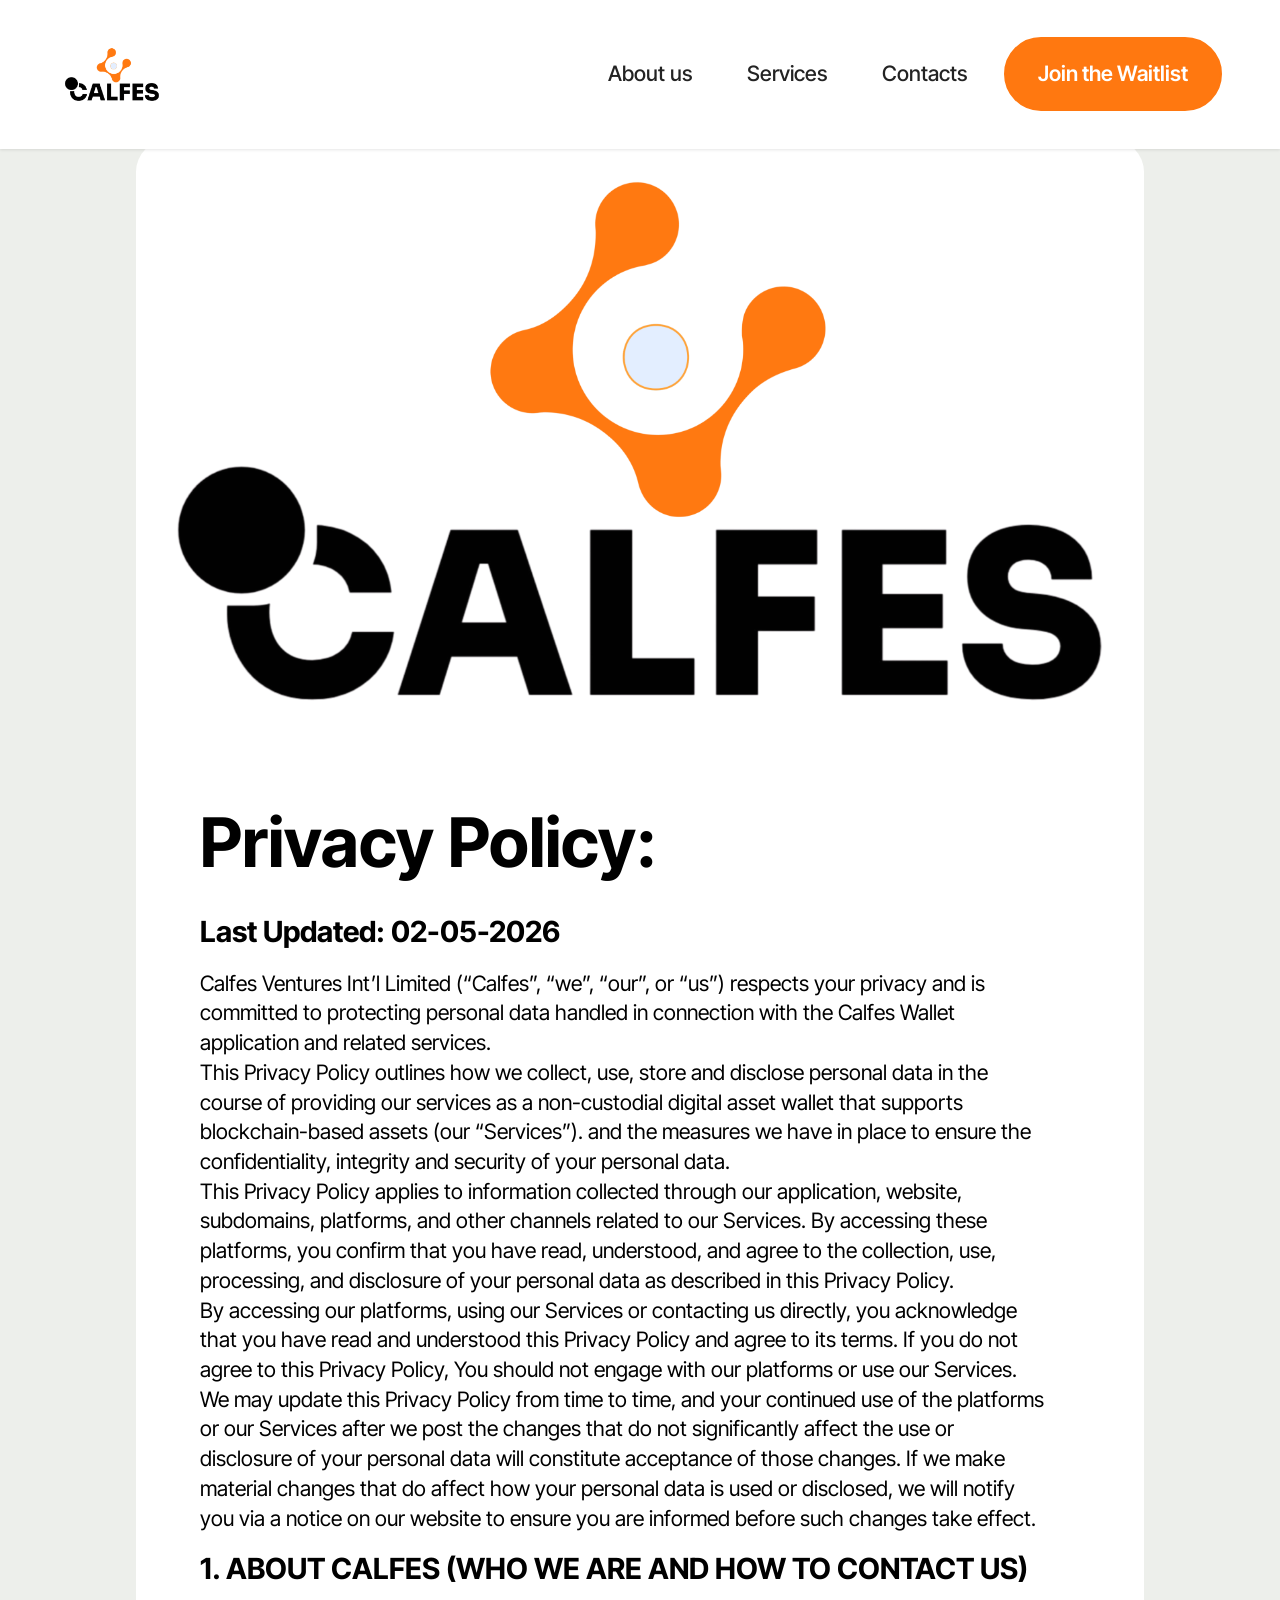
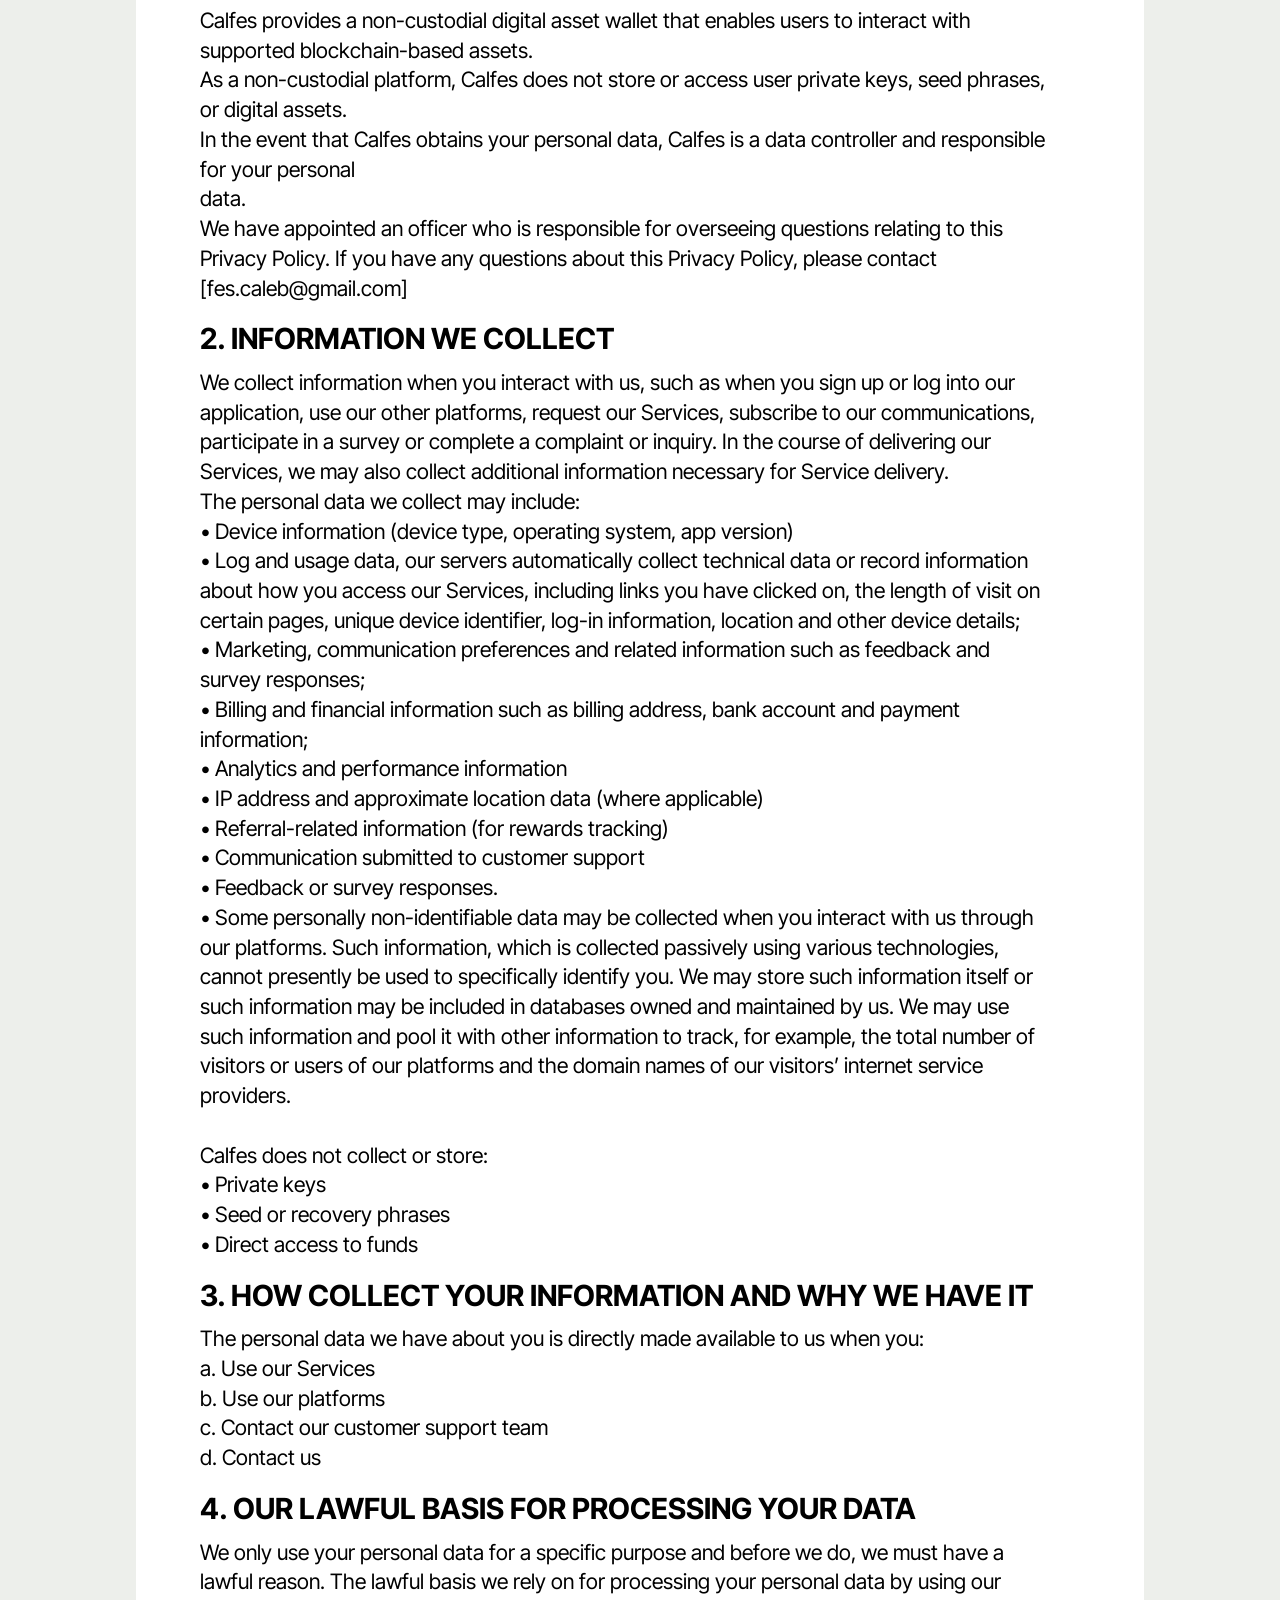
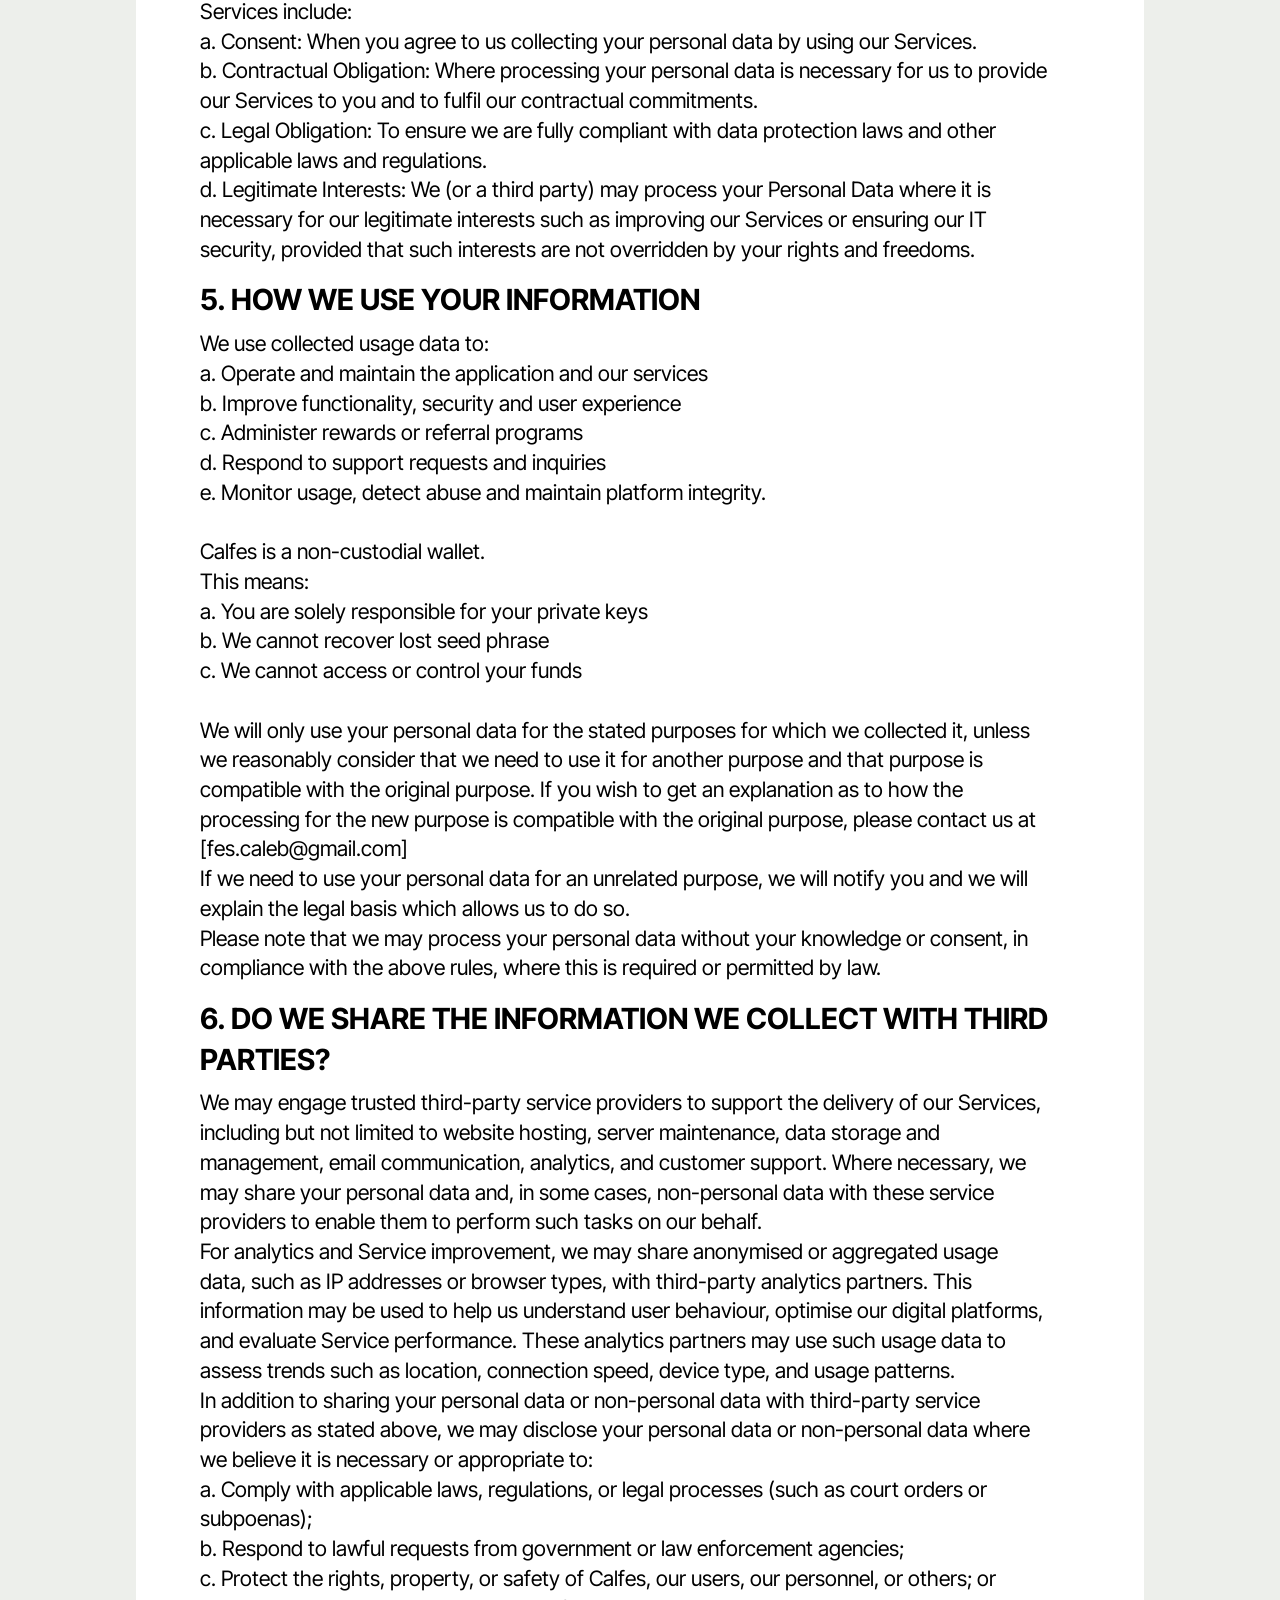
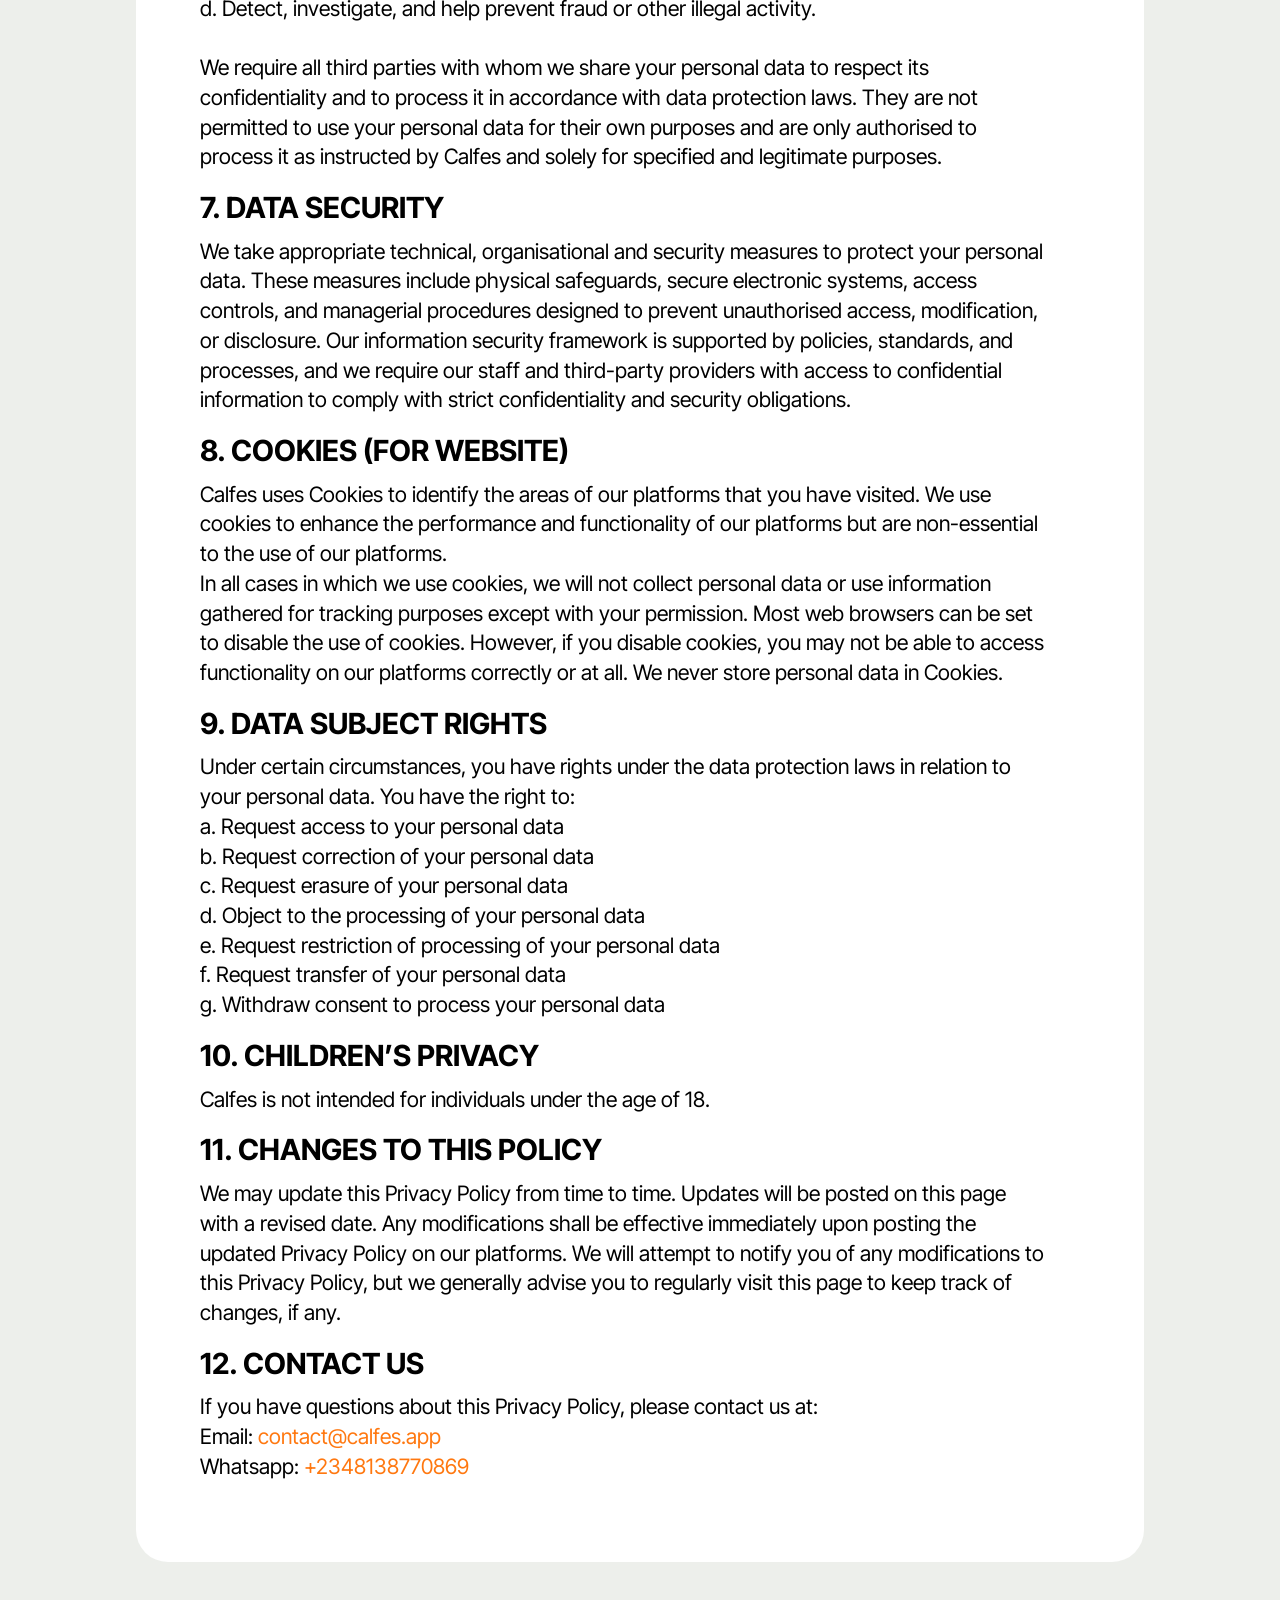
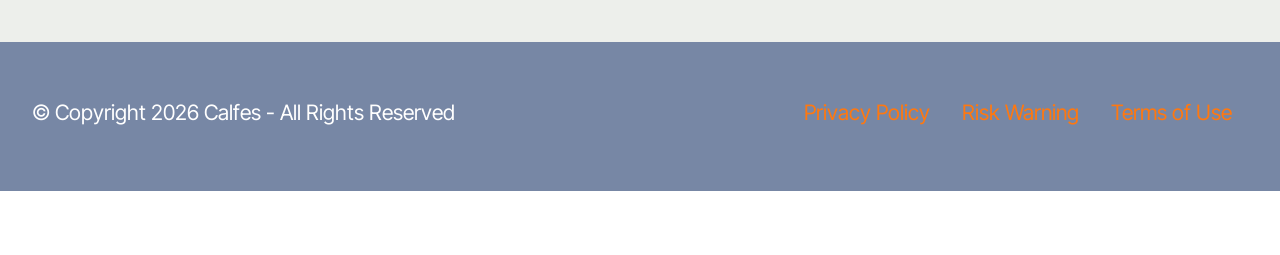
<file: privacypolicy.html>
<!DOCTYPE html>
<html  >
<head>
  <!-- Site made by IDCL Africa -->
  <meta charset="UTF-8">
  <meta http-equiv="X-UA-Compatible" content="IE=edge">
  <meta name="generator" content="Mobirise v6.1.12, mobirise.com">
  <meta name="viewport" content="width=device-width, initial-scale=1, minimum-scale=1">
  <link rel="shortcut icon" href="assets/images/calfes-blk.png" type="image/x-icon">
  <meta name="description" content="">
  
  
  <title>Privacy Policy</title>
  <link rel="stylesheet" href="assets/bootstrap/css/bootstrap.min.css">
  <link rel="stylesheet" href="assets/dropdown/css/style.css">
  <link rel="stylesheet" href="assets/socicon/css/styles.css">
  <link rel="stylesheet" href="assets/theme/css/style.css">
  <link rel="preload" href="https://fonts.googleapis.com/css?family=Inter+Tight:100,200,300,400,500,600,700,800,900,100i,200i,300i,400i,500i,600i,700i,800i,900i&display=swap" as="style" onload="this.onload=null;this.rel='stylesheet'">
  <noscript><link rel="stylesheet" href="https://fonts.googleapis.com/css?family=Inter+Tight:100,200,300,400,500,600,700,800,900,100i,200i,300i,400i,500i,600i,700i,800i,900i&display=swap"></noscript>
  <link rel="preload" as="style" href="assets/mobirise/css/mbr-additional.css?v=o91eUd"><link rel="stylesheet" href="assets/mobirise/css/mbr-additional.css?v=o91eUd" type="text/css">

  
  
  
</head>
<body>
  
  <section data-bs-version="5.1" class="menu menu1 cid-vhpEsGPoHD" once="menu" id="menu1-11">
    

    <nav class="navbar navbar-dropdown navbar-fixed-top navbar-expand-lg">
        <div class="container-fluid">
            <div class="navbar-brand">
                <span class="navbar-logo">
                    
                        <img src="assets/images/calfes-blk.png" alt="" style="height: 8rem;">
                    
                </span>
                
            </div>
            <button class="navbar-toggler" type="button" data-toggle="collapse" data-bs-toggle="collapse" data-target="#navbarSupportedContent" data-bs-target="#navbarSupportedContent" aria-controls="navbarNavAltMarkup" aria-expanded="false" aria-label="Toggle navigation">
                <div class="hamburger">
                    <span></span>
                    <span></span>
                    <span></span>
                    <span></span>
                </div>
            </button>
            <div class="collapse navbar-collapse" id="navbarSupportedContent">
                <ul class="navbar-nav nav-dropdown" data-app-modern-menu="true"><li class="nav-item"><a class="nav-link link text-black text-primary display-4" href="index.html#header1-i">
                            About us</a></li>
                    <li class="nav-item"><a class="nav-link link text-black text-primary display-4" href="index.html#features027-j">
                            Services</a></li>
                    <li class="nav-item"><a class="nav-link link text-black text-primary display-4" href="index.html#social02-w">Contacts</a>
                    </li></ul>
                
                <div class="navbar-buttons mbr-section-btn"><a class="btn btn-primary display-4" href="index.html#form01-1c" target="_blank">Join the Waitlist</a></div>
            </div>
        </div>
    </nav>
</section>

<section data-bs-version="5.1" class="article8 cid-vkkGrIxMSo" id="article08-19">
  

  
  
  <div class="container">
    <div class="row justify-content-center">
      <div class="card col-md-12 col-lg-10">
        <div class="card-wrapper">
          <div class="image-wrapper d-flex justify-content-center mb-4">
            <img src="assets/images/calfes-blk-1.png" alt="">
          </div>
          <div class="card-content-text">
            <h3 class="card-title mbr-fonts-style mbr-white mt-3 mb-4 display-1"><strong>Privacy Policy:</strong><strong><br></strong>
          </h3>
          <div class="row card-box align-left">
            <div class="item features-without-image col-12">
              <div class="item-wrapper">
                <h4 class="mbr-section-subtitle mbr-fonts-style mb-3 display-5"><strong>Last Updated: 02-05-2026</strong></h4>
                <p class="mbr-text mbr-fonts-style display-7">Calfes Ventures Int’l Limited (“Calfes”, “we”, “our”, or “us”) respects your privacy and is committed to protecting personal data handled in connection with the Calfes Wallet application and related services.
<br>This Privacy Policy outlines how we collect, use, store and disclose personal data in the course of providing our services as a non-custodial digital asset wallet that supports blockchain-based assets (our “Services”). and the measures we have in place to ensure the confidentiality, integrity and security of your personal data.
<br>This Privacy Policy applies to information collected through our application, website, subdomains, platforms, and other channels related to our Services. By accessing these platforms, you confirm that you have read, understood, and agree to the collection, use, processing, and disclosure of your personal data as described in this Privacy Policy.
<br>By accessing our platforms, using our Services or contacting us directly, you acknowledge that you have read and understood this Privacy Policy and agree to its terms. If you do not agree to this Privacy Policy, You should not engage with our platforms or use our Services. We may update this Privacy Policy from time to time, and your continued use of the platforms or our Services after we post the changes that do not significantly affect the use or disclosure of your personal data will constitute acceptance of those changes. If we make material changes that do affect how your personal data is used or disclosed, we will notify you via a notice on our website to ensure you are informed before such changes take effect.</p>
              </div>
            </div><div class="item features-without-image col-12">
              <div class="item-wrapper">
                <h4 class="mbr-section-subtitle mbr-fonts-style mb-3 display-5"><strong>1. ABOUT CALFES (WHO WE ARE AND HOW TO CONTACT US)</strong></h4>
                <p class="mbr-text mbr-fonts-style display-7">Calfes provides a non-custodial digital asset wallet that enables users to interact with supported blockchain-based assets.
<br>As a non-custodial platform, Calfes does not store or access user private keys, seed phrases, or digital assets.
<br>In the event that Calfes obtains your personal data, Calfes is a data controller and responsible for your personal
<br>data.
<br>We have appointed an officer who is responsible for overseeing questions relating to this Privacy Policy. If you have any questions about this Privacy Policy, please contact [fes.caleb@gmail.com]</p>
              </div>
            </div>
            <div class="item features-without-image col-12">
              <div class="item-wrapper">
                <h4 class="mbr-section-subtitle mbr-fonts-style display-5">
                  <strong>2. INFORMATION WE COLLECT</strong></h4>
                <p class="mbr-text mbr-fonts-style display-7">We collect information when you interact with us, such as when you sign up or log into our application, use our other platforms, request our Services, subscribe to our communications, participate in a survey or complete a complaint or inquiry. In the course of delivering our Services, we may also collect additional information necessary for Service delivery.
<br>The personal data we collect may include:<br>• Device information (device type, operating system, app version)
<br>• Log and usage data, our servers automatically collect technical data or record information about how you access our Services, including links you have clicked on, the length of visit on certain pages, unique device identifier, log-in information, location and other device details;
<br>• Marketing, communication preferences and related information such as feedback and survey responses;
<br>• Billing and financial information such as billing address, bank account and payment information;
<br>• Analytics and performance information
<br>• IP address and approximate location data (where applicable)
<br>• Referral-related information (for rewards tracking)
<br>• Communication submitted to customer support
<br>• Feedback or survey responses.
<br>• Some personally non-identifiable data may be collected when you interact with us through our platforms. Such information, which is collected passively using various technologies, cannot presently be used to specifically identify you. We may store such information itself or such information may be included in databases owned and maintained by us. We may use such information and pool it with other information to track, for example, the total number of visitors or users of our platforms and the domain names of our visitors’ internet service providers.
<br><br>Calfes does not collect or store:
<br>• Private keys
<br>• Seed or recovery phrases
<br>• Direct access to funds<br></p>
              </div>
            </div>
            <div class="item features-without-image col-12">
              <div class="item-wrapper">
                <h4 class="mbr-section-subtitle mbr-fonts-style display-5"><strong>3. HOW COLLECT YOUR INFORMATION AND WHY WE HAVE IT</strong></h4>
                <p class="mbr-text mbr-fonts-style display-7">The personal data we have about you is directly made available to us when you:
<br>a. Use our Services
<br>b. Use our platforms
<br>c. Contact our customer support team
<br>d. Contact us</p>
              </div>
            </div><div class="item features-without-image col-12">
              <div class="item-wrapper">
                <h4 class="mbr-section-subtitle mbr-fonts-style display-5"><strong>4. OUR LAWFUL BASIS FOR PROCESSING YOUR DATA</strong></h4>
                <p class="mbr-text mbr-fonts-style display-7">We only use your personal data for a specific purpose and before we do, we must have a lawful reason. The lawful basis we rely on for processing your personal data by using our Services include:
<br>a. Consent: When you agree to us collecting your personal data by using our Services.
<br>b. Contractual Obligation: Where processing your personal data is necessary for us to provide our Services to you and to fulfil our contractual commitments.
<br>c. Legal Obligation: To ensure we are fully compliant with data protection laws and other applicable laws and regulations.
<br>d. Legitimate Interests: We (or a third party) may process your Personal Data where it is necessary for our legitimate interests such as improving our Services or ensuring our IT security, provided that such interests are not overridden by your rights and freedoms.</p>
              </div>
            </div><div class="item features-without-image col-12">
              <div class="item-wrapper">
                <h4 class="mbr-section-subtitle mbr-fonts-style display-5"><strong>5. HOW WE USE YOUR INFORMATION</strong></h4>
                <p class="mbr-text mbr-fonts-style display-7">We use collected usage data to:
<br>a. Operate and maintain the application and our services
<br>b. Improve functionality, security and user experience
<br>c. Administer rewards or referral programs
<br>d. Respond to support requests and inquiries
<br>e. Monitor usage, detect abuse and maintain platform integrity.
<br><br>Calfes is a non-custodial wallet.
<br>This means:
<br>a. You are solely responsible for your private keys
<br>b. We cannot recover lost seed phrase
<br>c. We cannot access or control your funds<br>
<br>We will only use your personal data for the stated purposes for which we collected it, unless we reasonably consider that we need to use it for another purpose and that purpose is compatible with the original purpose. If you wish to get an explanation as to how the processing for the new purpose is compatible with the original purpose, please contact us at [fes.caleb@gmail.com]
<br>If we need to use your personal data for an unrelated purpose, we will notify you and we will explain the legal basis which allows us to do so.
<br>Please note that we may process your personal data without your knowledge or consent, in compliance with the above rules, where this is required or permitted by law.<br></p>
              </div>
            </div><div class="item features-without-image col-12">
              <div class="item-wrapper">
                <h4 class="mbr-section-subtitle mbr-fonts-style display-5"><strong>6. DO WE SHARE THE INFORMATION WE COLLECT WITH THIRD PARTIES?</strong></h4>
                <p class="mbr-text mbr-fonts-style display-7">We may engage trusted third-party service providers to support the delivery of our Services, including but not limited to website hosting, server maintenance, data storage and management, email communication, analytics, and customer support. Where necessary, we may share your personal data and, in some cases, non-personal data with these service providers to enable them to perform such tasks on our behalf.
<br>For analytics and Service improvement, we may share anonymised or aggregated usage data, such as IP addresses or browser types, with third-party analytics partners. This information may be used to help us understand user behaviour, optimise our digital platforms, and evaluate Service performance. These analytics partners may use such usage data to assess trends such as location, connection speed, device type, and usage patterns.
<br>In addition to sharing your personal data or non-personal data with third-party service providers as stated above, we may disclose your personal data or non-personal data where we believe it is necessary or appropriate to:
<br>a. Comply with applicable laws, regulations, or legal processes (such as court orders or subpoenas);
<br>b. Respond to lawful requests from government or law enforcement agencies;
<br>c. Protect the rights, property, or safety of Calfes, our users, our personnel, or others; or
<br>d. Detect, investigate, and help prevent fraud or other illegal activity.
<br><br>We require all third parties with whom we share your personal data to respect its confidentiality and to process it in accordance with data protection laws. They are not permitted to use your personal data for their own purposes and are only authorised to process it as instructed by Calfes and solely for specified and legitimate purposes.<br></p>
              </div>
            </div><div class="item features-without-image col-12">
              <div class="item-wrapper">
                <h4 class="mbr-section-subtitle mbr-fonts-style display-5"><strong>7. DATA SECURITY</strong></h4>
                <p class="mbr-text mbr-fonts-style display-7">We take appropriate technical, organisational and security measures to protect your personal data. These measures include physical safeguards, secure electronic systems, access controls, and managerial procedures designed to prevent unauthorised access, modification, or disclosure. Our information security framework is supported by policies, standards, and processes, and we require our staff and third-party providers with access to confidential information to comply with strict confidentiality and security obligations.<br></p>
              </div>
            </div><div class="item features-without-image col-12">
              <div class="item-wrapper">
                <h4 class="mbr-section-subtitle mbr-fonts-style display-5"><strong>8. COOKIES (FOR WEBSITE)</strong></h4>
                <p class="mbr-text mbr-fonts-style display-7">Calfes uses Cookies to identify the areas of our platforms that you have visited. We use cookies to enhance the performance and functionality of our platforms but are non-essential to the use of our platforms.
<br>In all cases in which we use cookies, we will not collect personal data or use information gathered for tracking purposes except with your permission. Most web browsers can be set to disable the use of cookies. However, if you disable cookies, you may not be able to access functionality on our platforms correctly or at all. We never store personal data in Cookies.<br></p>
              </div>
            </div><div class="item features-without-image col-12">
              <div class="item-wrapper">
                <h4 class="mbr-section-subtitle mbr-fonts-style display-5"><strong>9. DATA SUBJECT RIGHTS</strong></h4>
                <p class="mbr-text mbr-fonts-style display-7">Under certain circumstances, you have rights under the data protection laws in relation to your personal data. You have the right to:
<br>a. Request access to your personal data
<br>b. Request correction of your personal data
<br>c. Request erasure of your personal data
<br>d. Object to the processing of your personal data
<br>e. Request restriction of processing of your personal data
<br>f. Request transfer of your personal data
<br>g. Withdraw consent to process your personal data<br></p>
              </div>
            </div><div class="item features-without-image col-12">
              <div class="item-wrapper">
                <h4 class="mbr-section-subtitle mbr-fonts-style display-5"><strong>10. CHILDREN’S PRIVACY</strong></h4>
                <p class="mbr-text mbr-fonts-style display-7">Calfes is not intended for individuals under the age of 18.<br></p>
              </div>
            </div><div class="item features-without-image col-12">
              <div class="item-wrapper">
                <h4 class="mbr-section-subtitle mbr-fonts-style display-5"><strong>11. CHANGES TO THIS POLICY</strong></h4>
                <p class="mbr-text mbr-fonts-style display-7">We may update this Privacy Policy from time to time. Updates will be posted on this page with a revised date. Any modifications shall be effective immediately upon posting the updated Privacy Policy on our platforms. We will attempt to notify you of any modifications to this Privacy Policy, but we generally advise you to regularly visit this page to keep track of changes, if any.<br></p>
              </div>
            </div><div class="item features-without-image col-12">
              <div class="item-wrapper">
                <h4 class="mbr-section-subtitle mbr-fonts-style display-5"><strong>12. CONTACT US</strong></h4>
                <p class="mbr-text mbr-fonts-style display-7">If you have questions about this Privacy Policy, please contact us at:
<br>Email: <a href="mailto:contact@calfes.app" class="text-primary">contact@calfes.app</a>
<br>Whatsapp: <a href="https://wa.me/2348138770869" class="text-primary">+2348138770869</a><br></p>
              </div>
            </div>

            
          </div>
          </div>
        </div>
      </div>
    </div>
  </div>
</section>

<section data-bs-version="5.1" class="footer2 cid-vjSi1VwbHP" once="footers" id="footer02-12">
    

    
    

    <div class="container">
        <div class="row">
            <div class="col-12 col-lg-6 center mt-2 mb-3">
                <p class="mbr-fonts-style copyright mb-0 display-7">
                    © Copyright 2026 Calfes - All Rights Reserved
                </p>
            </div>
            <div class="col-12 col-lg-6 center">
                <div class="row-links mt-2 mb-3">
                    <ul class="row-links-soc">
                        
                        
                        
                        
                    <li class="row-links-soc-item mbr-fonts-style display-7"><a href="privacypolicy.html#article08-19" class="text-primary" target="_blank">Privacy Policy</a></li><li class="row-links-soc-item mbr-fonts-style display-7"><a href="riskwarning.html#article08-1a" class="text-primary" target="_blank">Risk Warning</a></li><li class="row-links-soc-item mbr-fonts-style display-7"><a href="termsofuse.html#article08-1b" class="text-primary" target="_blank">Terms of Use</a></li></ul>
                </div>
            </div>
        </div>
    </div>
</section><section class="display-7" style="padding: 0;align-items: center;justify-content: center;flex-wrap: wrap;    align-content: center;display: flex;position: relative;height: 4rem;"><a href="" style="flex: 1 1;height: 4rem;position: absolute;width: 100%;z-index: 1;"><img alt="" style="height: 4rem;" src="[data-uri]"></a><p style="margin: 0;text-align: center;" class="display-7">&#8204;</p><a style="z-index:1" href=""></a></section><script src="assets/bootstrap/js/bootstrap.bundle.min.js"></script>  <script src="assets/smoothscroll/smooth-scroll.js"></script>  <script src="assets/ytplayer/index.js"></script>  <script src="assets/dropdown/js/navbar-dropdown.js"></script>  <script src="assets/theme/js/script.js"></script>  
  
  
</body>
</html>
</file>
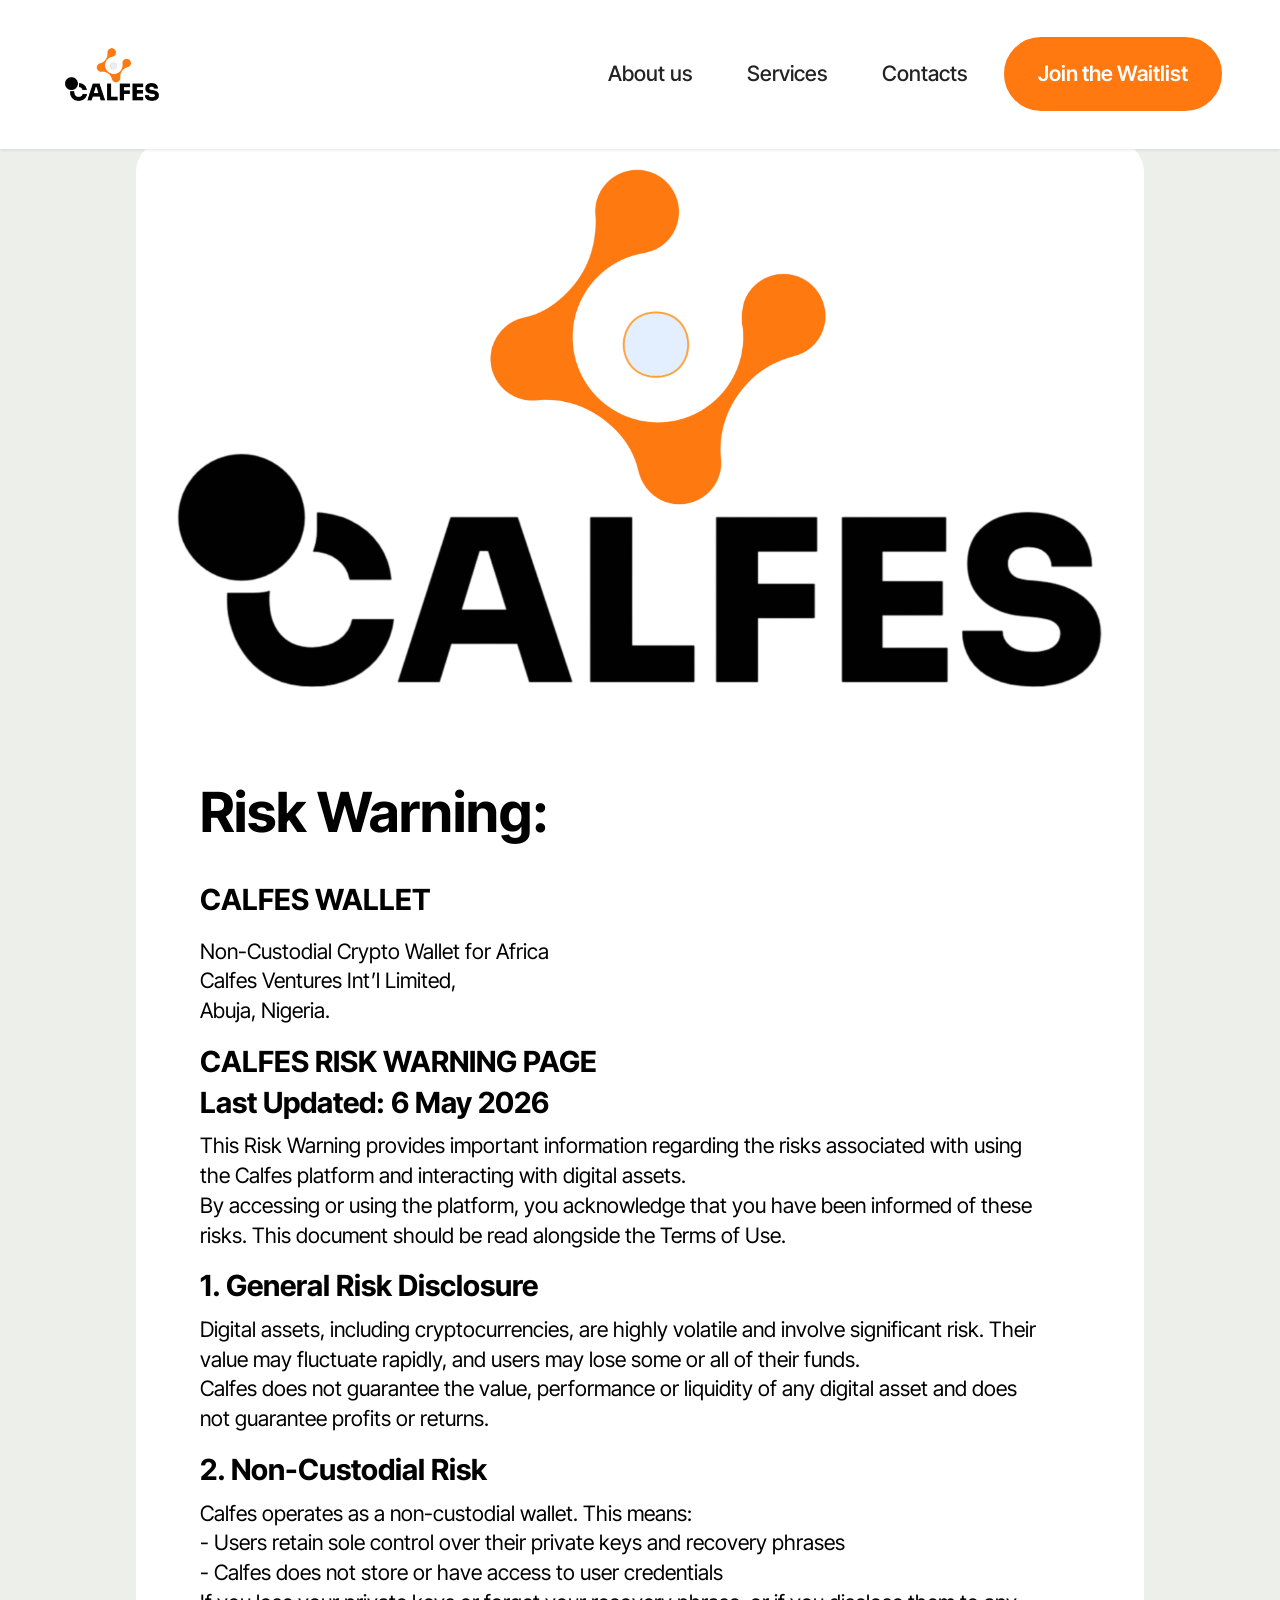
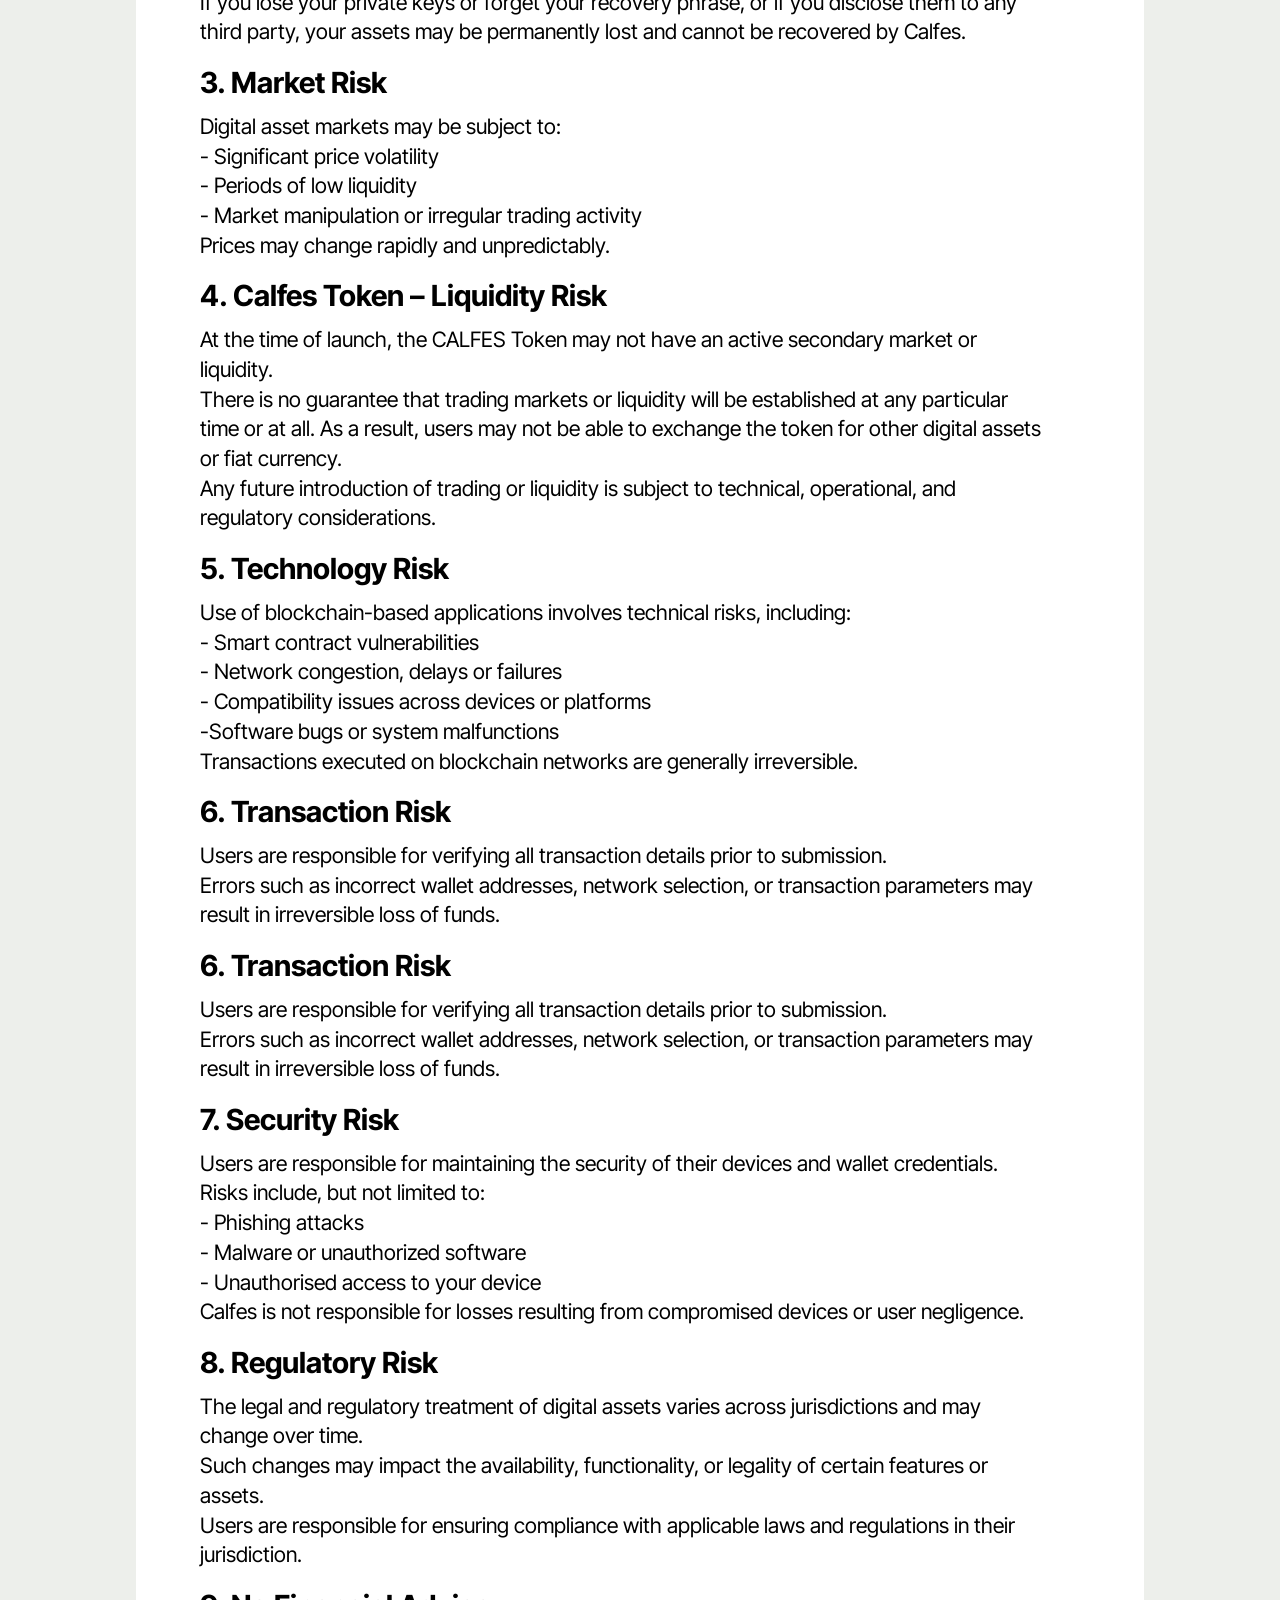
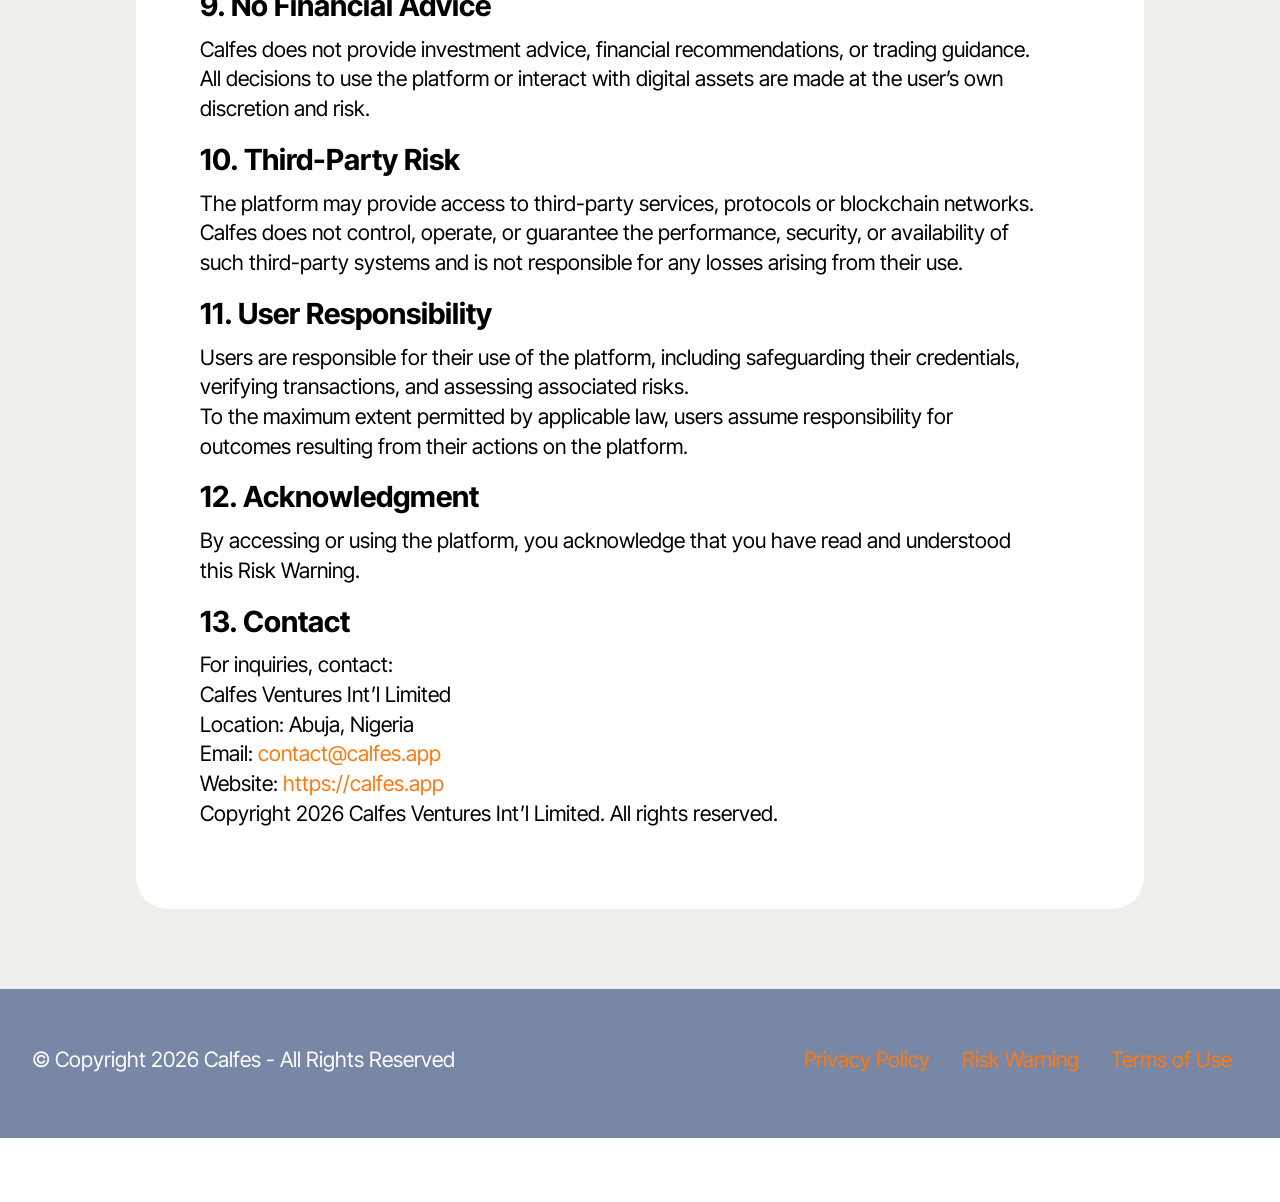
<file: riskwarning.html>
<!DOCTYPE html>
<html  >
<head>
  <!-- Site made By IDCL Africa-->
  <meta charset="UTF-8">
  <meta http-equiv="X-UA-Compatible" content="IE=edge">
  <meta name="generator" content="Mobirise v6.1.12, mobirise.com">
  <meta name="viewport" content="width=device-width, initial-scale=1, minimum-scale=1">
  <link rel="shortcut icon" href="assets/images/calfes-blk.png" type="image/x-icon">
  <meta name="description" content="">
  
  
  <title>Risk Warning</title>
  <link rel="stylesheet" href="assets/bootstrap/css/bootstrap.min.css">
  <link rel="stylesheet" href="assets/dropdown/css/style.css">
  <link rel="stylesheet" href="assets/socicon/css/styles.css">
  <link rel="stylesheet" href="assets/theme/css/style.css">
  <link rel="preload" href="https://fonts.googleapis.com/css?family=Inter+Tight:100,200,300,400,500,600,700,800,900,100i,200i,300i,400i,500i,600i,700i,800i,900i&display=swap" as="style" onload="this.onload=null;this.rel='stylesheet'">
  <noscript><link rel="stylesheet" href="https://fonts.googleapis.com/css?family=Inter+Tight:100,200,300,400,500,600,700,800,900,100i,200i,300i,400i,500i,600i,700i,800i,900i&display=swap"></noscript>
  <link rel="preload" as="style" href="assets/mobirise/css/mbr-additional.css?v=uzLFTq"><link rel="stylesheet" href="assets/mobirise/css/mbr-additional.css?v=uzLFTq" type="text/css">

  
  
  
</head>
<body>
  
  <section data-bs-version="5.1" class="menu menu1 cid-vhpEsGPoHD" once="menu" id="menu1-13">
    

    <nav class="navbar navbar-dropdown navbar-fixed-top navbar-expand-lg">
        <div class="container-fluid">
            <div class="navbar-brand">
                <span class="navbar-logo">
                    
                        <img src="assets/images/calfes-blk.png" alt="" style="height: 8rem;">
                    
                </span>
                
            </div>
            <button class="navbar-toggler" type="button" data-toggle="collapse" data-bs-toggle="collapse" data-target="#navbarSupportedContent" data-bs-target="#navbarSupportedContent" aria-controls="navbarNavAltMarkup" aria-expanded="false" aria-label="Toggle navigation">
                <div class="hamburger">
                    <span></span>
                    <span></span>
                    <span></span>
                    <span></span>
                </div>
            </button>
            <div class="collapse navbar-collapse" id="navbarSupportedContent">
                <ul class="navbar-nav nav-dropdown" data-app-modern-menu="true"><li class="nav-item"><a class="nav-link link text-black text-primary display-4" href="index.html#header1-i">
                            About us</a></li>
                    <li class="nav-item"><a class="nav-link link text-black text-primary display-4" href="index.html#features027-j">
                            Services</a></li>
                    <li class="nav-item"><a class="nav-link link text-black text-primary display-4" href="index.html#social02-w">Contacts</a>
                    </li></ul>
                
                <div class="navbar-buttons mbr-section-btn"><a class="btn btn-primary display-4" href="index.html#form01-1c" target="_blank">Join the Waitlist</a></div>
            </div>
        </div>
    </nav>
</section>

<section data-bs-version="5.1" class="article8 cid-vkkWZer3Rw" id="article08-1a">
  

  
  
  <div class="container">
    <div class="row justify-content-center">
      <div class="card col-md-12 col-lg-10">
        <div class="card-wrapper">
          <div class="image-wrapper d-flex justify-content-center mb-4">
            <img src="assets/images/calfes-blk-2.png" alt="">
          </div>
          <div class="card-content-text">
            <h3 class="card-title mbr-fonts-style mbr-white mt-3 mb-4 display-2">
            <strong>Risk Warning:</strong>
          </h3>
          <div class="row card-box align-left">
            <div class="item features-without-image col-12">
              <div class="item-wrapper">
                <h4 class="mbr-section-subtitle mbr-fonts-style mb-3 display-5"><strong>CALFES WALLET</strong></h4>
                <p class="mbr-text mbr-fonts-style display-7">Non-Custodial Crypto Wallet for Africa
<br>Calfes Ventures Int’l Limited,
<br>Abuja, Nigeria.<br></p>
              </div>
            </div>
            <div class="item features-without-image col-12">
              <div class="item-wrapper">
                <h4 class="mbr-section-subtitle mbr-fonts-style display-5"><strong>CALFES RISK WARNING PAGE
</strong><div><strong>Last Updated: 6 May 2026</strong></div></h4>
                <p class="mbr-text mbr-fonts-style display-7">This Risk Warning provides important information regarding the risks associated with using the Calfes platform and interacting with digital assets.
<br>By accessing or using the platform, you acknowledge that you have been informed of these risks. This document should be read alongside the Terms of Use.</p>
              </div>
            </div>
            <div class="item features-without-image col-12">
              <div class="item-wrapper">
                <h4 class="mbr-section-subtitle mbr-fonts-style display-5"><strong>1. General Risk Disclosure</strong></h4>
                <p class="mbr-text mbr-fonts-style display-7">Digital assets, including cryptocurrencies, are highly volatile and involve significant risk. Their value may fluctuate rapidly, and users may lose some or all of their funds.
<br>Calfes does not guarantee the value, performance or liquidity of any digital asset and does not guarantee profits or returns.</p>
              </div>
            </div><div class="item features-without-image col-12">
              <div class="item-wrapper">
                <h4 class="mbr-section-subtitle mbr-fonts-style display-5"><strong>2. Non-Custodial Risk</strong></h4>
                <p class="mbr-text mbr-fonts-style display-7">Calfes operates as a non-custodial wallet. This means:
<br>- Users retain sole control over their private keys and recovery phrases
<br>- Calfes does not store or have access to user credentials
<br>If you lose your private keys or forget your recovery phrase, or if you disclose them to any third party, your assets may be permanently lost and cannot be recovered by Calfes.</p>
              </div>
            </div><div class="item features-without-image col-12">
              <div class="item-wrapper">
                <h4 class="mbr-section-subtitle mbr-fonts-style display-5"><strong>3. Market Risk</strong></h4>
                <p class="mbr-text mbr-fonts-style display-7">Digital asset markets may be subject to:
<br>- Significant price volatility
<br>- Periods of low liquidity
<br>- Market manipulation or irregular trading activity
<br>Prices may change rapidly and unpredictably.</p>
              </div>
            </div><div class="item features-without-image col-12">
              <div class="item-wrapper">
                <h4 class="mbr-section-subtitle mbr-fonts-style display-5"><strong>4. Calfes Token – Liquidity Risk</strong></h4>
                <p class="mbr-text mbr-fonts-style display-7">At the time of launch, the CALFES Token may not have an active secondary market or liquidity.
<br>There is no guarantee that trading markets or liquidity will be established at any particular time or at all. As a result, users may not be able to exchange the token for other digital assets or fiat currency.
<br>Any future introduction of trading or liquidity is subject to technical, operational, and regulatory considerations.</p>
              </div>
            </div><div class="item features-without-image col-12">
              <div class="item-wrapper">
                <h4 class="mbr-section-subtitle mbr-fonts-style display-5"><strong>5. Technology Risk</strong></h4>
                <p class="mbr-text mbr-fonts-style display-7">Use of blockchain-based applications involves technical risks, including:
<br>- Smart contract vulnerabilities
<br>- Network congestion, delays or failures
<br>- Compatibility issues across devices or platforms
<br>-Software bugs or system malfunctions
<br>Transactions executed on blockchain networks are generally irreversible.</p>
              </div>
            </div><div class="item features-without-image col-12">
              <div class="item-wrapper">
                <h4 class="mbr-section-subtitle mbr-fonts-style display-5"><strong>6. Transaction Risk</strong></h4>
                <p class="mbr-text mbr-fonts-style display-7">Users are responsible for verifying all transaction details prior to submission.
<br>Errors such as incorrect wallet addresses, network selection, or transaction parameters may result in irreversible loss of funds.</p>
              </div>
            </div><div class="item features-without-image col-12">
              <div class="item-wrapper">
                <h4 class="mbr-section-subtitle mbr-fonts-style display-5"><strong>6. Transaction Risk</strong></h4>
                <p class="mbr-text mbr-fonts-style display-7">Users are responsible for verifying all transaction details prior to submission.
<br>Errors such as incorrect wallet addresses, network selection, or transaction parameters may result in irreversible loss of funds.</p>
              </div>
            </div><div class="item features-without-image col-12">
              <div class="item-wrapper">
                <h4 class="mbr-section-subtitle mbr-fonts-style display-5"><strong>7. Security Risk</strong></h4>
                <p class="mbr-text mbr-fonts-style display-7">Users are responsible for maintaining the security of their devices and wallet credentials.
<br>Risks include, but not limited to:<br>- Phishing attacks
<br>- Malware or unauthorized software
<br>- Unauthorised access to your device
<br>Calfes is not responsible for losses resulting from compromised devices or user negligence.</p>
              </div>
            </div><div class="item features-without-image col-12">
              <div class="item-wrapper">
                <h4 class="mbr-section-subtitle mbr-fonts-style display-5"><strong>8. Regulatory Risk</strong></h4>
                <p class="mbr-text mbr-fonts-style display-7">The legal and regulatory treatment of digital assets varies across jurisdictions and may change over time.
<br>Such changes may impact the availability, functionality, or legality of certain features or assets.
<br>Users are responsible for ensuring compliance with applicable laws and regulations in their jurisdiction.</p>
              </div>
            </div><div class="item features-without-image col-12">
              <div class="item-wrapper">
                <h4 class="mbr-section-subtitle mbr-fonts-style display-5"><strong>9. No Financial Advice</strong></h4>
                <p class="mbr-text mbr-fonts-style display-7">Calfes does not provide investment advice, financial recommendations, or trading guidance.
<br>All decisions to use the platform or interact with digital assets are made at the user’s own discretion and risk.</p>
              </div>
            </div><div class="item features-without-image col-12">
              <div class="item-wrapper">
                <h4 class="mbr-section-subtitle mbr-fonts-style display-5"><strong>10. Third-Party Risk</strong></h4>
                <p class="mbr-text mbr-fonts-style display-7">The platform may provide access to third-party services, protocols or blockchain networks.
<br>Calfes does not control, operate, or guarantee the performance, security, or availability of such third-party systems and is not responsible for any losses arising from their use.</p>
              </div>
            </div><div class="item features-without-image col-12">
              <div class="item-wrapper">
                <h4 class="mbr-section-subtitle mbr-fonts-style display-5"><strong>11. User Responsibility</strong></h4>
                <p class="mbr-text mbr-fonts-style display-7">Users are responsible for their use of the platform, including safeguarding their credentials, verifying transactions, and assessing associated risks.
<br>To the maximum extent permitted by applicable law, users assume responsibility for outcomes resulting from their actions on the platform.&nbsp;<br></p>
              </div>
            </div><div class="item features-without-image col-12">
              <div class="item-wrapper">
                <h4 class="mbr-section-subtitle mbr-fonts-style display-5"><strong>12. Acknowledgment</strong></h4>
                <p class="mbr-text mbr-fonts-style display-7">By accessing or using the platform, you acknowledge that you have read and understood this Risk Warning.&nbsp;<br></p>
              </div>
            </div><div class="item features-without-image col-12">
              <div class="item-wrapper">
                <h4 class="mbr-section-subtitle mbr-fonts-style display-5"><div><strong>13. Contact</strong></div></h4>
                <p class="mbr-text mbr-fonts-style display-7">For inquiries, contact:
<br>Calfes Ventures Int’l Limited
<br>Location: Abuja, Nigeria
<br>Email: <a href="mailto:contact@calfes.app" class="text-primary">contact@calfes.app</a>
<br>Website: <a href="https://calfes.app" class="text-primary" target="_blank">https://calfes.app</a>
<br>Copyright 2026 Calfes Ventures Int’l Limited. All rights reserved.<br></p>
              </div>
            </div>

            
          </div>
          </div>
        </div>
      </div>
    </div>
  </div>
</section>

<section data-bs-version="5.1" class="footer2 cid-vjSi1VwbHP" once="footers" id="footer02-14">
    

    
    

    <div class="container">
        <div class="row">
            <div class="col-12 col-lg-6 center mt-2 mb-3">
                <p class="mbr-fonts-style copyright mb-0 display-7">
                    © Copyright 2026 Calfes - All Rights Reserved
                </p>
            </div>
            <div class="col-12 col-lg-6 center">
                <div class="row-links mt-2 mb-3">
                    <ul class="row-links-soc">
                        
                        
                        
                        
                    <li class="row-links-soc-item mbr-fonts-style display-7"><a href="privacypolicy.html#article08-19" class="text-primary" target="_blank">Privacy Policy</a></li><li class="row-links-soc-item mbr-fonts-style display-7"><a href="riskwarning.html#article08-1a" class="text-primary" target="_blank">Risk Warning</a></li><li class="row-links-soc-item mbr-fonts-style display-7"><a href="termsofuse.html#article08-1b" class="text-primary" target="_blank">Terms of Use</a></li></ul>
                </div>
            </div>
        </div>
    </div>
</section><section class="display-7" style="padding: 0;align-items: center;justify-content: center;flex-wrap: wrap;    align-content: center;display: flex;position: relative;height: 4rem;"><a href="" style="flex: 1 1;height: 4rem;position: absolute;width: 100%;z-index: 1;"><img alt="" style="height: 4rem;" src="[data-uri]"></a><p style="margin: 0;text-align: center;" class="display-7">&#8204;</p><a style="z-index:1" href=""></a></section><script src="assets/bootstrap/js/bootstrap.bundle.min.js"></script>  <script src="assets/smoothscroll/smooth-scroll.js"></script>  <script src="assets/ytplayer/index.js"></script>  <script src="assets/dropdown/js/navbar-dropdown.js"></script>  <script src="assets/theme/js/script.js"></script>  
  
  
</body>
</html>
</file>
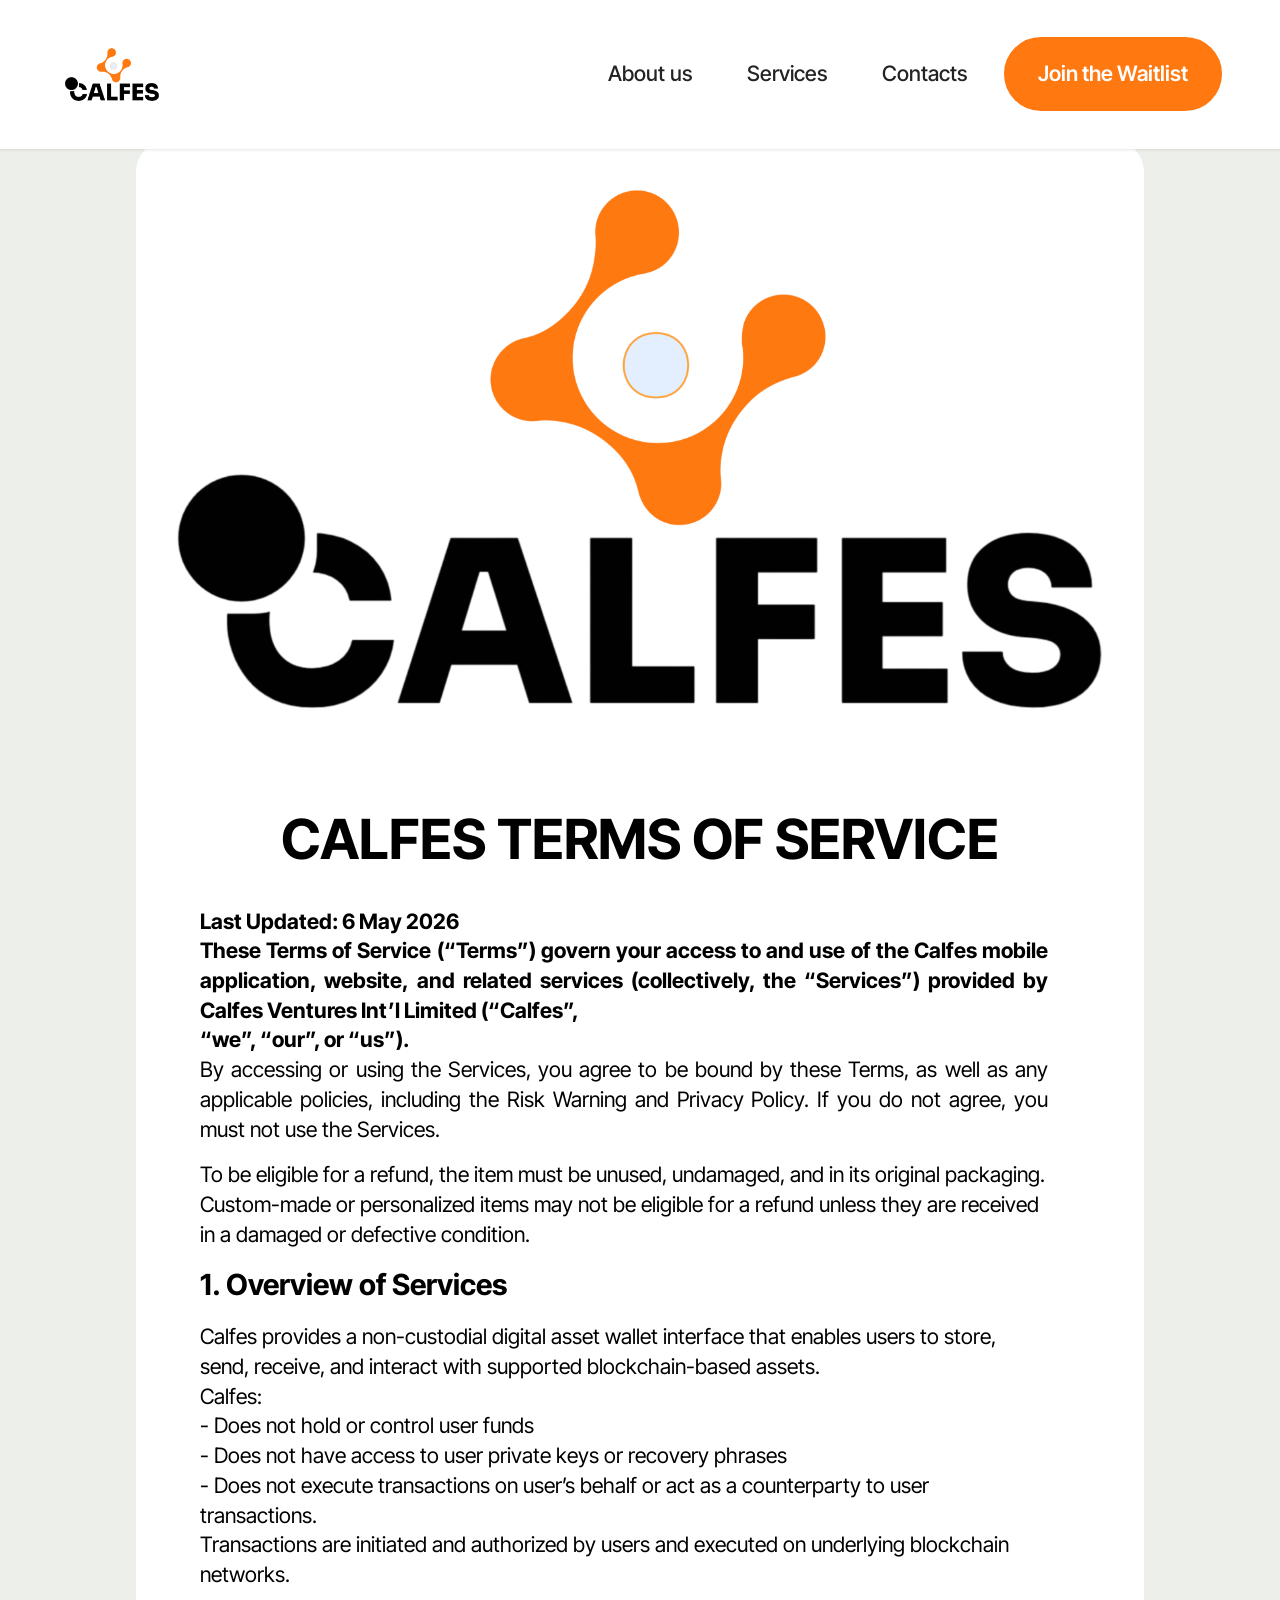
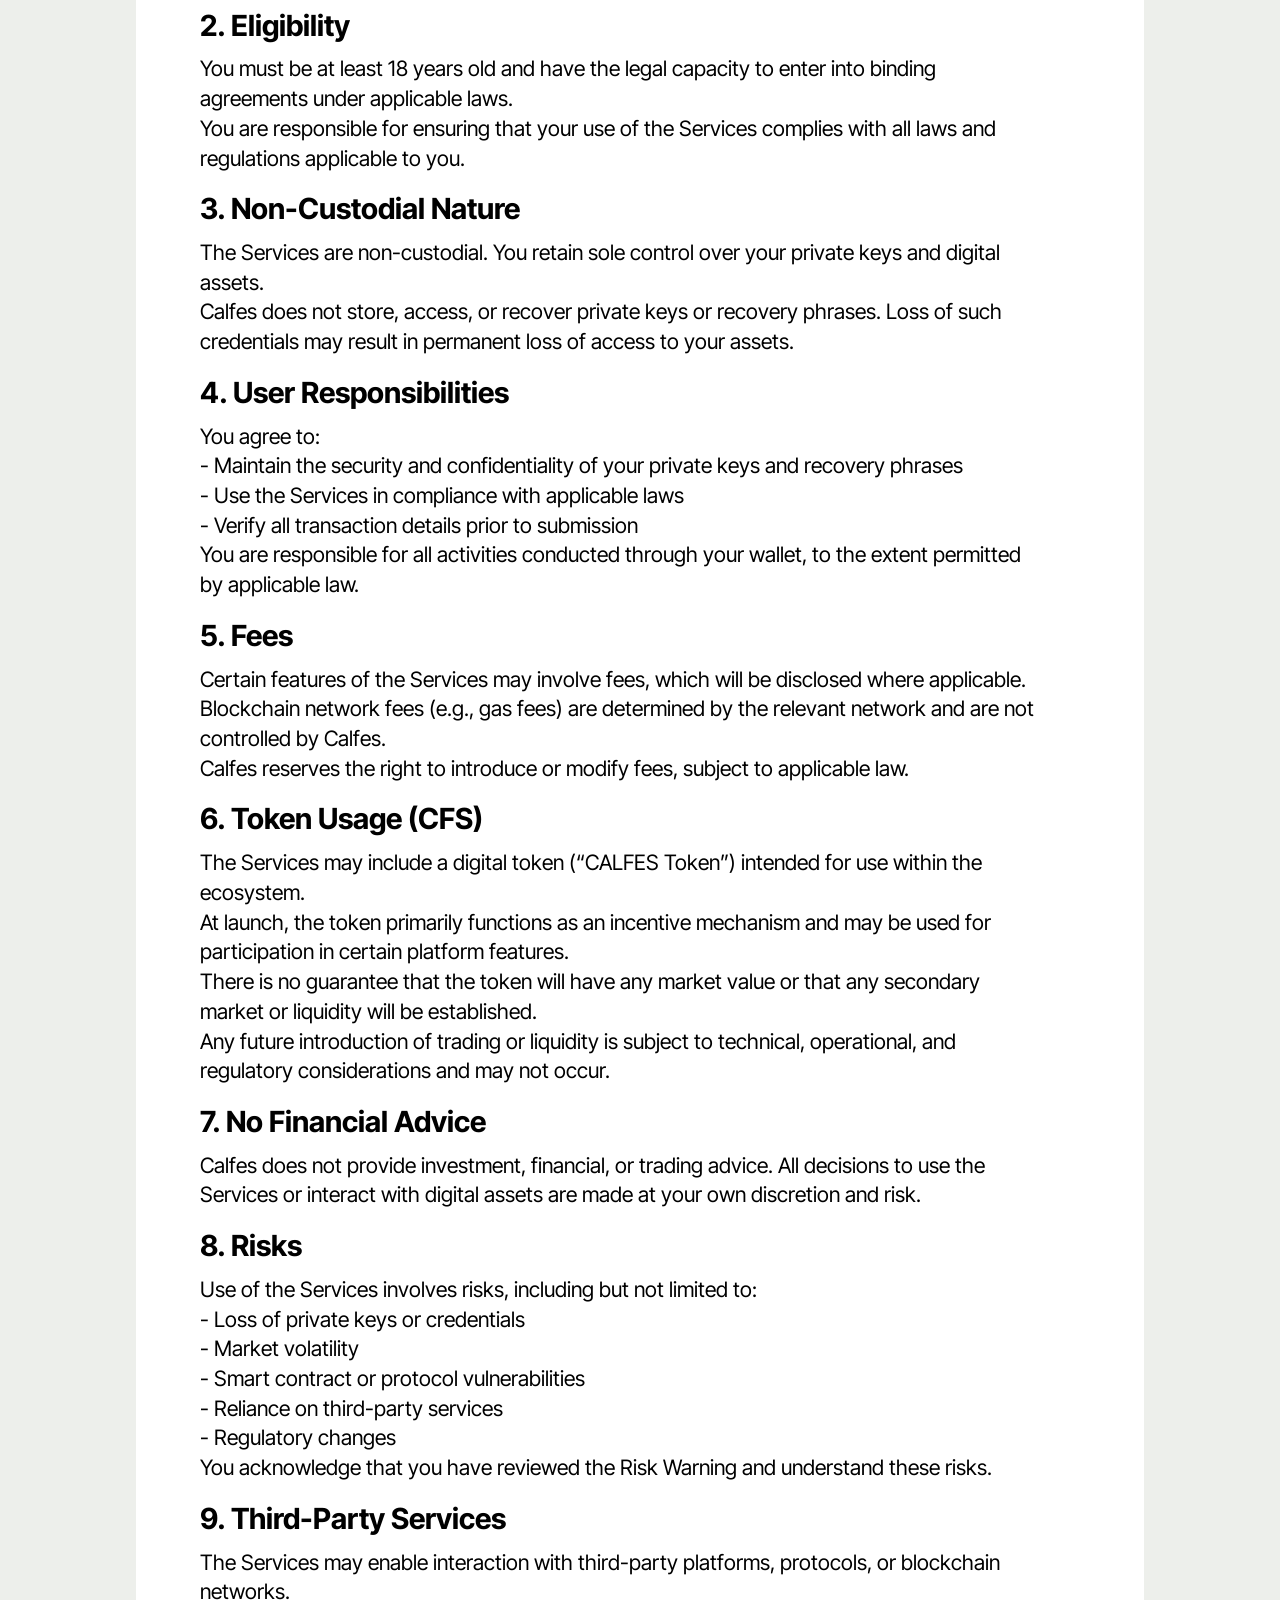
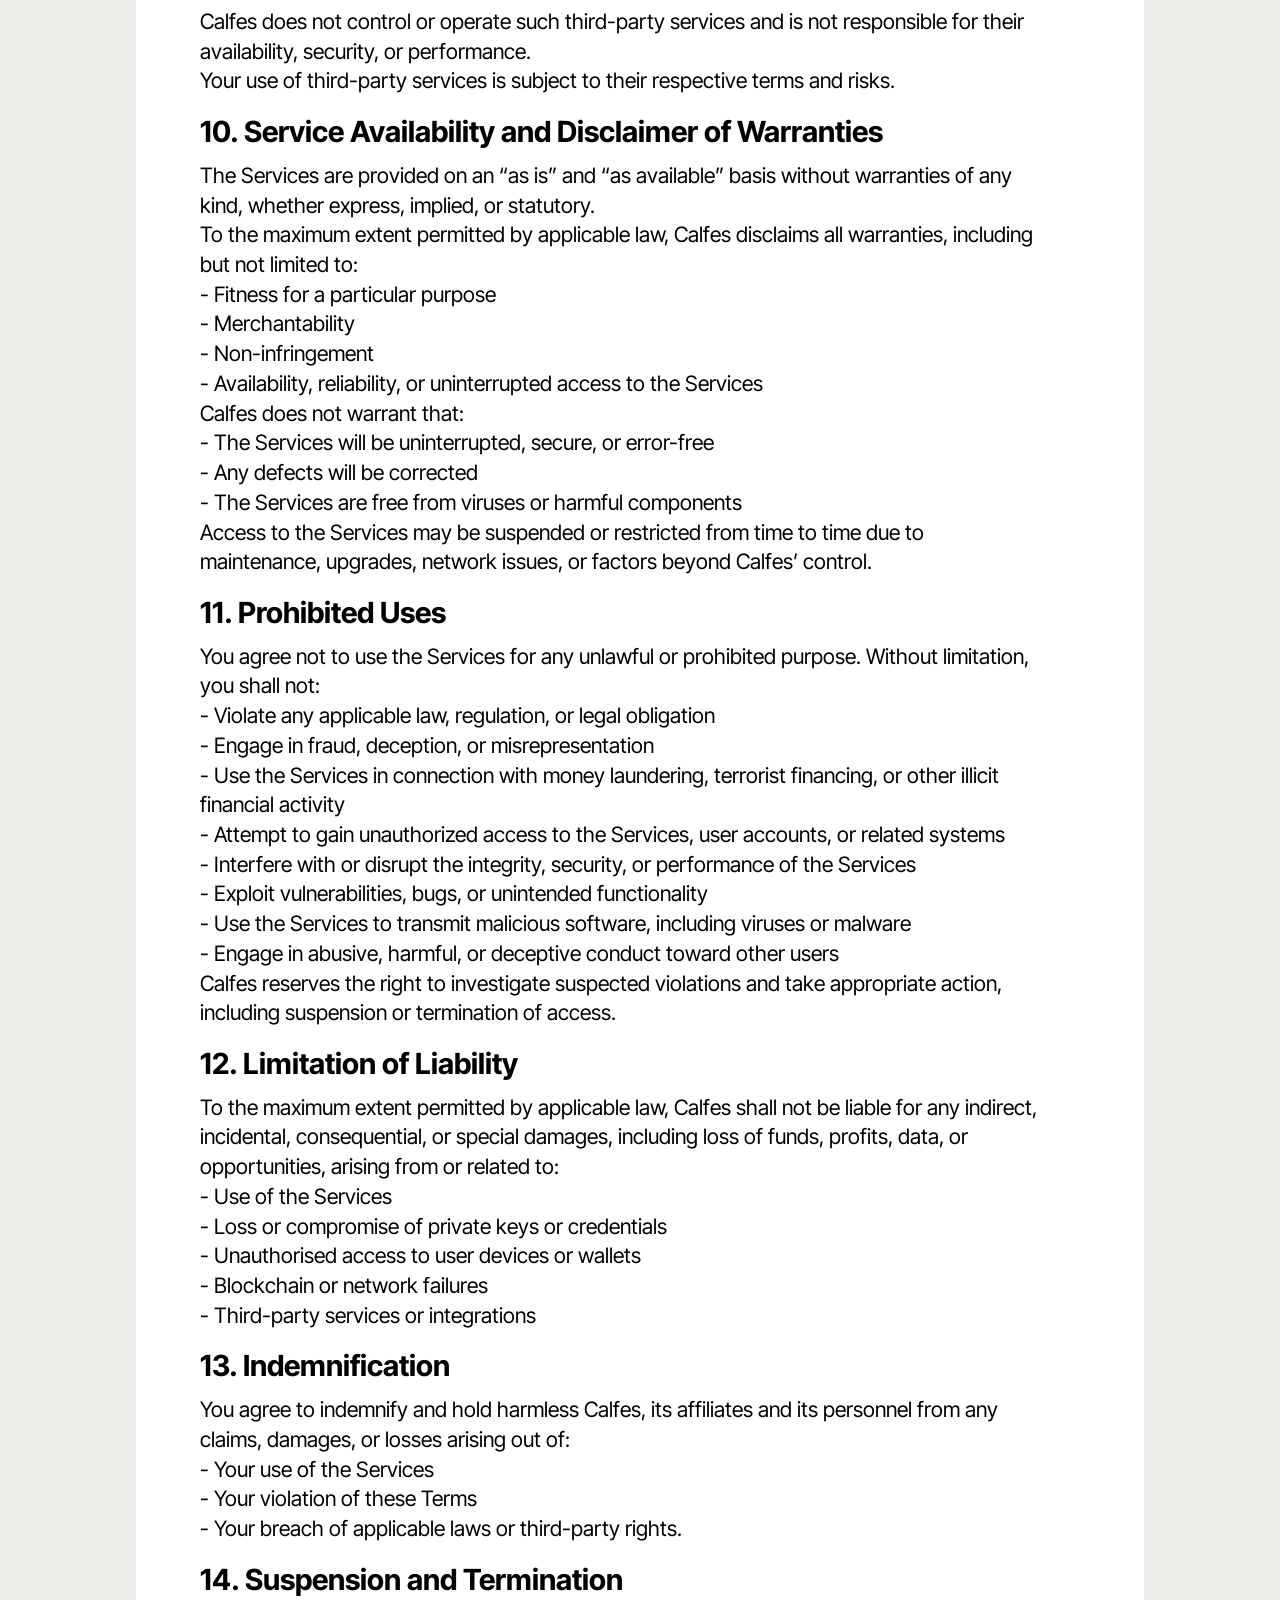
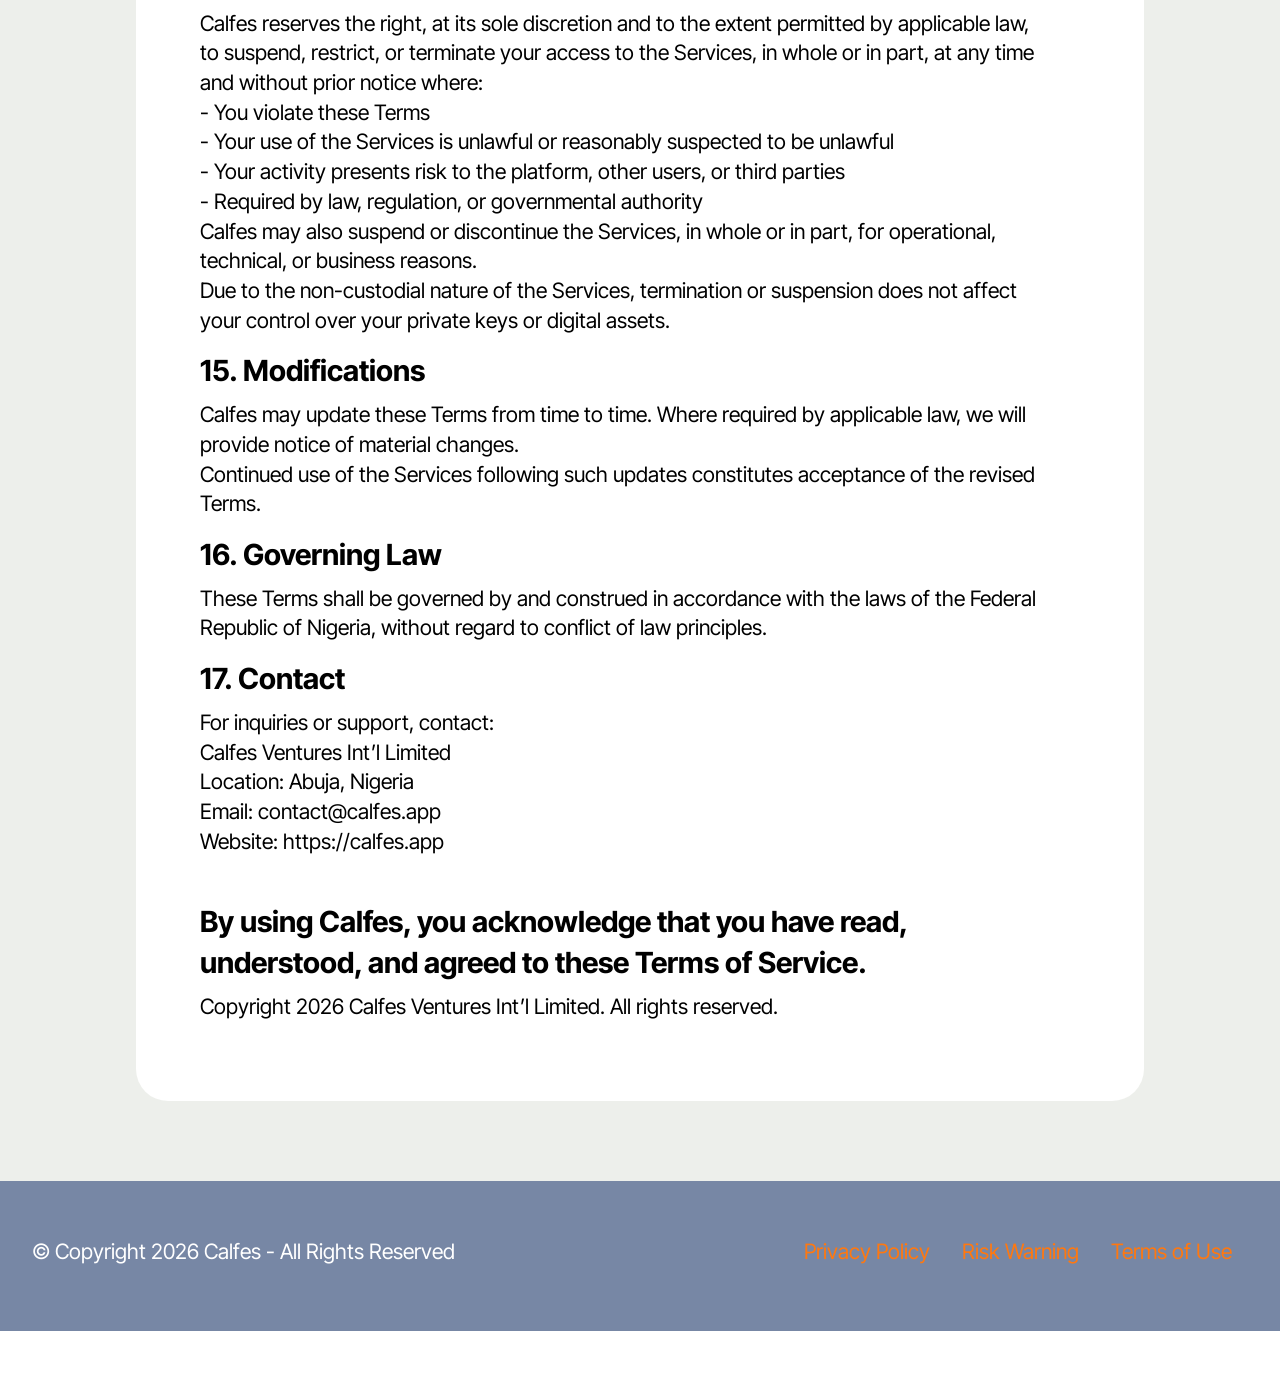
<file: termsofuse.html>
<!DOCTYPE html>
<html  >
<head>
  <!-- Site made By IDCL Africa-->
  <meta charset="UTF-8">
  <meta http-equiv="X-UA-Compatible" content="IE=edge">
  <meta name="generator" content="Mobirise v6.1.12, mobirise.com">
  <meta name="viewport" content="width=device-width, initial-scale=1, minimum-scale=1">
  <link rel="shortcut icon" href="assets/images/calfes-blk.png" type="image/x-icon">
  <meta name="description" content="">
  
  
  <title>Terms of Use</title>
  <link rel="stylesheet" href="assets/bootstrap/css/bootstrap.min.css">
  <link rel="stylesheet" href="assets/dropdown/css/style.css">
  <link rel="stylesheet" href="assets/socicon/css/styles.css">
  <link rel="stylesheet" href="assets/theme/css/style.css">
  <link rel="preload" href="https://fonts.googleapis.com/css?family=Inter+Tight:100,200,300,400,500,600,700,800,900,100i,200i,300i,400i,500i,600i,700i,800i,900i&display=swap" as="style" onload="this.onload=null;this.rel='stylesheet'">
  <noscript><link rel="stylesheet" href="https://fonts.googleapis.com/css?family=Inter+Tight:100,200,300,400,500,600,700,800,900,100i,200i,300i,400i,500i,600i,700i,800i,900i&display=swap"></noscript>
  <link rel="preload" as="style" href="assets/mobirise/css/mbr-additional.css?v=SeBFEI"><link rel="stylesheet" href="assets/mobirise/css/mbr-additional.css?v=SeBFEI" type="text/css">

  
  
  
</head>
<body>
  
  <section data-bs-version="5.1" class="menu menu1 cid-vhpEsGPoHD" once="menu" id="menu1-15">
    

    <nav class="navbar navbar-dropdown navbar-fixed-top navbar-expand-lg">
        <div class="container-fluid">
            <div class="navbar-brand">
                <span class="navbar-logo">
                    
                        <img src="assets/images/calfes-blk.png" alt="" style="height: 8rem;">
                    
                </span>
                
            </div>
            <button class="navbar-toggler" type="button" data-toggle="collapse" data-bs-toggle="collapse" data-target="#navbarSupportedContent" data-bs-target="#navbarSupportedContent" aria-controls="navbarNavAltMarkup" aria-expanded="false" aria-label="Toggle navigation">
                <div class="hamburger">
                    <span></span>
                    <span></span>
                    <span></span>
                    <span></span>
                </div>
            </button>
            <div class="collapse navbar-collapse" id="navbarSupportedContent">
                <ul class="navbar-nav nav-dropdown" data-app-modern-menu="true"><li class="nav-item"><a class="nav-link link text-black text-primary display-4" href="index.html#header1-i">
                            About us</a></li>
                    <li class="nav-item"><a class="nav-link link text-black text-primary display-4" href="index.html#features027-j">
                            Services</a></li>
                    <li class="nav-item"><a class="nav-link link text-black text-primary display-4" href="index.html#social02-w">Contacts</a>
                    </li></ul>
                
                <div class="navbar-buttons mbr-section-btn"><a class="btn btn-primary display-4" href="index.html#form01-1c" target="_blank">Join the Waitlist</a></div>
            </div>
        </div>
    </nav>
</section>

<section data-bs-version="5.1" class="article8 cid-vkl3qhcdKV" id="article08-1b">
  

  
  
  <div class="container">
    <div class="row justify-content-center">
      <div class="card col-md-12 col-lg-10">
        <div class="card-wrapper">
          <div class="image-wrapper d-flex justify-content-center mb-4">
            <img src="assets/images/calfes-blk-3.png" alt="">
          </div>
          <div class="card-content-text">
            <h3 class="card-title mbr-fonts-style mbr-white mt-3 mb-4 display-2"><strong>CALFES TERMS OF SERVICE</strong></h3>
          <div class="row card-box align-left">
            <div class="item features-without-image col-12">
              <div class="item-wrapper">
                <h4 class="mbr-section-subtitle mbr-fonts-style mb-3 display-7"><strong>Last Updated: 6 May 2026
</strong><div><strong>These Terms of Service (“Terms”) govern your access to and use of the Calfes mobile application, website,&nbsp;</strong><strong style="font-size: calc(1.14rem + 0.26 * ((100vw - 62rem) / 25));">and related services (collectively, the “Services”) provided by Calfes Ventures Int’l Limited (“Calfes”,</strong></div><div><strong>“we”, “our”, or “us”).
</strong></div><div>By accessing or using the Services, you agree to be bound by these Terms, as well as any applicable&nbsp;<span style="font-size: calc(1.14rem + 0.26 * ((100vw - 62rem) / 25));">policies, including the Risk Warning and Privacy Policy. If you do not agree, you must not use the Services.</span></div></h4>
                <p class="mbr-text mbr-fonts-style display-7">
                  To be eligible for a refund, the item must be unused,
                  undamaged, and in its original packaging. Custom-made or
                  personalized items may not be eligible for a refund unless
                  they are received in a damaged or defective condition.
                </p>
              </div>
            </div><div class="item features-without-image col-12">
              <div class="item-wrapper">
                <h4 class="mbr-section-subtitle mbr-fonts-style mb-3 display-5"><strong>1. Overview of Services</strong></h4>
                <p class="mbr-text mbr-fonts-style display-7">Calfes provides a non-custodial digital asset wallet interface that enables users to store, send, receive, and interact with supported blockchain-based assets.
<br>Calfes:
<br>- Does not hold or control user funds
<br>- Does not have access to user private keys or recovery phrases
<br>- Does not execute transactions on user’s behalf or act as a counterparty to user transactions.
<br>Transactions are initiated and authorized by users and executed on underlying blockchain networks.</p>
              </div>
            </div>
            <div class="item features-without-image col-12">
              <div class="item-wrapper">
                <h4 class="mbr-section-subtitle mbr-fonts-style display-5"><strong>2. Eligibility</strong></h4>
                <p class="mbr-text mbr-fonts-style display-7">You must be at least 18 years old and have the legal capacity to enter into binding agreements under applicable laws.
<br>You are responsible for ensuring that your use of the Services complies with all laws and regulations applicable to you.</p>
              </div>
            </div>
            <div class="item features-without-image col-12">
              <div class="item-wrapper">
                <h4 class="mbr-section-subtitle mbr-fonts-style display-5">
                  <strong>3. Non-Custodial Nature</strong></h4>
                <p class="mbr-text mbr-fonts-style display-7">The Services are non-custodial. You retain sole control over your private keys and digital assets.
<br>Calfes does not store, access, or recover private keys or recovery phrases. Loss of such credentials may result in permanent loss of access to your assets.</p>
              </div>
            </div><div class="item features-without-image col-12">
              <div class="item-wrapper">
                <h4 class="mbr-section-subtitle mbr-fonts-style display-5"><strong>4. User Responsibilities</strong></h4>
                <p class="mbr-text mbr-fonts-style display-7">You agree to:
<br>- Maintain the security and confidentiality of your private keys and recovery phrases
<br>- Use the Services in compliance with applicable laws
<br>- Verify all transaction details prior to submission
<br>You are responsible for all activities conducted through your wallet, to the extent permitted by applicable law.</p>
              </div>
            </div><div class="item features-without-image col-12">
              <div class="item-wrapper">
                <h4 class="mbr-section-subtitle mbr-fonts-style display-5"><strong>5. Fees</strong></h4>
                <p class="mbr-text mbr-fonts-style display-7">Certain features of the Services may involve fees, which will be disclosed where applicable.
<br>Blockchain network fees (e.g., gas fees) are determined by the relevant network and are not controlled by Calfes.
<br>Calfes reserves the right to introduce or modify fees, subject to applicable law.</p>
              </div>
            </div><div class="item features-without-image col-12">
              <div class="item-wrapper">
                <h4 class="mbr-section-subtitle mbr-fonts-style display-5"><strong>6. Token Usage (CFS)</strong></h4>
                <p class="mbr-text mbr-fonts-style display-7">The Services may include a digital token (“CALFES Token”) intended for use within the ecosystem.
<br>At launch, the token primarily functions as an incentive mechanism and may be used for participation in certain platform features.
<br>There is no guarantee that the token will have any market value or that any secondary market or liquidity will be established.
<br>Any future introduction of trading or liquidity is subject to technical, operational, and regulatory considerations and may not occur.</p>
              </div>
            </div><div class="item features-without-image col-12">
              <div class="item-wrapper">
                <h4 class="mbr-section-subtitle mbr-fonts-style display-5"><strong>7. No Financial Advice</strong></h4>
                <p class="mbr-text mbr-fonts-style display-7">Calfes does not provide investment, financial, or trading advice. All decisions to use the Services or interact with digital assets are made at your own discretion and risk.</p>
              </div>
            </div><div class="item features-without-image col-12">
              <div class="item-wrapper">
                <h4 class="mbr-section-subtitle mbr-fonts-style display-5"><strong>8. Risks</strong></h4>
                <p class="mbr-text mbr-fonts-style display-7">Use of the Services involves risks, including but not limited to:
<br>- Loss of private keys or credentials
<br>- Market volatility
<br>- Smart contract or protocol vulnerabilities
<br>- Reliance on third-party services
<br>- Regulatory changes
<br>You acknowledge that you have reviewed the Risk Warning and understand these risks.</p>
              </div>
            </div><div class="item features-without-image col-12">
              <div class="item-wrapper">
                <h4 class="mbr-section-subtitle mbr-fonts-style display-5"><strong>9. Third-Party Services</strong></h4>
                <p class="mbr-text mbr-fonts-style display-7">The Services may enable interaction with third-party platforms, protocols, or blockchain networks.
<br>Calfes does not control or operate such third-party services and is not responsible for their availability, security, or performance.
<br>Your use of third-party services is subject to their respective terms and risks.</p>
              </div>
            </div><div class="item features-without-image col-12">
              <div class="item-wrapper">
                <h4 class="mbr-section-subtitle mbr-fonts-style display-5"><strong>10. Service Availability and Disclaimer of Warranties</strong></h4>
                <p class="mbr-text mbr-fonts-style display-7">The Services are provided on an “as is” and “as available” basis without warranties of any kind, whether express, implied, or statutory.
<br>To the maximum extent permitted by applicable law, Calfes disclaims all warranties, including but not limited to:
<br>- Fitness for a particular purpose
<br>- Merchantability
<br>- Non-infringement
<br>- Availability, reliability, or uninterrupted access to the Services
<br>Calfes does not warrant that:
<br>- The Services will be uninterrupted, secure, or error-free
<br>- Any defects will be corrected
<br>- The Services are free from viruses or harmful components
<br>Access to the Services may be suspended or restricted from time to time due to maintenance, upgrades, network issues, or factors beyond Calfes’ control.</p>
              </div>
            </div><div class="item features-without-image col-12">
              <div class="item-wrapper">
                <h4 class="mbr-section-subtitle mbr-fonts-style display-5"><strong>11. Prohibited Uses</strong></h4>
                <p class="mbr-text mbr-fonts-style display-7">You agree not to use the Services for any unlawful or prohibited purpose. Without limitation, you shall not:
<br>- Violate any applicable law, regulation, or legal obligation
<br>- Engage in fraud, deception, or misrepresentation
<br>- Use the Services in connection with money laundering, terrorist financing, or other illicit financial activity
<br>- Attempt to gain unauthorized access to the Services, user accounts, or related systems
<br>- Interfere with or disrupt the integrity, security, or performance of the Services
<br>- Exploit vulnerabilities, bugs, or unintended functionality
<br>- Use the Services to transmit malicious software, including viruses or malware
<br>- Engage in abusive, harmful, or deceptive conduct toward other users
<br>Calfes reserves the right to investigate suspected violations and take appropriate action, including suspension or termination of access.</p>
              </div>
            </div><div class="item features-without-image col-12">
              <div class="item-wrapper">
                <h4 class="mbr-section-subtitle mbr-fonts-style display-5"><strong>12. Limitation of Liability</strong></h4>
                <p class="mbr-text mbr-fonts-style display-7">To the maximum extent permitted by applicable law, Calfes shall not be liable for any indirect, incidental, consequential, or special damages, including loss of funds, profits, data, or opportunities, arising from or related to:
<br>- Use of the Services
<br>- Loss or compromise of private keys or credentials
<br>- Unauthorised access to user devices or wallets
<br>- Blockchain or network failures
<br>- Third-party services or integrations</p>
              </div>
            </div><div class="item features-without-image col-12">
              <div class="item-wrapper">
                <h4 class="mbr-section-subtitle mbr-fonts-style display-5"><strong>13. Indemnification</strong></h4>
                <p class="mbr-text mbr-fonts-style display-7">You agree to indemnify and hold harmless Calfes, its affiliates and its personnel from any claims, damages, or losses arising out of:
<br>- Your use of the Services
<br>- Your violation of these Terms
<br>- Your breach of applicable laws or third-party rights.</p>
              </div>
            </div><div class="item features-without-image col-12">
              <div class="item-wrapper">
                <h4 class="mbr-section-subtitle mbr-fonts-style display-5"><strong>14. Suspension and Termination</strong></h4>
                <p class="mbr-text mbr-fonts-style display-7">Calfes reserves the right, at its sole discretion and to the extent permitted by applicable law, to suspend, restrict, or terminate your access to the Services, in whole or in part, at any time and without prior notice where:
<br>- You violate these Terms<br>- Your use of the Services is unlawful or reasonably suspected to be unlawful
<br>- Your activity presents risk to the platform, other users, or third parties
<br>- Required by law, regulation, or governmental authority
<br>Calfes may also suspend or discontinue the Services, in whole or in part, for operational, technical, or business reasons.
<br>Due to the non-custodial nature of the Services, termination or suspension does not affect your control over your private keys or digital assets.</p>
              </div>
            </div><div class="item features-without-image col-12">
              <div class="item-wrapper">
                <h4 class="mbr-section-subtitle mbr-fonts-style display-5"><strong>15. Modifications</strong></h4>
                <p class="mbr-text mbr-fonts-style display-7">Calfes may update these Terms from time to time. Where required by applicable law, we will provide notice of material changes.
<br>Continued use of the Services following such updates constitutes acceptance of the revised Terms.</p>
              </div>
            </div><div class="item features-without-image col-12">
              <div class="item-wrapper">
                <h4 class="mbr-section-subtitle mbr-fonts-style display-5"><strong>16. Governing Law</strong></h4>
                <p class="mbr-text mbr-fonts-style display-7">These Terms shall be governed by and construed in accordance with the laws of the Federal Republic of Nigeria, without regard to conflict of law principles.</p>
              </div>
            </div><div class="item features-without-image col-12">
              <div class="item-wrapper">
                <h4 class="mbr-section-subtitle mbr-fonts-style display-5"><strong>17. Contact</strong></h4>
                <p class="mbr-text mbr-fonts-style display-7">For inquiries or support, contact:
<br>Calfes Ventures Int’l Limited
<br>Location: Abuja, Nigeria
<br>Email: contact@calfes.app
<br>Website: https://calfes.app
<br><br></p>
              </div>
            </div><div class="item features-without-image col-12">
              <div class="item-wrapper">
                <h4 class="mbr-section-subtitle mbr-fonts-style display-5"><strong>By using Calfes, you acknowledge that you have read, understood, and agreed to these Terms of Service.</strong></h4>
                <p class="mbr-text mbr-fonts-style display-7">Copyright 2026 Calfes Ventures Int’l Limited. All rights reserved.</p>
              </div>
            </div>

            
          </div>
          </div>
        </div>
      </div>
    </div>
  </div>
</section>

<section data-bs-version="5.1" class="footer2 cid-vjSi1VwbHP" once="footers" id="footer02-16">
    

    
    

    <div class="container">
        <div class="row">
            <div class="col-12 col-lg-6 center mt-2 mb-3">
                <p class="mbr-fonts-style copyright mb-0 display-7">
                    © Copyright 2026 Calfes - All Rights Reserved
                </p>
            </div>
            <div class="col-12 col-lg-6 center">
                <div class="row-links mt-2 mb-3">
                    <ul class="row-links-soc">
                        
                        
                        
                        
                    <li class="row-links-soc-item mbr-fonts-style display-7"><a href="privacypolicy.html#article08-19" class="text-primary" target="_blank">Privacy Policy</a></li><li class="row-links-soc-item mbr-fonts-style display-7"><a href="riskwarning.html#article08-1a" class="text-primary" target="_blank">Risk Warning</a></li><li class="row-links-soc-item mbr-fonts-style display-7"><a href="termsofuse.html#article08-1b" class="text-primary" target="_blank">Terms of Use</a></li></ul>
                </div>
            </div>
        </div>
    </div>
</section><section class="display-7" style="padding: 0;align-items: center;justify-content: center;flex-wrap: wrap;    align-content: center;display: flex;position: relative;height: 4rem;"><a href="" style="flex: 1 1;height: 4rem;position: absolute;width: 100%;z-index: 1;"><img alt="" style="height: 4rem;" src="[data-uri]"></a><p style="margin: 0;text-align: center;" class="display-7">&#8204;</p><a style="z-index:1" href=""></a></section><script src="assets/bootstrap/js/bootstrap.bundle.min.js"></script>  <script src="assets/smoothscroll/smooth-scroll.js"></script>  <script src="assets/ytplayer/index.js"></script>  <script src="assets/dropdown/js/navbar-dropdown.js"></script>  <script src="assets/theme/js/script.js"></script>  
  
  
</body>
</html>
</file>
<file: assets/dropdown/css/style.css>
.navbar-dropdown {
  left: 0;
  padding: 0;
  position: absolute;
  right: 0;
  top: 0;
  transition: all 0.45s ease;
  z-index: 1030;
  background: #282828; }
  .navbar-dropdown .navbar-logo {
    margin-right: 0.8rem;
    transition: margin 0.3s ease-in-out;
    vertical-align: middle; }
    .navbar-dropdown .navbar-logo img {
      height: 3.125rem;
      transition: all 0.3s ease-in-out; }
    .navbar-dropdown .navbar-logo.mbr-iconfont {
      font-size: 3.125rem;
      line-height: 3.125rem; }
  .navbar-dropdown .navbar-caption {
    font-weight: 700;
    white-space: normal;
    vertical-align: -4px;
    line-height: 3.125rem !important; }
    .navbar-dropdown .navbar-caption, .navbar-dropdown .navbar-caption:hover {
      color: inherit;
      text-decoration: none; }
  .navbar-dropdown .mbr-iconfont + .navbar-caption {
    vertical-align: -1px; }
  .navbar-dropdown.navbar-fixed-top {
    position: fixed; }
  .navbar-dropdown .navbar-brand span {
    vertical-align: -4px; }
  .navbar-dropdown.bg-color.transparent {
    background: none; }
  .navbar-dropdown.navbar-short .navbar-brand {
    padding: 0.625rem 0; }
    .navbar-dropdown.navbar-short .navbar-brand span {
      vertical-align: -1px; }
  .navbar-dropdown.navbar-short .navbar-caption {
    line-height: 2.375rem !important;
    vertical-align: -2px; }
  .navbar-dropdown.navbar-short .navbar-logo {
    margin-right: 0.5rem; }
    .navbar-dropdown.navbar-short .navbar-logo img {
      height: 2.375rem; }
    .navbar-dropdown.navbar-short .navbar-logo.mbr-iconfont {
      font-size: 2.375rem;
      line-height: 2.375rem; }
  .navbar-dropdown.navbar-short .mbr-table-cell {
    height: 3.625rem; }
  .navbar-dropdown .navbar-close {
    left: 0.6875rem;
    position: fixed;
    top: 0.75rem;
    z-index: 1000; }
  .navbar-dropdown .hamburger-icon {
    content: "";
    display: inline-block;
    vertical-align: middle;
    width: 16px;
    -webkit-box-shadow: 0 -6px 0 1px #282828,0 0 0 1px #282828,0 6px 0 1px #282828;
    -moz-box-shadow: 0 -6px 0 1px #282828,0 0 0 1px #282828,0 6px 0 1px #282828;
    box-shadow: 0 -6px 0 1px #282828,0 0 0 1px #282828,0 6px 0 1px #282828; }

.dropdown-menu .dropdown-toggle[data-toggle="dropdown-submenu"]::after {
  border-bottom: 0.35em solid transparent;
  border-left: 0.35em solid;
  border-right: 0;
  border-top: 0.35em solid transparent;
  margin-left: 0.3rem; }

.dropdown-menu .dropdown-item:focus {
  outline: 0; }

.nav-dropdown {
  font-size: 0.75rem;
  font-weight: 500;
  height: auto !important; }
  .nav-dropdown .nav-btn {
    padding-left: 1rem; }
  .nav-dropdown .link {
    margin: .667em 1.667em;
    font-weight: 500;
    padding: 0;
    transition: color .2s ease-in-out; }
    .nav-dropdown .link.dropdown-toggle {
      margin-right: 2.583em; }
      .nav-dropdown .link.dropdown-toggle::after {
        margin-left: .25rem;
        border-top: 0.35em solid;
        border-right: 0.35em solid transparent;
        border-left: 0.35em solid transparent;
        border-bottom: 0; }
      .nav-dropdown .link.dropdown-toggle[aria-expanded="true"] {
        margin: 0;
        padding: 0.667em 3.263em  0.667em 1.667em; }
  .nav-dropdown .link::after,
  .nav-dropdown .dropdown-item::after {
    color: inherit; }
  .nav-dropdown .btn {
    font-size: 0.75rem;
    font-weight: 700;
    letter-spacing: 0;
    margin-bottom: 0;
    padding-left: 1.25rem;
    padding-right: 1.25rem; }
  .nav-dropdown .dropdown-menu {
    border-radius: 0;
    border: 0;
    left: 0;
    margin: 0;
    padding-bottom: 1.25rem;
    padding-top: 1.25rem;
    position: relative; }
  .nav-dropdown .dropdown-submenu {
    margin-left: 0.125rem;
    top: 0; }
  .nav-dropdown .dropdown-item {
    font-weight: 500;
    line-height: 2;
    padding: 0.3846em 4.615em 0.3846em 1.5385em;
    position: relative;
    transition: color .2s ease-in-out, background-color .2s ease-in-out; }
    .nav-dropdown .dropdown-item::after {
      margin-top: -0.3077em;
      position: absolute;
      right: 1.1538em;
      top: 50%; }
    .nav-dropdown .dropdown-item:focus, .nav-dropdown .dropdown-item:hover {
      background: none; }

@media (max-width: 767px) {
  .nav-dropdown.navbar-toggleable-sm {
    bottom: 0;
    display: none;
    left: 0;
    overflow-x: hidden;
    position: fixed;
    top: 0;
    transform: translateX(-100%);
    -ms-transform: translateX(-100%);
    -webkit-transform: translateX(-100%);
    width: 18.75rem;
    z-index: 999; } }
.nav-dropdown.navbar-toggleable-xl {
  bottom: 0;
  display: none;
  left: 0;
  overflow-x: hidden;
  position: fixed;
  top: 0;
  transform: translateX(-100%);
  -ms-transform: translateX(-100%);
  -webkit-transform: translateX(-100%);
  width: 18.75rem;
  z-index: 999; }

.nav-dropdown-sm {
  display: block !important;
  overflow-x: hidden;
  overflow: auto;
  padding-top: 3.875rem; }
  .nav-dropdown-sm::after {
    content: "";
    display: block;
    height: 3rem;
    width: 100%; }
  .nav-dropdown-sm.collapse.in ~ .navbar-close {
    display: block !important; }
  .nav-dropdown-sm.collapsing, .nav-dropdown-sm.collapse.in {
    transform: translateX(0);
    -ms-transform: translateX(0);
    -webkit-transform: translateX(0);
    transition: all 0.25s ease-out;
    -webkit-transition: all 0.25s ease-out;
    background: #282828; }
  .nav-dropdown-sm.collapsing[aria-expanded="false"] {
    transform: translateX(-100%);
    -ms-transform: translateX(-100%);
    -webkit-transform: translateX(-100%); }
  .nav-dropdown-sm .nav-item {
    display: block;
    margin-left: 0 !important;
    padding-left: 0; }
  .nav-dropdown-sm .link,
  .nav-dropdown-sm .dropdown-item {
    border-top: 1px dotted rgba(255, 255, 255, 0.1);
    font-size: 0.8125rem;
    line-height: 1.6;
    margin: 0 !important;
    padding: 0.875rem 2.4rem 0.875rem 1.5625rem !important;
    position: relative;
    white-space: normal; }
    .nav-dropdown-sm .link:focus, .nav-dropdown-sm .link:hover,
    .nav-dropdown-sm .dropdown-item:focus,
    .nav-dropdown-sm .dropdown-item:hover {
      background: rgba(0, 0, 0, 0.2) !important;
      color: #c0a375; }
  .nav-dropdown-sm .nav-btn {
    position: relative;
    padding: 1.5625rem 1.5625rem 0 1.5625rem; }
    .nav-dropdown-sm .nav-btn::before {
      border-top: 1px dotted rgba(255, 255, 255, 0.1);
      content: "";
      left: 0;
      position: absolute;
      top: 0;
      width: 100%; }
    .nav-dropdown-sm .nav-btn + .nav-btn {
      padding-top: 0.625rem; }
      .nav-dropdown-sm .nav-btn + .nav-btn::before {
        display: none; }
  .nav-dropdown-sm .btn {
    padding: 0.625rem 0; }
  .nav-dropdown-sm .dropdown-toggle[data-toggle="dropdown-submenu"]::after {
    margin-left: .25rem;
    border-top: 0.35em solid;
    border-right: 0.35em solid transparent;
    border-left: 0.35em solid transparent;
    border-bottom: 0; }
  .nav-dropdown-sm .dropdown-toggle[data-toggle="dropdown-submenu"][aria-expanded="true"]::after {
    border-top: 0;
    border-right: 0.35em solid transparent;
    border-left: 0.35em solid transparent;
    border-bottom: 0.35em solid; }
  .nav-dropdown-sm .dropdown-menu {
    margin: 0;
    padding: 0;
    position: relative;
    top: 0;
    left: 0;
    width: 100%;
    border: 0;
    float: none;
    border-radius: 0;
    background: none; }
  .nav-dropdown-sm .dropdown-submenu {
    left: 100%;
    margin-left: 0.125rem;
    margin-top: -1.25rem;
    top: 0; }

.navbar-toggleable-sm .nav-dropdown .dropdown-menu {
  position: absolute; }

.navbar-toggleable-sm .nav-dropdown .dropdown-submenu {
  left: 100%;
  margin-left: 0.125rem;
  margin-top: -1.25rem;
  top: 0; }

.navbar-toggleable-sm.opened .nav-dropdown .dropdown-menu {
  position: relative; }

.navbar-toggleable-sm.opened .nav-dropdown .dropdown-submenu {
  left: 0;
  margin-left: 00rem;
  margin-top: 0rem;
  top: 0; }

.is-builder .nav-dropdown.collapsing {
  transition: none !important; }
</file>
<file: assets/socicon/css/styles.css>
@charset "UTF-8";

@font-face {
  font-family: 'Socicon';
  src:  url('../fonts/socicon.eot');
  src:  url('../fonts/socicon.eot?#iefix') format('embedded-opentype'),
    url('../fonts/socicon.woff2') format('woff2'),
    url('../fonts/socicon.ttf') format('truetype'),
    url('../fonts/socicon.woff') format('woff'),
    url('../fonts/socicon.svg#socicon') format('svg');
  font-weight: normal;
  font-style: normal;
  font-display: swap;
}

[data-icon]:before {
  font-family: "socicon" !important;
  content: attr(data-icon);
  font-style: normal !important;
  font-weight: normal !important;
  font-variant: normal !important;
  text-transform: none !important;
  speak: none;
  line-height: 1;
  -webkit-font-smoothing: antialiased;
  -moz-osx-font-smoothing: grayscale;
}

[class^="socicon-"], [class*=" socicon-"] {
  /* use !important to prevent issues with browser extensions that change fonts */
  font-family: 'Socicon' !important;
  speak: none;
  font-style: normal;
  font-weight: normal;
  font-variant: normal;
  text-transform: none;
  line-height: 1;

  /* Better Font Rendering =========== */
  -webkit-font-smoothing: antialiased;
  -moz-osx-font-smoothing: grayscale;
}

.socicon-500px:before {
  content: "\e000";
}
.socicon-8tracks:before {
  content: "\e001";
}
.socicon-airbnb:before {
  content: "\e002";
}
.socicon-alliance:before {
  content: "\e003";
}
.socicon-amazon:before {
  content: "\e004";
}
.socicon-amplement:before {
  content: "\e005";
}
.socicon-android:before {
  content: "\e006";
}
.socicon-angellist:before {
  content: "\e007";
}
.socicon-apple:before {
  content: "\e008";
}
.socicon-appnet:before {
  content: "\e009";
}
.socicon-baidu:before {
  content: "\e00a";
}
.socicon-bandcamp:before {
  content: "\e00b";
}
.socicon-battlenet:before {
  content: "\e00c";
}
.socicon-mixer:before {
  content: "\e00d";
}
.socicon-bebee:before {
  content: "\e00e";
}
.socicon-bebo:before {
  content: "\e00f";
}
.socicon-behance:before {
  content: "\e010";
}
.socicon-blizzard:before {
  content: "\e011";
}
.socicon-blogger:before {
  content: "\e012";
}
.socicon-buffer:before {
  content: "\e013";
}
.socicon-chrome:before {
  content: "\e014";
}
.socicon-coderwall:before {
  content: "\e015";
}
.socicon-curse:before {
  content: "\e016";
}
.socicon-dailymotion:before {
  content: "\e017";
}
.socicon-deezer:before {
  content: "\e018";
}
.socicon-delicious:before {
  content: "\e019";
}
.socicon-deviantart:before {
  content: "\e01a";
}
.socicon-diablo:before {
  content: "\e01b";
}
.socicon-digg:before {
  content: "\e01c";
}
.socicon-discord:before {
  content: "\e01d";
}
.socicon-disqus:before {
  content: "\e01e";
}
.socicon-douban:before {
  content: "\e01f";
}
.socicon-draugiem:before {
  content: "\e020";
}
.socicon-dribbble:before {
  content: "\e021";
}
.socicon-drupal:before {
  content: "\e022";
}
.socicon-ebay:before {
  content: "\e023";
}
.socicon-ello:before {
  content: "\e024";
}
.socicon-endomodo:before {
  content: "\e025";
}
.socicon-envato:before {
  content: "\e026";
}
.socicon-etsy:before {
  content: "\e027";
}
.socicon-facebook:before {
  content: "\e028";
}
.socicon-feedburner:before {
  content: "\e029";
}
.socicon-filmweb:before {
  content: "\e02a";
}
.socicon-firefox:before {
  content: "\e02b";
}
.socicon-flattr:before {
  content: "\e02c";
}
.socicon-flickr:before {
  content: "\e02d";
}
.socicon-formulr:before {
  content: "\e02e";
}
.socicon-forrst:before {
  content: "\e02f";
}
.socicon-foursquare:before {
  content: "\e030";
}
.socicon-friendfeed:before {
  content: "\e031";
}
.socicon-github:before {
  content: "\e032";
}
.socicon-goodreads:before {
  content: "\e033";
}
.socicon-google:before {
  content: "\e034";
}
.socicon-googlescholar:before {
  content: "\e035";
}
.socicon-googlegroups:before {
  content: "\e036";
}
.socicon-googlephotos:before {
  content: "\e037";
}
.socicon-googleplus:before {
  content: "\e038";
}
.socicon-grooveshark:before {
  content: "\e039";
}
.socicon-hackerrank:before {
  content: "\e03a";
}
.socicon-hearthstone:before {
  content: "\e03b";
}
.socicon-hellocoton:before {
  content: "\e03c";
}
.socicon-heroes:before {
  content: "\e03d";
}
.socicon-smashcast:before {
  content: "\e03e";
}
.socicon-horde:before {
  content: "\e03f";
}
.socicon-houzz:before {
  content: "\e040";
}
.socicon-icq:before {
  content: "\e041";
}
.socicon-identica:before {
  content: "\e042";
}
.socicon-imdb:before {
  content: "\e043";
}
.socicon-instagram:before {
  content: "\e044";
}
.socicon-issuu:before {
  content: "\e045";
}
.socicon-istock:before {
  content: "\e046";
}
.socicon-itunes:before {
  content: "\e047";
}
.socicon-keybase:before {
  content: "\e048";
}
.socicon-lanyrd:before {
  content: "\e049";
}
.socicon-lastfm:before {
  content: "\e04a";
}
.socicon-line:before {
  content: "\e04b";
}
.socicon-linkedin:before {
  content: "\e04c";
}
.socicon-livejournal:before {
  content: "\e04d";
}
.socicon-lyft:before {
  content: "\e04e";
}
.socicon-macos:before {
  content: "\e04f";
}
.socicon-mail:before {
  content: "\e050";
}
.socicon-medium:before {
  content: "\e051";
}
.socicon-meetup:before {
  content: "\e052";
}
.socicon-mixcloud:before {
  content: "\e053";
}
.socicon-modelmayhem:before {
  content: "\e054";
}
.socicon-mumble:before {
  content: "\e055";
}
.socicon-myspace:before {
  content: "\e056";
}
.socicon-newsvine:before {
  content: "\e057";
}
.socicon-nintendo:before {
  content: "\e058";
}
.socicon-npm:before {
  content: "\e059";
}
.socicon-odnoklassniki:before {
  content: "\e05a";
}
.socicon-openid:before {
  content: "\e05b";
}
.socicon-opera:before {
  content: "\e05c";
}
.socicon-outlook:before {
  content: "\e05d";
}
.socicon-overwatch:before {
  content: "\e05e";
}
.socicon-patreon:before {
  content: "\e05f";
}
.socicon-paypal:before {
  content: "\e060";
}
.socicon-periscope:before {
  content: "\e061";
}
.socicon-persona:before {
  content: "\e062";
}
.socicon-pinterest:before {
  content: "\e063";
}
.socicon-play:before {
  content: "\e064";
}
.socicon-player:before {
  content: "\e065";
}
.socicon-playstation:before {
  content: "\e066";
}
.socicon-pocket:before {
  content: "\e067";
}
.socicon-qq:before {
  content: "\e068";
}
.socicon-quora:before {
  content: "\e069";
}
.socicon-raidcall:before {
  content: "\e06a";
}
.socicon-ravelry:before {
  content: "\e06b";
}
.socicon-reddit:before {
  content: "\e06c";
}
.socicon-renren:before {
  content: "\e06d";
}
.socicon-researchgate:before {
  content: "\e06e";
}
.socicon-residentadvisor:before {
  content: "\e06f";
}
.socicon-reverbnation:before {
  content: "\e070";
}
.socicon-rss:before {
  content: "\e071";
}
.socicon-sharethis:before {
  content: "\e072";
}
.socicon-skype:before {
  content: "\e073";
}
.socicon-slideshare:before {
  content: "\e074";
}
.socicon-smugmug:before {
  content: "\e075";
}
.socicon-snapchat:before {
  content: "\e076";
}
.socicon-songkick:before {
  content: "\e077";
}
.socicon-soundcloud:before {
  content: "\e078";
}
.socicon-spotify:before {
  content: "\e079";
}
.socicon-stackexchange:before {
  content: "\e07a";
}
.socicon-stackoverflow:before {
  content: "\e07b";
}
.socicon-starcraft:before {
  content: "\e07c";
}
.socicon-stayfriends:before {
  content: "\e07d";
}
.socicon-steam:before {
  content: "\e07e";
}
.socicon-storehouse:before {
  content: "\e07f";
}
.socicon-strava:before {
  content: "\e080";
}
.socicon-streamjar:before {
  content: "\e081";
}
.socicon-stumbleupon:before {
  content: "\e082";
}
.socicon-swarm:before {
  content: "\e083";
}
.socicon-teamspeak:before {
  content: "\e084";
}
.socicon-teamviewer:before {
  content: "\e085";
}
.socicon-technorati:before {
  content: "\e086";
}
.socicon-telegram:before {
  content: "\e087";
}
.socicon-tripadvisor:before {
  content: "\e088";
}
.socicon-tripit:before {
  content: "\e089";
}
.socicon-triplej:before {
  content: "\e08a";
}
.socicon-tumblr:before {
  content: "\e08b";
}
.socicon-twitch:before {
  content: "\e08c";
}
.socicon-twitter:before {
  content: "\e08d";
}
.socicon-uber:before {
  content: "\e08e";
}
.socicon-ventrilo:before {
  content: "\e08f";
}
.socicon-viadeo:before {
  content: "\e090";
}
.socicon-viber:before {
  content: "\e091";
}
.socicon-viewbug:before {
  content: "\e092";
}
.socicon-vimeo:before {
  content: "\e093";
}
.socicon-vine:before {
  content: "\e094";
}
.socicon-vkontakte:before {
  content: "\e095";
}
.socicon-warcraft:before {
  content: "\e096";
}
.socicon-wechat:before {
  content: "\e097";
}
.socicon-weibo:before {
  content: "\e098";
}
.socicon-whatsapp:before {
  content: "\e099";
}
.socicon-wikipedia:before {
  content: "\e09a";
}
.socicon-windows:before {
  content: "\e09b";
}
.socicon-wordpress:before {
  content: "\e09c";
}
.socicon-wykop:before {
  content: "\e09d";
}
.socicon-xbox:before {
  content: "\e09e";
}
.socicon-xing:before {
  content: "\e09f";
}
.socicon-yahoo:before {
  content: "\e0a0";
}
.socicon-yammer:before {
  content: "\e0a1";
}
.socicon-yandex:before {
  content: "\e0a2";
}
.socicon-yelp:before {
  content: "\e0a3";
}
.socicon-younow:before {
  content: "\e0a4";
}
.socicon-youtube:before {
  content: "\e0a5";
}
.socicon-zapier:before {
  content: "\e0a6";
}
.socicon-zerply:before {
  content: "\e0a7";
}
.socicon-zomato:before {
  content: "\e0a8";
}
.socicon-zynga:before {
  content: "\e0a9";
}
.socicon-bluesky:before {
  content: "\e0aa";
}
.socicon-threads:before {
  content: "\e0ab";
}
.socicon-spreadshirt:before {
  content: "\e901";
}
.socicon-gamejolt:before {
  content: "\e902";
}
.socicon-trello:before {
  content: "\e903";
}
.socicon-tunein:before {
  content: "\e904";
}
.socicon-bloglovin:before {
  content: "\e905";
}
.socicon-gamewisp:before {
  content: "\e906";
}
.socicon-messenger:before {
  content: "\e907";
}
.socicon-pandora:before {
  content: "\e908";
}
.socicon-augment:before {
  content: "\e909";
}
.socicon-bitbucket:before {
  content: "\e90a";
}
.socicon-fyuse:before {
  content: "\e90b";
}
.socicon-yt-gaming:before {
  content: "\e90c";
}
.socicon-sketchfab:before {
  content: "\e90d";
}
.socicon-mobcrush:before {
  content: "\e90e";
}
.socicon-microsoft:before {
  content: "\e90f";
}
.socicon-realtor:before {
  content: "\e910";
}
.socicon-tidal:before {
  content: "\e911";
}
.socicon-qobuz:before {
  content: "\e912";
}
.socicon-natgeo:before {
  content: "\e913";
}
.socicon-mastodon:before {
  content: "\e914";
}
.socicon-unsplash:before {
  content: "\e915";
}
.socicon-homeadvisor:before {
  content: "\e916";
}
.socicon-angieslist:before {
  content: "\e917";
}
.socicon-codepen:before {
  content: "\e918";
}
.socicon-slack:before {
  content: "\e919";
}
.socicon-openaigym:before {
  content: "\e91a";
}
.socicon-logmein:before {
  content: "\e91b";
}
.socicon-fiverr:before {
  content: "\e91c";
}
.socicon-gotomeeting:before {
  content: "\e91d";
}
.socicon-aliexpress:before {
  content: "\e91e";
}
.socicon-guru:before {
  content: "\e91f";
}
.socicon-appstore:before {
  content: "\e920";
}
.socicon-homes:before {
  content: "\e921";
}
.socicon-zoom:before {
  content: "\e922";
}
.socicon-alibaba:before {
  content: "\e923";
}
.socicon-craigslist:before {
  content: "\e924";
}
.socicon-wix:before {
  content: "\e925";
}
.socicon-redfin:before {
  content: "\e926";
}
.socicon-googlecalendar:before {
  content: "\e927";
}
.socicon-shopify:before {
  content: "\e928";
}
.socicon-freelancer:before {
  content: "\e929";
}
.socicon-seedrs:before {
  content: "\e92a";
}
.socicon-bing:before {
  content: "\e92b";
}
.socicon-doodle:before {
  content: "\e92c";
}
.socicon-bonanza:before {
  content: "\e92d";
}
.socicon-squarespace:before {
  content: "\e92e";
}
.socicon-toptal:before {
  content: "\e92f";
}
.socicon-gust:before {
  content: "\e930";
}
.socicon-ask:before {
  content: "\e931";
}
.socicon-trulia:before {
  content: "\e932";
}
.socicon-loomly:before {
  content: "\e933";
}
.socicon-ghost:before {
  content: "\e934";
}
.socicon-upwork:before {
  content: "\e935";
}
.socicon-fundable:before {
  content: "\e936";
}
.socicon-booking:before {
  content: "\e937";
}
.socicon-googlemaps:before {
  content: "\e938";
}
.socicon-zillow:before {
  content: "\e939";
}
.socicon-niconico:before {
  content: "\e93a";
}
.socicon-toneden:before {
  content: "\e93b";
}
.socicon-crunchbase:before {
  content: "\e93c";
}
.socicon-homefy:before {
  content: "\e93d";
}
.socicon-calendly:before {
  content: "\e93e";
}
.socicon-livemaster:before {
  content: "\e93f";
}
.socicon-udemy:before {
  content: "\e940";
}
.socicon-codered:before {
  content: "\e941";
}
.socicon-origin:before {
  content: "\e942";
}
.socicon-nextdoor:before {
  content: "\e943";
}
.socicon-portfolio:before {
  content: "\e944";
}
.socicon-instructables:before {
  content: "\e945";
}
.socicon-gitlab:before {
  content: "\e946";
}
.socicon-hackernews:before {
  content: "\e947";
}
.socicon-smashwords:before {
  content: "\e948";
}
.socicon-kobo:before {
  content: "\e949";
}
.socicon-bookbub:before {
  content: "\e94a";
}
.socicon-mailru:before {
  content: "\e94b";
}
.socicon-moddb:before {
  content: "\e94c";
}
.socicon-indiedb:before {
  content: "\e94d";
}
.socicon-traxsource:before {
  content: "\e94e";
}
.socicon-gamefor:before {
  content: "\e94f";
}
.socicon-pixiv:before {
  content: "\e950";
}
.socicon-myanimelist:before {
  content: "\e951";
}
.socicon-blackberry:before {
  content: "\e952";
}
.socicon-wickr:before {
  content: "\e953";
}
.socicon-spip:before {
  content: "\e954";
}
.socicon-napster:before {
  content: "\e955";
}
.socicon-beatport:before {
  content: "\e956";
}
.socicon-hackerone:before {
  content: "\e957";
}
.socicon-internet:before {
  content: "\e958";
}
.socicon-ubuntu:before {
  content: "\e959";
}
.socicon-artstation:before {
  content: "\e95a";
}
.socicon-invision:before {
  content: "\e95b";
}
.socicon-torial:before {
  content: "\e95c";
}
.socicon-collectorz:before {
  content: "\e95d";
}
.socicon-seenthis:before {
  content: "\e95e";
}
.socicon-googleplaymusic:before {
  content: "\e95f";
}
.socicon-debian:before {
  content: "\e960";
}
.socicon-filmfreeway:before {
  content: "\e961";
}
.socicon-gnome:before {
  content: "\e962";
}
.socicon-itchio:before {
  content: "\e963";
}
.socicon-jamendo:before {
  content: "\e964";
}
.socicon-mix:before {
  content: "\e965";
}
.socicon-sharepoint:before {
  content: "\e966";
}
.socicon-tinder:before {
  content: "\e967";
}
.socicon-windguru:before {
  content: "\e968";
}
.socicon-cdbaby:before {
  content: "\e969";
}
.socicon-elementaryos:before {
  content: "\e96a";
}
.socicon-stage32:before {
  content: "\e96b";
}
.socicon-tiktok:before {
  content: "\e96c";
}
.socicon-gitter:before {
  content: "\e96d";
}
.socicon-letterboxd:before {
  content: "\e96e";
}
.socicon-threema:before {
  content: "\e96f";
}
.socicon-splice:before {
  content: "\e970";
}
.socicon-metapop:before {
  content: "\e971";
}
.socicon-naver:before {
  content: "\e972";
}
.socicon-remote:before {
  content: "\e973";
}
.socicon-flipboard:before {
  content: "\e974";
}
.socicon-googlehangouts:before {
  content: "\e975";
}
.socicon-dlive:before {
  content: "\e976";
}
.socicon-vsco:before {
  content: "\e977";
}
.socicon-stitcher:before {
  content: "\e978";
}
.socicon-avvo:before {
  content: "\e979";
}
.socicon-redbubble:before {
  content: "\e97a";
}
.socicon-society6:before {
  content: "\e97b";
}
.socicon-zazzle:before {
  content: "\e97c";
}
.socicon-eitaa:before {
  content: "\e97d";
}
.socicon-soroush:before {
  content: "\e97e";
}
.socicon-bale:before {
  content: "\e97f";
}
</file>
<file: assets/theme/css/style.css>
@charset "UTF-8";
section {
  background-color: #ffffff;
}

body {
  font-style: normal;
  line-height: 1.5;
  font-weight: 400;
  color: #232323;
  position: relative;
}

button {
  background-color: transparent;
  border-color: transparent;
}

.embla__button,
.carousel-control {
  background-color: #edefea !important;
  opacity: 0.8 !important;
  color: #464845 !important;
  border-color: #edefea !important;
}

.carousel .close,
.modalWindow .close {
  background-color: #edefea !important;
  color: #464845 !important;
  border-color: #edefea !important;
  opacity: 0.8 !important;
}

.carousel .close:hover,
.modalWindow .close:hover {
  opacity: 1 !important;
}

.carousel-indicators li {
  background-color: #edefea !important;
  border: 2px solid #464845 !important;
}

.carousel-indicators li:hover,
.carousel-indicators li:active {
  opacity: 0.8 !important;
}

.embla__button:hover,
.carousel-control:hover {
  background-color: #edefea !important;
  opacity: 1 !important;
}

.modalWindow-video-container {
  height: 80%;
}

section,
.container,
.container-fluid {
  position: relative;
  word-wrap: break-word;
}

a.mbr-iconfont:hover {
  text-decoration: none;
}

.article .lead p,
.article .lead ul,
.article .lead ol,
.article .lead pre,
.article .lead blockquote {
  margin-bottom: 0;
}

a {
  font-style: normal;
  font-weight: 400;
  cursor: pointer;
}
a, a:hover {
  text-decoration: none;
}

.mbr-section-title {
  font-style: normal;
  line-height: 1.3;
}

.mbr-section-subtitle {
  line-height: 1.3;
}

.mbr-text {
  font-style: normal;
  line-height: 1.7;
}

h1,
h2,
h3,
h4,
h5,
h6,
.display-1,
.display-2,
.display-4,
.display-5,
.display-7,
span,
p,
a {
  line-height: 1;
  word-break: break-word;
  word-wrap: break-word;
  font-weight: 400;
}

b,
strong {
  font-weight: bold;
}

input:-webkit-autofill, input:-webkit-autofill:hover, input:-webkit-autofill:focus, input:-webkit-autofill:active {
  transition-delay: 9999s;
  -webkit-transition-property: background-color, color;
  transition-property: background-color, color;
}

textarea[type=hidden] {
  display: none;
}

section {
  background-position: 50% 50%;
  background-repeat: no-repeat;
  background-size: cover;
}
section .mbr-background-video,
section .mbr-background-video-preview {
  position: absolute;
  bottom: 0;
  left: 0;
  right: 0;
  top: 0;
}

.hidden {
  visibility: hidden;
}

.mbr-z-index20 {
  z-index: 20;
}

/*! Base colors */
.mbr-white {
  color: #ffffff;
}

.mbr-black {
  color: #111111;
}

.mbr-bg-white {
  background-color: #ffffff;
}

.mbr-bg-black {
  background-color: #000000;
}

/*! Text-aligns */
.align-left {
  text-align: left;
}

.align-center {
  text-align: center;
}

.align-right {
  text-align: right;
}

/*! Font-weight  */
.mbr-light {
  font-weight: 300;
}

.mbr-regular {
  font-weight: 400;
}

.mbr-semibold {
  font-weight: 500;
}

.mbr-bold {
  font-weight: 700;
}

/*! Media  */
.media-content {
  flex-basis: 100%;
}

.media-container-row {
  display: flex;
  flex-direction: row;
  flex-wrap: wrap;
  justify-content: center;
  align-content: center;
  align-items: start;
}
.media-container-row .media-size-item {
  width: 400px;
}

.media-container-column {
  display: flex;
  flex-direction: column;
  flex-wrap: wrap;
  justify-content: center;
  align-content: center;
  align-items: stretch;
}
.media-container-column > * {
  width: 100%;
}

@media (min-width: 992px) {
  .media-container-row {
    flex-wrap: nowrap;
  }
}
figure {
  margin-bottom: 0;
  overflow: hidden;
}

figure[mbr-media-size] {
  transition: width 0.1s;
}

img,
iframe {
  display: block;
  width: 100%;
}

.card {
  background-color: transparent;
  border: none;
}

.card-box {
  width: 100%;
}

.card-img {
  text-align: center;
  flex-shrink: 0;
  -webkit-flex-shrink: 0;
}

.media {
  max-width: 100%;
  margin: 0 auto;
}

.mbr-figure {
  align-self: center;
}

.media-container > div {
  max-width: 100%;
}

.mbr-figure img,
.card-img img {
  width: 100%;
}

@media (max-width: 991px) {
  .media-size-item {
    width: auto !important;
  }
  .media {
    width: auto;
  }
  .mbr-figure {
    width: 100% !important;
  }
}
/*! Buttons */
.mbr-section-btn {
  margin-left: -0.6rem;
  margin-right: -0.6rem;
  font-size: 0;
}

.btn {
  font-weight: 600;
  border-width: 1px;
  font-style: normal;
  margin: 0.6rem 0.6rem;
  white-space: normal;
  transition: all 0.2s ease-in-out;
  display: inline-flex;
  align-items: center;
  justify-content: center;
  word-break: break-word;
}

.btn-sm {
  font-weight: 600;
  letter-spacing: 0px;
  transition: all 0.3s ease-in-out;
}

.btn-md {
  font-weight: 600;
  letter-spacing: 0px;
  transition: all 0.3s ease-in-out;
}

.btn-lg {
  font-weight: 600;
  letter-spacing: 0px;
  transition: all 0.3s ease-in-out;
}

.btn-form {
  margin: 0;
}
.btn-form:hover {
  cursor: pointer;
}

nav .mbr-section-btn {
  margin-left: 0rem;
  margin-right: 0rem;
}

/*! Btn icon margin */
.btn .mbr-iconfont,
.btn.btn-sm .mbr-iconfont {
  order: 1;
  cursor: pointer;
  margin-left: 0.5rem;
  vertical-align: sub;
}

.btn.btn-md .mbr-iconfont,
.btn.btn-md .mbr-iconfont {
  margin-left: 0.8rem;
}

.mbr-regular {
  font-weight: 400;
}

.mbr-semibold {
  font-weight: 500;
}

.mbr-bold {
  font-weight: 700;
}

[type=submit] {
  -webkit-appearance: none;
}

/*! Full-screen */
.mbr-fullscreen .mbr-overlay {
  min-height: 100vh;
}

.mbr-fullscreen {
  display: flex;
  display: -moz-flex;
  display: -ms-flex;
  display: -o-flex;
  align-items: center;
  min-height: 100vh;
  padding-top: 3rem;
  padding-bottom: 3rem;
}

/*! Map */
.map {
  height: 25rem;
  position: relative;
}
.map iframe {
  width: 100%;
  height: 100%;
}

/*! Scroll to top arrow */
.mbr-arrow-up {
  bottom: 25px;
  right: 90px;
  position: fixed;
  text-align: right;
  z-index: 5000;
  color: #ffffff;
  font-size: 22px;
}

.mbr-arrow-up a {
  background: rgba(0, 0, 0, 0.2);
  border-radius: 50%;
  color: #fff;
  display: inline-block;
  height: 60px;
  width: 60px;
  border: 2px solid #fff;
  outline-style: none !important;
  position: relative;
  text-decoration: none;
  transition: all 0.3s ease-in-out;
  cursor: pointer;
  text-align: center;
}
.mbr-arrow-up a:hover {
  background-color: rgba(0, 0, 0, 0.4);
}
.mbr-arrow-up a i {
  line-height: 60px;
}

.mbr-arrow-up-icon {
  display: block;
  color: #fff;
}

.mbr-arrow-up-icon::before {
  content: "›";
  display: inline-block;
  font-family: serif;
  font-size: 22px;
  line-height: 1;
  font-style: normal;
  position: relative;
  top: 6px;
  left: -4px;
  transform: rotate(-90deg);
}

/*! Arrow Down */
.mbr-arrow {
  position: absolute;
  bottom: 45px;
  left: 50%;
  width: 60px;
  height: 60px;
  cursor: pointer;
  background-color: rgba(80, 80, 80, 0.5);
  border-radius: 50%;
  transform: translateX(-50%);
}
@media (max-width: 767px) {
  .mbr-arrow {
    display: none;
  }
}
.mbr-arrow > a {
  display: inline-block;
  text-decoration: none;
  outline-style: none;
  animation: arrowdown 1.7s ease-in-out infinite;
  color: #ffffff;
}
.mbr-arrow > a > i {
  position: absolute;
  top: -2px;
  left: 15px;
  font-size: 2rem;
}

#scrollToTop a i::before {
  content: "";
  position: absolute;
  display: block;
  border-bottom: 2.5px solid #fff;
  border-left: 2.5px solid #fff;
  width: 27.8%;
  height: 27.8%;
  left: 50%;
  top: 51%;
  transform: translateY(-30%) translateX(-50%) rotate(135deg);
}

@keyframes arrowdown {
  0% {
    transform: translateY(0px);
  }
  50% {
    transform: translateY(-5px);
  }
  100% {
    transform: translateY(0px);
  }
}
@media (max-width: 500px) {
  .mbr-arrow-up {
    left: 0;
    right: 0;
    text-align: center;
  }
}
/*Gradients animation*/
@keyframes gradient-animation {
  from {
    background-position: 0% 100%;
    animation-timing-function: ease-in-out;
  }
  to {
    background-position: 100% 0%;
    animation-timing-function: ease-in-out;
  }
}
.bg-gradient {
  background-size: 200% 200%;
  animation: gradient-animation 5s infinite alternate;
  -webkit-animation: gradient-animation 5s infinite alternate;
}

.menu .navbar-brand {
  display: -webkit-flex;
}
.menu .navbar-brand span {
  display: flex;
  display: -webkit-flex;
}
.menu .navbar-brand .navbar-caption-wrap {
  display: -webkit-flex;
}
.menu .navbar-brand .navbar-logo img {
  display: -webkit-flex;
  width: auto;
}
@media (min-width: 768px) and (max-width: 991px) {
  .menu .navbar-toggleable-sm .navbar-nav {
    display: -ms-flexbox;
  }
}
@media (max-width: 991px) {
  .menu .navbar-collapse {
    max-height: 93.5vh;
  }
  .menu .navbar-collapse.show {
    overflow: auto;
  }
}
@media (min-width: 992px) {
  .menu .navbar-nav.nav-dropdown {
    display: -webkit-flex;
  }
  .menu .navbar-toggleable-sm .navbar-collapse {
    display: -webkit-flex !important;
  }
  .menu .collapsed .navbar-collapse {
    max-height: 93.5vh;
  }
  .menu .collapsed .navbar-collapse.show {
    overflow: auto;
  }
}
@media (max-width: 767px) {
  .menu .navbar-collapse {
    max-height: 80vh;
  }
}

.nav-link .mbr-iconfont {
  margin-right: 0.5rem;
}

.navbar {
  display: -webkit-flex;
  -webkit-flex-wrap: wrap;
  -webkit-align-items: center;
  -webkit-justify-content: space-between;
}

.navbar-collapse {
  -webkit-flex-basis: 100%;
  -webkit-flex-grow: 1;
  -webkit-align-items: center;
}

.nav-dropdown .link {
  padding: 0.667em 1.667em !important;
  margin: 0 !important;
}

.nav {
  display: -webkit-flex;
  -webkit-flex-wrap: wrap;
}

.row {
  display: -webkit-flex;
  -webkit-flex-wrap: wrap;
}

.justify-content-center {
  -webkit-justify-content: center;
}

.form-inline {
  display: -webkit-flex;
}

.card-wrapper {
  -webkit-flex: 1;
}

.carousel-control {
  z-index: 10;
  display: -webkit-flex;
}

.carousel-controls {
  display: -webkit-flex;
}

.media {
  display: -webkit-flex;
}

.form-group:focus {
  outline: none;
}

.jq-selectbox__select {
  padding: 7px 0;
  position: relative;
}

.jq-selectbox__dropdown {
  overflow: hidden;
  border-radius: 10px;
  position: absolute;
  top: 100%;
  left: 0 !important;
  width: 100% !important;
}

.jq-selectbox__trigger-arrow {
  right: 0;
  transform: translateY(-50%);
}

.jq-selectbox li {
  padding: 1.07em 0.5em;
}

input[type=range] {
  padding-left: 0 !important;
  padding-right: 0 !important;
}

.modal-dialog,
.modal-content {
  height: 100%;
}

.modal-dialog .carousel-inner {
  height: calc(100vh - 1.75rem);
}
@media (max-width: 575px) {
  .modal-dialog .carousel-inner {
    height: calc(100vh - 1rem);
  }
}

.carousel-item {
  text-align: center;
}

.carousel-item img {
  margin: auto;
}

.navbar-toggler {
  align-self: flex-start;
  padding: 0.25rem 0.75rem;
  font-size: 1.25rem;
  line-height: 1;
  background: transparent;
  border: 1px solid transparent;
  border-radius: 0.25rem;
}

.navbar-toggler:focus,
.navbar-toggler:hover {
  text-decoration: none;
  box-shadow: none;
}

.navbar-toggler-icon {
  display: inline-block;
  width: 1.5em;
  height: 1.5em;
  vertical-align: middle;
  content: "";
  background: no-repeat center center;
  background-size: 100% 100%;
}

.navbar-toggler-left {
  position: absolute;
  left: 1rem;
}

.navbar-toggler-right {
  position: absolute;
  right: 1rem;
}

.card-img {
  width: auto;
}

.menu .navbar.collapsed:not(.beta-menu) {
  flex-direction: column;
}

.carousel-item.active,
.carousel-item-next,
.carousel-item-prev {
  display: flex;
}

.note-air-layout .dropup .dropdown-menu,
.note-air-layout .navbar-fixed-bottom .dropdown .dropdown-menu {
  bottom: initial !important;
}

html,
body {
  height: auto;
  min-height: 100vh;
}

.dropup .dropdown-toggle::after {
  display: none;
}

.form-asterisk {
  font-family: initial;
  position: absolute;
  top: -2px;
  font-weight: normal;
}

.form-control-label {
  position: relative;
  cursor: pointer;
  margin-bottom: 0.357em;
  padding: 0;
}

.alert {
  color: #ffffff;
  border-radius: 0;
  border: 0;
  font-size: 1.1rem;
  line-height: 1.5;
  margin-bottom: 1.875rem;
  padding: 1.25rem;
  position: relative;
  text-align: center;
}
.alert.alert-form::after {
  background-color: inherit;
  bottom: -7px;
  content: "";
  display: block;
  height: 14px;
  left: 50%;
  margin-left: -7px;
  position: absolute;
  transform: rotate(45deg);
  width: 14px;
}

.form-control {
  background-color: #ffffff;
  background-clip: border-box;
  color: #232323;
  line-height: 1rem !important;
  height: auto;
  padding: 1.2rem 2rem;
  transition: border-color 0.25s ease 0s;
  border: 1px solid transparent !important;
  border-radius: 4px;
  box-shadow: rgba(0, 0, 0, 0.07) 0px 1px 1px 0px, rgba(0, 0, 0, 0.07) 0px 1px 3px 0px, rgba(0, 0, 0, 0.03) 0px 0px 0px 1px;
}
.form-active .form-control:invalid {
  border-color: red;
}

.row > * {
  padding-right: 1rem;
  padding-left: 1rem;
}

form .row {
  margin-left: -0.6rem;
  margin-right: -0.6rem;
}
form .row [class*=col] {
  padding-left: 0.6rem;
  padding-right: 0.6rem;
}

form .mbr-section-btn {
  padding-left: 0.6rem;
  padding-right: 0.6rem;
}

form .form-check-input {
  margin-top: 0.5;
}

textarea.form-control {
  line-height: 1.5rem !important;
}

.form-group {
  margin-bottom: 1.2rem;
}

.form-control,
form .btn {
  min-height: 48px;
}

.gdpr-block label span.textGDPR input[name=gdpr] {
  top: 7px;
}

.form-control:focus {
  box-shadow: none;
}

:focus {
  outline: none;
}

.mbr-overlay {
  background-color: #000;
  bottom: 0;
  left: 0;
  opacity: 0.5;
  position: absolute;
  right: 0;
  top: 0;
  z-index: 0;
  pointer-events: none;
}

blockquote {
  font-style: italic;
  padding: 3rem;
  font-size: 1.09rem;
  position: relative;
  border-left: 3px solid;
}

ul,
ol,
pre,
blockquote {
  margin-bottom: 2.3125rem;
}

.mt-4 {
  margin-top: 2rem !important;
}

.mb-4 {
  margin-bottom: 2rem !important;
}

.container,
.container-fluid {
  padding-left: 16px;
  padding-right: 16px;
}

.row {
  margin-left: -16px;
  margin-right: -16px;
}
.row > [class*=col] {
  padding-left: 16px;
  padding-right: 16px;
}

@media (min-width: 992px) {
  .container-fluid {
    padding-left: 32px;
    padding-right: 32px;
  }
}
@media (max-width: 991px) {
  .mbr-container {
    padding-left: 16px;
    padding-right: 16px;
  }
}
.app-video-wrapper > img {
  opacity: 1;
}

.app-video-wrapper {
  background: transparent;
}

.item {
  position: relative;
}

.dropdown-menu .dropdown-menu {
  left: 100%;
}

.dropdown-item + .dropdown-menu {
  display: none;
}

.dropdown-item:hover + .dropdown-menu,
.dropdown-menu:hover {
  display: block;
}

@media (min-aspect-ratio: 16/9) {
  .mbr-video-foreground {
    height: 300% !important;
    top: -100% !important;
  }
}
@media (max-aspect-ratio: 16/9) {
  .mbr-video-foreground {
    width: 300% !important;
    left: -100% !important;
  }
}.engine {
	position: absolute;
	text-indent: -2400px;
	text-align: center;
	padding: 0;
	top: 0;
	left: -2400px;
}
</file>
<file: assets/mobirise/css/mbr-additional.css>
.btn {
  border-width: 2px;
}
img,
.card-wrap,
.card-wrapper,
.video-wrapper,
.mbr-figure iframe,
.google-map iframe,
.slide-content,
.plan,
.card,
.item-wrapper,
.item-wrapper .mbr-overlay {
  border-radius: 2rem !important;
}
.video-wrapper {
  overflow: hidden;
}
body {
  font-family: Inter Tight;
}
.display-1 {
  font-family: 'Inter Tight', sans-serif;
  font-size: 5rem;
  line-height: 1;
}
.display-1 > .mbr-iconfont {
  font-size: 6.25rem;
}
.display-2 {
  font-family: 'Inter Tight', sans-serif;
  font-size: 4rem;
  line-height: 1;
}
.display-2 > .mbr-iconfont {
  font-size: 5rem;
}
.display-4 {
  font-family: 'Inter Tight', sans-serif;
  font-size: 1.4rem;
  line-height: 1.5;
}
.display-4 > .mbr-iconfont {
  font-size: 1.75rem;
}
.display-5 {
  font-family: 'Inter Tight', sans-serif;
  font-size: 2rem;
  line-height: 1.5;
}
.display-5 > .mbr-iconfont {
  font-size: 2.5rem;
}
.display-7 {
  font-family: 'Inter Tight', sans-serif;
  font-size: 1.4rem;
  line-height: 1.3;
}
.display-7 > .mbr-iconfont {
  font-size: 1.75rem;
}
/* ---- Fluid typography for mobile devices ---- */
/* 1.4 - font scale ratio ( bootstrap == 1.42857 ) */
/* 100vw - current viewport width */
/* (48 - 20)  48 == 48rem == 768px, 20 == 20rem == 320px(minimal supported viewport) */
/* 0.65 - min scale variable, may vary */
@media (max-width: 992px) {
  .display-1 {
    font-size: 4rem;
  }
}
@media (max-width: 768px) {
  .display-1 {
    font-size: 3.5rem;
    font-size: calc( 2.4rem + (5 - 2.4) * ((100vw - 20rem) / (48 - 20)));
    line-height: calc( 1.1 * (2.4rem + (5 - 2.4) * ((100vw - 20rem) / (48 - 20))));
  }
  .display-2 {
    font-size: 3.2rem;
    font-size: calc( 2.05rem + (4 - 2.05) * ((100vw - 20rem) / (48 - 20)));
    line-height: calc( 1.3 * (2.05rem + (4 - 2.05) * ((100vw - 20rem) / (48 - 20))));
  }
  .display-4 {
    font-size: 1.12rem;
    font-size: calc( 1.14rem + (1.4 - 1.14) * ((100vw - 20rem) / (48 - 20)));
    line-height: calc( 1.4 * (1.14rem + (1.4 - 1.14) * ((100vw - 20rem) / (48 - 20))));
  }
  .display-5 {
    font-size: 1.6rem;
    font-size: calc( 1.35rem + (2 - 1.35) * ((100vw - 20rem) / (48 - 20)));
    line-height: calc( 1.4 * (1.35rem + (2 - 1.35) * ((100vw - 20rem) / (48 - 20))));
  }
  .display-7 {
    font-size: 1.12rem;
    font-size: calc( 1.14rem + (1.4 - 1.14) * ((100vw - 20rem) / (48 - 20)));
    line-height: calc( 1.4 * (1.14rem + (1.4 - 1.14) * ((100vw - 20rem) / (48 - 20))));
  }
}
@media (min-width: 992px) and (max-width: 1400px) {
  .display-1 {
    font-size: 3.5rem;
    font-size: calc( 2.4rem + (5 - 2.4) * ((100vw - 62rem) / (87 - 62)));
    line-height: calc( 1.1 * (2.4rem + (5 - 2.4) * ((100vw - 62rem) / (87 - 62))));
  }
  .display-2 {
    font-size: 3.2rem;
    font-size: calc( 2.05rem + (4 - 2.05) * ((100vw - 62rem) / (87 - 62)));
    line-height: calc( 1.3 * (2.05rem + (4 - 2.05) * ((100vw - 62rem) / (87 - 62))));
  }
  .display-4 {
    font-size: 1.12rem;
    font-size: calc( 1.14rem + (1.4 - 1.14) * ((100vw - 62rem) / (87 - 62)));
    line-height: calc( 1.4 * (1.14rem + (1.4 - 1.14) * ((100vw - 62rem) / (87 - 62))));
  }
  .display-5 {
    font-size: 1.6rem;
    font-size: calc( 1.35rem + (2 - 1.35) * ((100vw - 62rem) / (87 - 62)));
    line-height: calc( 1.4 * (1.35rem + (2 - 1.35) * ((100vw - 62rem) / (87 - 62))));
  }
  .display-7 {
    font-size: 1.12rem;
    font-size: calc( 1.14rem + (1.4 - 1.14) * ((100vw - 62rem) / (87 - 62)));
    line-height: calc( 1.4 * (1.14rem + (1.4 - 1.14) * ((100vw - 62rem) / (87 - 62))));
  }
}
/* Buttons */
.btn {
  padding: 1.25rem 2rem;
  border-radius: 4px;
}
@media (max-width: 767px) {
  .btn {
    padding: 0.75rem 1.5rem;
  }
}
.btn-sm {
  padding: 0.6rem 1.2rem;
  border-radius: 4px;
}
.btn-md {
  padding: 0.6rem 1.2rem;
  border-radius: 4px;
}
.btn-lg {
  padding: 1.25rem 2rem;
  border-radius: 4px;
}
.bg-primary {
  background-color: #ff7810 !important;
}
.bg-success {
  background-color: #3a341c !important;
}
.bg-info {
  background-color: #320707 !important;
}
.bg-warning {
  background-color: #a0e2e1 !important;
}
.bg-danger {
  background-color: #ffea64 !important;
}
.btn-primary,
.btn-primary:active {
  background-color: #ff7810 !important;
  border-color: #ff7810 !important;
  color: #ffffff !important;
  box-shadow: none;
}
.btn-primary:hover,
.btn-primary:focus,
.btn-primary.focus,
.btn-primary.active {
  color: inherit;
  background-color: #ff9543 !important;
  border-color: #ff9543 !important;
  box-shadow: none;
}
.btn-primary.disabled,
.btn-primary:disabled {
  color: #ffffff !important;
  background-color: #ff9543 !important;
  border-color: #ff9543 !important;
}
.btn-secondary,
.btn-secondary:active {
  background-color: #ff7810 !important;
  border-color: #ff7810 !important;
  color: #ffffff !important;
  box-shadow: none;
}
.btn-secondary:hover,
.btn-secondary:focus,
.btn-secondary.focus,
.btn-secondary.active {
  color: inherit;
  background-color: #ff9543 !important;
  border-color: #ff9543 !important;
  box-shadow: none;
}
.btn-secondary.disabled,
.btn-secondary:disabled {
  color: #ffffff !important;
  background-color: #ff9543 !important;
  border-color: #ff9543 !important;
}
.btn-info,
.btn-info:active {
  background-color: #320707 !important;
  border-color: #320707 !important;
  color: #ffffff !important;
  box-shadow: none;
}
.btn-info:hover,
.btn-info:focus,
.btn-info.focus,
.btn-info.active {
  color: inherit;
  background-color: #5f0d0d !important;
  border-color: #5f0d0d !important;
  box-shadow: none;
}
.btn-info.disabled,
.btn-info:disabled {
  color: #ffffff !important;
  background-color: #5f0d0d !important;
  border-color: #5f0d0d !important;
}
.btn-success,
.btn-success:active {
  background-color: #3a341c !important;
  border-color: #3a341c !important;
  color: #ffffff !important;
  box-shadow: none;
}
.btn-success:hover,
.btn-success:focus,
.btn-success.focus,
.btn-success.active {
  color: inherit;
  background-color: #5c532d !important;
  border-color: #5c532d !important;
  box-shadow: none;
}
.btn-success.disabled,
.btn-success:disabled {
  color: #ffffff !important;
  background-color: #5c532d !important;
  border-color: #5c532d !important;
}
.btn-warning,
.btn-warning:active {
  background-color: #a0e2e1 !important;
  border-color: #a0e2e1 !important;
  color: #1f6463 !important;
  box-shadow: none;
}
.btn-warning:hover,
.btn-warning:focus,
.btn-warning.focus,
.btn-warning.active {
  color: inherit;
  background-color: #c7eeed !important;
  border-color: #c7eeed !important;
  box-shadow: none;
}
.btn-warning.disabled,
.btn-warning:disabled {
  color: #1f6463 !important;
  background-color: #c7eeed !important;
  border-color: #c7eeed !important;
}
.btn-danger,
.btn-danger:active {
  background-color: #ffea64 !important;
  border-color: #ffea64 !important;
  color: #645600 !important;
  box-shadow: none;
}
.btn-danger:hover,
.btn-danger:focus,
.btn-danger.focus,
.btn-danger.active {
  color: inherit;
  background-color: #fff197 !important;
  border-color: #fff197 !important;
  box-shadow: none;
}
.btn-danger.disabled,
.btn-danger:disabled {
  color: #645600 !important;
  background-color: #fff197 !important;
  border-color: #fff197 !important;
}
.btn-white,
.btn-white:active {
  background-color: #eff0ec !important;
  border-color: #eff0ec !important;
  color: #757b62 !important;
  box-shadow: none;
}
.btn-white:hover,
.btn-white:focus,
.btn-white.focus,
.btn-white.active {
  color: inherit;
  background-color: #ffffff !important;
  border-color: #ffffff !important;
  box-shadow: none;
}
.btn-white.disabled,
.btn-white:disabled {
  color: #757b62 !important;
  background-color: #ffffff !important;
  border-color: #ffffff !important;
}
.btn-black,
.btn-black:active {
  background-color: #232323 !important;
  border-color: #232323 !important;
  color: #ffffff !important;
  box-shadow: none;
}
.btn-black:hover,
.btn-black:focus,
.btn-black.focus,
.btn-black.active {
  color: inherit;
  background-color: #3d3d3d !important;
  border-color: #3d3d3d !important;
  box-shadow: none;
}
.btn-black.disabled,
.btn-black:disabled {
  color: #ffffff !important;
  background-color: #3d3d3d !important;
  border-color: #3d3d3d !important;
}
.btn-primary-outline,
.btn-primary-outline:active {
  background-color: transparent !important;
  border-color: #ff7810;
  color: #ff7810;
}
.btn-primary-outline:hover,
.btn-primary-outline:focus,
.btn-primary-outline.focus,
.btn-primary-outline.active {
  color: #b85000 !important;
  background-color: transparent !important;
  border-color: #b85000 !important;
  box-shadow: none !important;
}
.btn-primary-outline.disabled,
.btn-primary-outline:disabled {
  color: #ffffff !important;
  background-color: #ff7810 !important;
  border-color: #ff7810 !important;
}
.btn-secondary-outline,
.btn-secondary-outline:active {
  background-color: transparent !important;
  border-color: #ff7810;
  color: #ff7810;
}
.btn-secondary-outline:hover,
.btn-secondary-outline:focus,
.btn-secondary-outline.focus,
.btn-secondary-outline.active {
  color: #b85000 !important;
  background-color: transparent !important;
  border-color: #b85000 !important;
  box-shadow: none !important;
}
.btn-secondary-outline.disabled,
.btn-secondary-outline:disabled {
  color: #ffffff !important;
  background-color: #ff7810 !important;
  border-color: #ff7810 !important;
}
.btn-info-outline,
.btn-info-outline:active {
  background-color: transparent !important;
  border-color: #320707;
  color: #320707;
}
.btn-info-outline:hover,
.btn-info-outline:focus,
.btn-info-outline.focus,
.btn-info-outline.active {
  color: #000000 !important;
  background-color: transparent !important;
  border-color: #000000 !important;
  box-shadow: none !important;
}
.btn-info-outline.disabled,
.btn-info-outline:disabled {
  color: #ffffff !important;
  background-color: #320707 !important;
  border-color: #320707 !important;
}
.btn-success-outline,
.btn-success-outline:active {
  background-color: transparent !important;
  border-color: #3a341c;
  color: #3a341c;
}
.btn-success-outline:hover,
.btn-success-outline:focus,
.btn-success-outline.focus,
.btn-success-outline.active {
  color: #000000 !important;
  background-color: transparent !important;
  border-color: #000000 !important;
  box-shadow: none !important;
}
.btn-success-outline.disabled,
.btn-success-outline:disabled {
  color: #ffffff !important;
  background-color: #3a341c !important;
  border-color: #3a341c !important;
}
.btn-warning-outline,
.btn-warning-outline:active {
  background-color: transparent !important;
  border-color: #a0e2e1;
  color: #a0e2e1;
}
.btn-warning-outline:hover,
.btn-warning-outline:focus,
.btn-warning-outline.focus,
.btn-warning-outline.active {
  color: #5ececc !important;
  background-color: transparent !important;
  border-color: #5ececc !important;
  box-shadow: none !important;
}
.btn-warning-outline.disabled,
.btn-warning-outline:disabled {
  color: #1f6463 !important;
  background-color: #a0e2e1 !important;
  border-color: #a0e2e1 !important;
}
.btn-danger-outline,
.btn-danger-outline:active {
  background-color: transparent !important;
  border-color: #ffea64;
  color: #ffea64;
}
.btn-danger-outline:hover,
.btn-danger-outline:focus,
.btn-danger-outline.focus,
.btn-danger-outline.active {
  color: #ffde0d !important;
  background-color: transparent !important;
  border-color: #ffde0d !important;
  box-shadow: none !important;
}
.btn-danger-outline.disabled,
.btn-danger-outline:disabled {
  color: #645600 !important;
  background-color: #ffea64 !important;
  border-color: #ffea64 !important;
}
.btn-black-outline,
.btn-black-outline:active {
  background-color: transparent !important;
  border-color: #232323;
  color: #232323;
}
.btn-black-outline:hover,
.btn-black-outline:focus,
.btn-black-outline.focus,
.btn-black-outline.active {
  color: #000000 !important;
  background-color: transparent !important;
  border-color: #000000 !important;
  box-shadow: none !important;
}
.btn-black-outline.disabled,
.btn-black-outline:disabled {
  color: #ffffff !important;
  background-color: #232323 !important;
  border-color: #232323 !important;
}
.btn-white-outline,
.btn-white-outline:active {
  background-color: transparent !important;
  border-color: #fafafa;
  color: #fafafa;
}
.btn-white-outline:hover,
.btn-white-outline:focus,
.btn-white-outline.focus,
.btn-white-outline.active {
  color: #cfcfcf !important;
  background-color: transparent !important;
  border-color: #cfcfcf !important;
  box-shadow: none !important;
}
.btn-white-outline.disabled,
.btn-white-outline:disabled {
  color: #7a7a7a !important;
  background-color: #fafafa !important;
  border-color: #fafafa !important;
}
.text-primary {
  color: #ff7810 !important;
}
.text-secondary {
  color: #ff7810 !important;
}
.text-success {
  color: #3a341c !important;
}
.text-info {
  color: #320707 !important;
}
.text-warning {
  color: #a0e2e1 !important;
}
.text-danger {
  color: #ffea64 !important;
}
.text-white {
  color: #fafafa !important;
}
.text-black {
  color: #232323 !important;
}
a.text-primary:hover,
a.text-primary:focus,
a.text-primary.active {
  color: #a94a00 !important;
}
a.text-secondary:hover,
a.text-secondary:focus,
a.text-secondary.active {
  color: #a94a00 !important;
}
a.text-success:hover,
a.text-success:focus,
a.text-success.active {
  color: #000000 !important;
}
a.text-info:hover,
a.text-info:focus,
a.text-info.active {
  color: #000000 !important;
}
a.text-warning:hover,
a.text-warning:focus,
a.text-warning.active {
  color: #52cac8 !important;
}
a.text-danger:hover,
a.text-danger:focus,
a.text-danger.active {
  color: #fddb00 !important;
}
a.text-white:hover,
a.text-white:focus,
a.text-white.active {
  color: #c7c7c7 !important;
}
a.text-black:hover,
a.text-black:focus,
a.text-black.active {
  color: #000000 !important;
}
a[class*="text-"]:not(.nav-link):not(.dropdown-item):not([role]):not(.navbar-caption) {
  position: relative;
  background-image: transparent;
  background-size: 10000px 2px;
  background-repeat: no-repeat;
  background-position: 0px 1.2em;
  background-position: -10000px 1.2em;
}
a[class*="text-"]:not(.nav-link):not(.dropdown-item):not([role]):not(.navbar-caption):hover {
  transition: background-position 2s ease-in-out;
  background-image: linear-gradient(currentColor 50%, currentColor 50%);
  background-position: 0px 1.2em;
}
.nav-tabs .nav-link.active {
  color: #ff7810;
}
.nav-tabs .nav-link:not(.active) {
  color: #232323;
}
.alert-success {
  background-color: #70c770;
}
.alert-info {
  background-color: #320707;
}
.alert-warning {
  background-color: #a0e2e1;
}
.alert-danger {
  background-color: #ffea64;
}
.mbr-section-btn .btn:not(.btn-form) {
  border-radius: 100px;
}
.mbr-gallery-filter li a {
  border-radius: 100px !important;
}
.mbr-gallery-filter li.active .btn {
  background-color: #ff7810;
  border-color: #ff7810;
  color: #ffffff;
}
.mbr-gallery-filter li.active .btn:focus {
  box-shadow: none;
}
.nav-tabs .nav-link {
  border-radius: 100px !important;
}
a,
a:hover {
  color: #ff7810;
}
.mbr-plan-header.bg-primary .mbr-plan-subtitle,
.mbr-plan-header.bg-primary .mbr-plan-price-desc {
  color: #ffebdc;
}
.mbr-plan-header.bg-success .mbr-plan-subtitle,
.mbr-plan-header.bg-success .mbr-plan-price-desc {
  color: #c0b27c;
}
.mbr-plan-header.bg-info .mbr-plan-subtitle,
.mbr-plan-header.bg-info .mbr-plan-price-desc {
  color: #f3abab;
}
.mbr-plan-header.bg-warning .mbr-plan-subtitle,
.mbr-plan-header.bg-warning .mbr-plan-price-desc {
  color: #ffffff;
}
.mbr-plan-header.bg-danger .mbr-plan-subtitle,
.mbr-plan-header.bg-danger .mbr-plan-price-desc {
  color: #ffffff;
}
/* Scroll to top button*/
.scrollToTop_wraper {
  display: none;
}
.form-control {
  font-family: 'Inter Tight', sans-serif;
  font-size: 1.4rem;
  line-height: 1.3;
  font-weight: 400;
  border-radius: 40px !important;
}
.form-control > .mbr-iconfont {
  font-size: 1.75rem;
}
.form-control:hover,
.form-control:focus {
  box-shadow: rgba(0, 0, 0, 0.07) 0px 1px 1px 0px, rgba(0, 0, 0, 0.07) 0px 1px 3px 0px, rgba(0, 0, 0, 0.03) 0px 0px 0px 1px;
  border-color: #ff7810 !important;
}
.form-control:-webkit-input-placeholder {
  font-family: 'Inter Tight', sans-serif;
  font-size: 1.4rem;
  line-height: 1.3;
  font-weight: 400;
}
.form-control:-webkit-input-placeholder > .mbr-iconfont {
  font-size: 1.75rem;
}
blockquote {
  border-color: #ff7810;
}
/* Forms */
.mbr-form .input-group-btn .btn {
  border-radius: 100px !important;
}
.mbr-form .input-group-btn .btn:hover {
  box-shadow: 0 10px 40px 0 rgba(0, 0, 0, 0.2);
}
.mbr-form .input-group-btn button[type="submit"] {
  border-radius: 100px !important;
  padding: 1rem 3rem;
}
.mbr-form .input-group-btn button[type="submit"]:hover {
  box-shadow: 0 10px 40px 0 rgba(0, 0, 0, 0.2);
}
.jq-selectbox li:hover,
.jq-selectbox li.selected {
  background-color: #ff7810;
  color: #ffffff;
}
.jq-number__spin {
  transition: 0.25s ease;
}
.jq-number__spin:hover {
  border-color: #ff7810;
}
.jq-selectbox .jq-selectbox__trigger-arrow,
.jq-number__spin.minus:after,
.jq-number__spin.plus:after {
  transition: 0.4s;
  border-top-color: #232323;
  border-bottom-color: #232323;
}
.jq-selectbox:hover .jq-selectbox__trigger-arrow,
.jq-number__spin.minus:hover:after,
.jq-number__spin.plus:hover:after {
  border-top-color: #ff7810;
  border-bottom-color: #ff7810;
}
.xdsoft_datetimepicker .xdsoft_calendar td.xdsoft_default,
.xdsoft_datetimepicker .xdsoft_calendar td.xdsoft_current,
.xdsoft_datetimepicker .xdsoft_timepicker .xdsoft_time_box > div > div.xdsoft_current {
  color: #000000 !important;
  background-color: #ff7810 !important;
  box-shadow: none !important;
}
.xdsoft_datetimepicker .xdsoft_calendar td:hover,
.xdsoft_datetimepicker .xdsoft_timepicker .xdsoft_time_box > div > div:hover {
  color: #000000 !important;
  background: #ff7810 !important;
  box-shadow: none !important;
}
.lazy-bg {
  background-image: none !important;
}
.lazy-placeholder:not(section),
.lazy-none {
  display: block;
  position: relative;
  padding-bottom: 56.25%;
  width: 100%;
  height: auto;
}
iframe.lazy-placeholder,
.lazy-placeholder:after {
  content: '';
  position: absolute;
  width: 200px;
  height: 200px;
  background: transparent no-repeat center;
  background-size: contain;
  top: 50%;
  left: 50%;
  transform: translateX(-50%) translateY(-50%);
  background-image: url("data:image/svg+xml;charset=UTF-8,%3csvg width='32' height='32' viewBox='0 0 64 64' xmlns='http://www.w3.org/2000/svg' stroke='%23ff7810' %3e%3cg fill='none' fill-rule='evenodd'%3e%3cg transform='translate(16 16)' stroke-width='2'%3e%3ccircle stroke-opacity='.5' cx='16' cy='16' r='16'/%3e%3cpath d='M32 16c0-9.94-8.06-16-16-16'%3e%3canimateTransform attributeName='transform' type='rotate' from='0 16 16' to='360 16 16' dur='1s' repeatCount='indefinite'/%3e%3c/path%3e%3c/g%3e%3c/g%3e%3c/svg%3e");
}
section.lazy-placeholder:after {
  opacity: 0.5;
}
body {
  overflow-x: hidden;
}
a {
  transition: color 0.6s;
}
@media (max-width: 1400px) {
  .container {
    max-width: 100%;
  }
}
@media (max-width: 1400px) and (min-width: 768px) {
  .container {
    padding-left: 32px;
    padding-right: 32px;
  }
}
@media (max-width: 1400px) and (min-width: 768px) {
  .container-fluid {
    padding-left: 32px;
    padding-right: 32px;
  }
}
@media (max-width: 767px) {
  .container-fluid {
    padding-left: 16px;
    padding-right: 16px;
  }
}
*:focus-visible {
  outline: red solid 2px !important;
  outline-offset: 2px !important;
  transition: outline 0.2s ease-in-out;
}
.cid-vhpEsGPoHD {
  z-index: 1000;
  width: 100%;
  position: relative;
  min-height: 60px;
}
.cid-vhpEsGPoHD nav.navbar {
  position: fixed;
}
.cid-vhpEsGPoHD .dropdown-item:before {
  font-family: Moririse2 !important;
  content: "\e966";
  display: inline-block;
  width: 0;
  position: absolute;
  left: 1rem;
  top: 0.5rem;
  margin-right: 0.5rem;
  line-height: 1;
  font-size: inherit;
  vertical-align: middle;
  text-align: center;
  overflow: hidden;
  transform: scale(0, 1);
  transition: all 0.25s ease-in-out;
}
.cid-vhpEsGPoHD .dropdown-menu {
  padding: 0;
  border-radius: 4px;
  box-shadow: 0 1px 3px 0 rgba(0, 0, 0, 0.1);
}
.cid-vhpEsGPoHD .dropdown-item {
  border-bottom: 1px solid #e6e6e6;
}
.cid-vhpEsGPoHD .dropdown-item:hover,
.cid-vhpEsGPoHD .dropdown-item:focus {
  background: #ff7810 !important;
  color: white !important;
}
.cid-vhpEsGPoHD .dropdown-item:hover span {
  color: white;
}
.cid-vhpEsGPoHD .dropdown-item:first-child {
  border-top-left-radius: 4px;
  border-top-right-radius: 4px;
}
.cid-vhpEsGPoHD .dropdown-item:last-child {
  border-bottom: none;
  border-bottom-left-radius: 4px;
  border-bottom-right-radius: 4px;
}
.cid-vhpEsGPoHD .nav-dropdown .link {
  padding: 0 0.3em !important;
  margin: 0.667em 1em !important;
}
.cid-vhpEsGPoHD .nav-dropdown .link.dropdown-toggle::after {
  margin-left: 0.5rem;
  margin-top: 0.2rem;
}
.cid-vhpEsGPoHD .nav-link {
  position: relative;
}
.cid-vhpEsGPoHD .container {
  display: flex;
  margin: auto;
}
@media (min-width: 992px) {
  .cid-vhpEsGPoHD .container {
    flex-wrap: nowrap;
  }
}
.cid-vhpEsGPoHD .iconfont-wrapper {
  color: #000000 !important;
  font-size: 1.5rem;
  padding-right: 0.5rem;
}
.cid-vhpEsGPoHD .dropdown-menu,
.cid-vhpEsGPoHD .navbar.opened {
  background: #ffffff !important;
}
.cid-vhpEsGPoHD .nav-item:focus,
.cid-vhpEsGPoHD .nav-link:focus {
  outline: none;
}
.cid-vhpEsGPoHD .dropdown .dropdown-menu .dropdown-item {
  width: auto;
  transition: all 0.25s ease-in-out;
}
.cid-vhpEsGPoHD .dropdown .dropdown-menu .dropdown-item::after {
  right: 0.5rem;
}
.cid-vhpEsGPoHD .dropdown .dropdown-menu .dropdown-item .mbr-iconfont {
  margin-right: 0.5rem;
  vertical-align: sub;
}
.cid-vhpEsGPoHD .dropdown .dropdown-menu .dropdown-item .mbr-iconfont:before {
  display: inline-block;
  transform: scale(1, 1);
  transition: all 0.25s ease-in-out;
}
.cid-vhpEsGPoHD .collapsed .dropdown-menu .dropdown-item:before {
  display: none;
}
.cid-vhpEsGPoHD .collapsed .dropdown .dropdown-menu .dropdown-item {
  padding: 0.235em 1.5em 0.235em 1.5em !important;
  transition: none;
  margin: 0 !important;
}
.cid-vhpEsGPoHD .navbar {
  min-height: 70px;
  transition: all 0.3s;
  border-bottom: 1px solid transparent;
  box-shadow: 0 1px 3px 0 rgba(0, 0, 0, 0.1);
  background: #ffffff;
}
.cid-vhpEsGPoHD .navbar.opened {
  transition: all 0.3s;
}
.cid-vhpEsGPoHD .navbar .dropdown-item {
  padding: 0.5rem 1.8rem;
}
.cid-vhpEsGPoHD .navbar .navbar-logo img {
  width: auto;
}
.cid-vhpEsGPoHD .navbar .navbar-collapse {
  justify-content: flex-end;
  z-index: 1;
}
.cid-vhpEsGPoHD .navbar.collapsed {
  justify-content: center;
}
.cid-vhpEsGPoHD .navbar.collapsed .nav-item .nav-link::before {
  display: none;
}
.cid-vhpEsGPoHD .navbar.collapsed.opened .dropdown-menu {
  top: 0;
}
@media (min-width: 992px) {
  .cid-vhpEsGPoHD .navbar.collapsed.opened:not(.navbar-short) .navbar-collapse {
    max-height: calc(98.5vh - 8rem);
  }
}
.cid-vhpEsGPoHD .navbar.collapsed .dropdown-menu .dropdown-submenu {
  left: 0 !important;
}
.cid-vhpEsGPoHD .navbar.collapsed .dropdown-menu .dropdown-item:after {
  right: auto;
}
.cid-vhpEsGPoHD .navbar.collapsed .dropdown-menu .dropdown-toggle[data-toggle="dropdown-submenu"]:after {
  margin-left: 0.5rem;
  margin-top: 0.2rem;
  border-top: 0.35em solid;
  border-right: 0.35em solid transparent;
  border-left: 0.35em solid transparent;
  border-bottom: 0;
  top: 41%;
}
.cid-vhpEsGPoHD .navbar.collapsed ul.navbar-nav li {
  margin: auto;
}
.cid-vhpEsGPoHD .navbar.collapsed .dropdown-menu .dropdown-item {
  padding: 0.25rem 1.5rem;
  text-align: center;
}
.cid-vhpEsGPoHD .navbar.collapsed .icons-menu {
  padding-left: 0;
  padding-right: 0;
  padding-top: 0.5rem;
  padding-bottom: 0.5rem;
}
@media (max-width: 991px) {
  .cid-vhpEsGPoHD .navbar .nav-item .nav-link::before {
    display: none;
  }
  .cid-vhpEsGPoHD .navbar.opened .dropdown-menu {
    top: 0;
  }
  .cid-vhpEsGPoHD .navbar .dropdown-menu .dropdown-submenu {
    left: 0 !important;
  }
  .cid-vhpEsGPoHD .navbar .dropdown-menu .dropdown-item:after {
    right: auto;
  }
  .cid-vhpEsGPoHD .navbar .dropdown-menu .dropdown-toggle[data-toggle="dropdown-submenu"]:after {
    margin-left: 0.5rem;
    margin-top: 0.2rem;
    border-top: 0.35em solid;
    border-right: 0.35em solid transparent;
    border-left: 0.35em solid transparent;
    border-bottom: 0;
    top: 40%;
  }
  .cid-vhpEsGPoHD .navbar .navbar-logo img {
    height: 3rem !important;
  }
  .cid-vhpEsGPoHD .navbar ul.navbar-nav li {
    margin: auto;
  }
  .cid-vhpEsGPoHD .navbar .dropdown-menu .dropdown-item {
    padding: 0.25rem 1.5rem !important;
    text-align: center;
  }
  .cid-vhpEsGPoHD .navbar .navbar-brand {
    flex-shrink: initial;
    flex-basis: auto;
    word-break: break-word;
    padding-right: 2rem;
  }
  .cid-vhpEsGPoHD .navbar .navbar-toggler {
    flex-basis: auto;
  }
  .cid-vhpEsGPoHD .navbar .icons-menu {
    padding-left: 0;
    padding-top: 0.5rem;
    padding-bottom: 0.5rem;
  }
}
@media (max-width: 991px) and (max-width: 767px) {
  .cid-vhpEsGPoHD .navbar .navbar-brand {
    width: calc(100% - 31px);
  }
}
.cid-vhpEsGPoHD .navbar.navbar-short {
  min-height: 60px;
}
.cid-vhpEsGPoHD .navbar.navbar-short .navbar-logo img {
  height: 2.5rem !important;
}
.cid-vhpEsGPoHD .navbar.navbar-short .navbar-brand {
  min-height: 60px;
  padding: 0;
}
.cid-vhpEsGPoHD .navbar-brand {
  min-height: 70px;
  flex-shrink: 0;
  align-items: center;
  margin-right: 0;
  padding: 10px 0;
  transition: all 0.3s;
  word-break: break-word;
  z-index: 1;
}
.cid-vhpEsGPoHD .navbar-brand .navbar-caption {
  line-height: inherit !important;
}
.cid-vhpEsGPoHD .navbar-brand .navbar-logo a {
  outline: none;
}
.cid-vhpEsGPoHD .dropdown-item.active,
.cid-vhpEsGPoHD .dropdown-item:active {
  background-color: transparent;
}
.cid-vhpEsGPoHD .navbar-expand-lg .navbar-nav .nav-link {
  padding: 0;
}
.cid-vhpEsGPoHD .nav-dropdown .link.dropdown-toggle {
  margin-right: 1.667em;
}
.cid-vhpEsGPoHD .nav-dropdown .link.dropdown-toggle[aria-expanded="true"] {
  margin-right: 0;
  padding: 0.667em 1.667em;
}
.cid-vhpEsGPoHD .navbar.navbar-expand-lg .dropdown .dropdown-menu {
  background: #ffffff;
}
.cid-vhpEsGPoHD .navbar.navbar-expand-lg .dropdown .dropdown-menu .dropdown-submenu {
  margin: 0;
  left: 100%;
}
.cid-vhpEsGPoHD .navbar .dropdown.open > .dropdown-menu {
  display: block;
}
.cid-vhpEsGPoHD ul.navbar-nav {
  flex-wrap: wrap;
}
.cid-vhpEsGPoHD .navbar-buttons {
  text-align: center;
  min-width: 170px;
}
.cid-vhpEsGPoHD button.navbar-toggler {
  outline: none;
  width: 31px;
  height: 20px;
  cursor: pointer;
  transition: all 0.2s;
  position: relative;
  align-self: center;
}
.cid-vhpEsGPoHD button.navbar-toggler .hamburger span {
  position: absolute;
  right: 0;
  width: 30px;
  height: 2px;
  border-right: 5px;
  background-color: #000000;
}
.cid-vhpEsGPoHD button.navbar-toggler .hamburger span:nth-child(1) {
  top: 0;
  transition: all 0.2s;
}
.cid-vhpEsGPoHD button.navbar-toggler .hamburger span:nth-child(2) {
  top: 8px;
  transition: all 0.15s;
}
.cid-vhpEsGPoHD button.navbar-toggler .hamburger span:nth-child(3) {
  top: 8px;
  transition: all 0.15s;
}
.cid-vhpEsGPoHD button.navbar-toggler .hamburger span:nth-child(4) {
  top: 16px;
  transition: all 0.2s;
}
.cid-vhpEsGPoHD nav.opened .hamburger span:nth-child(1) {
  top: 8px;
  width: 0;
  opacity: 0;
  right: 50%;
  transition: all 0.2s;
}
.cid-vhpEsGPoHD nav.opened .hamburger span:nth-child(2) {
  transform: rotate(45deg);
  transition: all 0.25s;
}
.cid-vhpEsGPoHD nav.opened .hamburger span:nth-child(3) {
  transform: rotate(-45deg);
  transition: all 0.25s;
}
.cid-vhpEsGPoHD nav.opened .hamburger span:nth-child(4) {
  top: 8px;
  width: 0;
  opacity: 0;
  right: 50%;
  transition: all 0.2s;
}
.cid-vhpEsGPoHD .navbar-dropdown {
  padding: 0 1rem;
  position: fixed;
}
.cid-vhpEsGPoHD a.nav-link {
  display: flex;
  align-items: center;
  justify-content: center;
}
.cid-vhpEsGPoHD .icons-menu {
  flex-wrap: nowrap;
  display: flex;
  justify-content: center;
  padding-left: 1rem;
  padding-right: 1rem;
  padding-top: 0.3rem;
  text-align: center;
}
@media screen and (-ms-high-contrast: active), (-ms-high-contrast: none) {
  .cid-vhpEsGPoHD .navbar {
    height: 70px;
  }
  .cid-vhpEsGPoHD .navbar.opened {
    height: auto;
  }
  .cid-vhpEsGPoHD .nav-item .nav-link:hover::before {
    width: 175%;
    max-width: calc(100% + 2rem);
    left: -1rem;
  }
}
.cid-vhvvVtMBlm {
  background-image: url("../../../assets/images/calfes-blk.png");
}
.cid-vhvvVtMBlm .mbr-fallback-image.disabled {
  display: none;
}
.cid-vhvvVtMBlm .mbr-fallback-image {
  display: block;
  background-size: cover;
  background-position: center center;
  width: 100%;
  height: 100%;
  position: absolute;
  top: 0;
}
.cid-vhvwgKUePU {
  padding-top: 2rem;
  padding-bottom: 2rem;
  background-image: url("../../../assets/images/calfes-wht.png");
}
.cid-vhvwgKUePU .mbr-fallback-image.disabled {
  display: none;
}
.cid-vhvwgKUePU .mbr-fallback-image {
  display: block;
  background-size: cover;
  background-position: center center;
  width: 100%;
  height: 100%;
  position: absolute;
  top: 0;
}
.cid-vhvwgKUePU .mbr-description {
  text-align: left;
}
.cid-vhvwgKUePU .item-wrapper {
  background: #ff7810;
  margin-bottom: 2rem;
  padding: 2.25rem;
}
@media (max-width: 767px) {
  .cid-vhvwgKUePU .item-wrapper {
    padding: 2rem 1.5rem;
    margin-bottom: 1rem;
  }
}
@media (min-width: 992px) and (max-width: 1200px) {
  .cid-vhvwgKUePU .item-wrapper {
    padding: 2rem 1.5rem;
    margin-bottom: 2rem;
  }
}
.cid-vhvwgKUePU .card-title,
.cid-vhvwgKUePU .iconfont-wrapper {
  color: #000000;
}
.cid-vhvwgKUePU .card-text {
  color: #000000;
}
.cid-vhvwgKUePU .mbr-section-title {
  color: #000000;
  text-align: center;
}
.cid-vhvwgKUePU .mbr-number {
  color: #9fe870;
}
.cid-vhvwgKUePU .mbr-text,
.cid-vhvwgKUePU .mbr-section-btn {
  text-align: center;
}
.cid-vhvwgKUePU .card-text,
.cid-vhvwgKUePU .item .mbr-section-btn {
  text-align: left;
}
.cid-vhpR2YdhfS {
  padding-top: 2rem;
  padding-bottom: 2rem;
  background-color: #ffffff;
}
.cid-vhpR2YdhfS .mbr-fallback-image.disabled {
  display: none;
}
.cid-vhpR2YdhfS .mbr-fallback-image {
  display: block;
  background-size: cover;
  background-position: center center;
  width: 100%;
  height: 100%;
  position: absolute;
  top: 0;
}
.cid-vhpR2YdhfS .card-box {
  z-index: 10;
  position: relative;
}
@media (min-width: 1500px) {
  .cid-vhpR2YdhfS .container {
    max-width: 1400px;
  }
}
.cid-vhpR2YdhfS .card {
  margin: auto;
}
.cid-vhpR2YdhfS .mbr-iconfont {
  display: block;
  font-size: 5rem;
  color: #6592e6;
  margin-bottom: 2rem;
}
.cid-vhpR2YdhfS .item-wrapper {
  display: flex;
  justify-content: center;
  align-items: center;
}
.cid-vhpR2YdhfS .row {
  justify-content: center;
}
.cid-vhvd9Zua7d {
  padding-top: 6rem;
  padding-bottom: 6rem;
  background-image: url("../../../assets/images/background1.jpg");
}
.cid-vhvd9Zua7d .item-wrapper img {
  width: 80px;
  height: 80px;
  object-fit: cover;
  border-radius: 50% !important;
}
.cid-vhvd9Zua7d .mbr-fallback-image.disabled {
  display: none;
}
.cid-vhvd9Zua7d .mbr-fallback-image {
  display: block;
  background-size: cover;
  background-position: center center;
  width: 100%;
  height: 100%;
  position: absolute;
  top: 0;
}
.cid-vhvd9Zua7d .item-wrapper {
  background: #ffffff;
  padding: 2.25rem;
  height: 100%;
}
@media (max-width: 767px) {
  .cid-vhvd9Zua7d .item-wrapper {
    padding: 1.5rem;
    margin-bottom: 1rem;
  }
}
@media (min-width: 992px) and (max-width: 1200px) {
  .cid-vhvd9Zua7d .item-wrapper {
    padding: 2rem 1.5rem;
    margin-bottom: 1rem;
  }
}
.cid-vhvd9Zua7d .card-title,
.cid-vhvd9Zua7d .iconfont-wrapper {
  color: #000000;
}
.cid-vhvd9Zua7d .content-head {
  max-width: 800px;
}
.cid-vhvd9Zua7d .mbr-section-title {
  color: #000000;
  text-align: left;
}
.cid-vhvd9Zua7d .mbr-section-subtitle {
  color: #000000;
  text-align: left;
}
.cid-vhvd9Zua7d .card-text {
  color: #000000;
}
.cid-vhvd9Zua7d .item-mb {
  margin-bottom: 2rem;
}
@media (max-width: 767px) {
  .cid-vhvd9Zua7d .item-mb {
    margin-bottom: 1rem;
  }
}
.cid-vhvmdsUuaR {
  padding-top: 6rem;
  padding-bottom: 6rem;
  background-color: #edefeb;
}
.cid-vhvmdsUuaR img,
.cid-vhvmdsUuaR .item-img {
  width: 100%;
  height: 100%;
  height: 300px;
  object-fit: cover;
}
.cid-vhvmdsUuaR .item:focus,
.cid-vhvmdsUuaR span:focus {
  outline: none;
}
.cid-vhvmdsUuaR .item {
  margin-bottom: 2rem;
}
@media (max-width: 767px) {
  .cid-vhvmdsUuaR .item {
    margin-bottom: 1rem;
  }
}
.cid-vhvmdsUuaR .item-content {
  margin-top: 2rem;
  padding: 0 2.25rem 2.25rem;
  display: flex;
  flex-direction: column;
  height: 100%;
}
@media (min-width: 992px) and (max-width: 1200px) {
  .cid-vhvmdsUuaR .item-content {
    padding: 0 1.5rem 1.5rem;
    padding-top: 1rem;
    margin-top: 1rem;
  }
}
@media (max-width: 767px) {
  .cid-vhvmdsUuaR .item-content {
    padding: 2rem 1.5rem;
    padding-top: 1rem;
    margin-top: 1rem;
  }
}
.cid-vhvmdsUuaR .item-wrapper {
  position: relative;
  background: #ffffff;
  height: 100%;
  display: flex;
  flex-flow: column nowrap;
}
.cid-vhvmdsUuaR .item-wrapper .item-footer {
  margin-top: auto;
}
.cid-vhvmdsUuaR .mbr-section-title {
  color: #000000;
  text-align: left;
}
.cid-vhvmdsUuaR .item-title {
  text-align: left;
}
.cid-vhvmdsUuaR .item-subtitle {
  text-align: left;
}
.cid-vhvmdsUuaR .mbr-text,
.cid-vhvmdsUuaR .item .mbr-section-btn {
  text-align: left;
}
.cid-vhvmdsUuaR .content-head {
  max-width: 800px;
}
.cid-vhvmdsUuaR .mbr-section-subtitle,
.cid-vhvmdsUuaR .mbr-section-head .mbr-section-btn {
  text-align: left;
}
.cid-vhvH3xqJKc {
  padding-top: 6rem;
  padding-bottom: 6rem;
}
.cid-vhvH3xqJKc .mbr-fallback-image.disabled {
  display: none;
}
.cid-vhvH3xqJKc .mbr-fallback-image {
  display: block;
  background-size: cover;
  background-position: center center;
  width: 100%;
  height: 100%;
  position: absolute;
  top: 0;
  background-image: url("../../../assets/images/svgviewer-png-output.png");
}
.cid-vhvH3xqJKc .item {
  display: flex;
  align-items: center;
  margin-bottom: 2rem;
}
@media (min-width: 991px) {
  .cid-vhvH3xqJKc .item {
    margin-bottom: 4rem;
  }
}
.cid-vhvH3xqJKc .item:last-child .icon-box:before {
  display: none;
}
.cid-vhvH3xqJKc .item.last .icon-box:before {
  display: none;
}
.cid-vhvH3xqJKc .icon-box {
  background: #ff7810;
  width: 60px;
  min-width: 60px;
  height: 60px;
  border-radius: 50%;
  margin-right: 2rem;
  display: flex;
  justify-content: center;
  align-items: center;
  position: relative;
}
@media (max-width: 768px) {
  .cid-vhvH3xqJKc .icon-box {
    margin-right: 1rem;
  }
}
.cid-vhvH3xqJKc .icon-box::before {
  content: "\e925";
  font-family: Moririse2 !important;
  position: absolute;
  font-size: 50px;
  left: 50%;
  top: 150%;
  color: #ff7810;
  transform: translate(-50%, 0);
}
.cid-vhvH3xqJKc span {
  font-size: 2rem;
  color: #ffffff;
}
@media (max-width: 991px) {
  .cid-vhvH3xqJKc .card {
    margin-bottom: 2rem;
  }
  .cid-vhvH3xqJKc .card-wrapper {
    margin-bottom: 2rem;
  }
  .cid-vhvH3xqJKc .icon-box::before {
    top: 141%;
  }
}
@media (max-width: 768px) {
  .cid-vhvH3xqJKc .icon-box::before {
    top: 114%;
  }
}
.cid-vhvL74IkVh {
  padding-top: 6rem;
  padding-bottom: 6rem;
  background-image: url("../../../assets/images/calfes-blk.png");
}
.cid-vhvL74IkVh .mbr-fallback-image.disabled {
  display: none;
}
.cid-vhvL74IkVh .mbr-fallback-image {
  display: block;
  background-size: cover;
  background-position: center center;
  width: 100%;
  height: 100%;
  position: absolute;
  top: 0;
}
.cid-vhvL74IkVh .nav-tabs .nav-item.open .nav-link:focus,
.cid-vhvL74IkVh .nav-tabs .nav-link.active:focus {
  outline: none;
}
.cid-vhvL74IkVh .nav-tabs {
  flex-wrap: wrap;
  border-bottom: 1px solid #6592e6;
}
@media (max-width: 767px) {
  .cid-vhvL74IkVh .nav-item {
    width: 100%;
    margin: 0;
  }
}
.cid-vhvL74IkVh .nav-tabs .nav-link {
  transition: all .5s;
  border: none;
  border-bottom: 3px solid transparent;
  border-radius: 0 !important;
}
.cid-vhvL74IkVh .nav-tabs .nav-link:not(.active) {
  color: #000000;
}
.cid-vhvL74IkVh .nav-tabs .nav-item {
  margin-right: 1.5rem;
}
.cid-vhvL74IkVh .nav-link,
.cid-vhvL74IkVh .nav-link.active {
  padding: 1rem 0;
  background-color: transparent;
}
.cid-vhvL74IkVh .nav-tabs .nav-link.active {
  color: #6592e6;
  border-bottom: 3px solid #6592e6;
}
.cid-vhvL74IkVh .mbr-section-subtitle {
  text-align: left;
}
.cid-vhvL74IkVh .mbr-section-title {
  text-align: center;
}
.cid-vhvNBpLprz {
  padding-top: 6rem;
  padding-bottom: 6rem;
  background-image: url("../../../assets/images/dashboard-4.png");
}
.cid-vhvNBpLprz .mbr-fallback-image.disabled {
  display: none;
}
.cid-vhvNBpLprz .mbr-fallback-image {
  display: block;
  background-size: cover;
  background-position: center center;
  width: 100%;
  height: 100%;
  position: absolute;
  top: 0;
}
.cid-vhvNBpLprz .item {
  display: flex;
  align-items: center;
  margin-bottom: 2rem;
  flex-direction: column;
  position: relative;
  margin-bottom: 3rem;
}
.cid-vhvNBpLprz .item .icon-wrap {
  text-align: center;
}
.cid-vhvNBpLprz .item::before {
  content: "\e925";
  font-family: Moririse2 !important;
  position: absolute;
  font-size: 32px;
  left: 50%;
  top: 97%;
  color: #ff7810;
  transform: translate(-50%, 0);
}
.cid-vhvNBpLprz .item:last-child:before {
  display: none;
}
.cid-vhvNBpLprz .item.last::before {
  display: none;
}
.cid-vhvNBpLprz .icon-box {
  background: #ff7810;
  width: 60px;
  min-width: 60px;
  height: 60px;
  border-radius: 50%;
  margin-bottom: 1rem;
  text-align: center;
  display: inline-block;
}
.cid-vhvNBpLprz .text-box {
  text-align: center;
}
.cid-vhvNBpLprz span {
  font-size: 2rem;
  color: #ffffff;
  line-height: 60px;
}
@media (max-width: 991px) {
  .cid-vhvNBpLprz .card {
    margin-bottom: 2rem;
  }
  .cid-vhvNBpLprz .card-wrapper {
    margin-bottom: 2rem;
  }
}
.cid-vhvU7xT168 {
  padding-top: 5rem;
  padding-bottom: 5rem;
  background-image: url("../../../assets/images/calfes-blk.png");
}
.cid-vhvU7xT168 .mbr-fallback-image.disabled {
  display: none;
}
.cid-vhvU7xT168 .mbr-fallback-image {
  display: block;
  background-size: cover;
  background-position: center center;
  width: 100%;
  height: 100%;
  position: absolute;
  top: 0;
}
.cid-vhvU7xT168 ul {
  list-style: none;
  margin: 0;
  padding-left: 2.5rem;
}
.cid-vhvU7xT168 li {
  position: relative;
  margin-bottom: 1rem;
}
.cid-vhvU7xT168 ul li::before {
  position: absolute;
  left: -1.6rem;
  content: "\2022";
  color: #ff7810;
  font-weight: bold;
  font-size: 2rem;
  width: 1.6rem;
}
.cid-vhvZBD0mh9 {
  padding-top: 5rem;
  padding-bottom: 5rem;
  background-color: #ffffff;
}
.cid-vhvZBD0mh9 .mbr-fallback-image.disabled {
  display: none;
}
.cid-vhvZBD0mh9 .mbr-fallback-image {
  display: block;
  background-size: cover;
  background-position: center center;
  width: 100%;
  height: 100%;
  position: absolute;
  top: 0;
}
@media (min-width: 1500px) {
  .cid-vhvZBD0mh9 .container {
    max-width: 1400px;
  }
}
.cid-vhvZBD0mh9 .mbr-iconfont {
  display: block;
  font-size: 5rem;
  color: #6592e6;
  margin-bottom: 2rem;
}
.cid-vhvZBD0mh9 .row {
  justify-content: center;
}
.cid-vhw2jV9CQf {
  padding-top: 6rem;
  padding-bottom: 6rem;
  background-color: #ffffff;
}
.cid-vhw2jV9CQf img {
  width: 120px;
  margin: auto;
}
.cid-vhw2jV9CQf .card {
  transition: all 0.3s;
  height: fit-content;
  padding: 1rem 0;
  margin-bottom: 1rem;
}
@media (min-width: 992px) {
  .cid-vhw2jV9CQf .card {
    max-width: 12.5%;
  }
}
.cid-vhwaYxGVJp {
  padding-top: 6rem;
  padding-bottom: 6rem;
  background-color: #ffffff;
}
.cid-vhwaYxGVJp .mbr-text {
  color: #000000;
  text-align: left;
}
.cid-vhwaYxGVJp .mbr-section-subtitle {
  color: #000000;
  text-align: center;
}
.cid-vhwaYxGVJp .mbr-section-title {
  text-align: center;
  color: #000000;
}
.cid-vhwaYxGVJp .content-head {
  max-width: 800px;
}
.cid-vhwaYxGVJp .mbr-card-subtitle {
  color: #000000;
  text-align: left;
}
.cid-vhwaYxGVJp .mbr-card-title {
  text-align: left;
  color: #000000;
}
.cid-vhwffDzrzD {
  padding-top: 6rem;
  padding-bottom: 6rem;
  background-color: #edefeb;
}
.cid-vhwffDzrzD .mbr-fallback-image.disabled {
  display: none;
}
.cid-vhwffDzrzD .mbr-fallback-image {
  display: block;
  background-size: cover;
  background-position: center center;
  width: 100%;
  height: 100%;
  position: absolute;
  top: 0;
}
.cid-vhwffDzrzD .mbr-iconfont {
  margin: auto;
  display: inline-flex;
  font-size: 2rem;
  color: #9fe870;
  width: 40px;
  justify-content: center;
  align-items: center;
}
.cid-vhwffDzrzD .card-title,
.cid-vhwffDzrzD .iconfont-wrapper {
  color: #232323;
}
.cid-vhwffDzrzD .card-text {
  color: #232323;
}
.cid-vhwffDzrzD .mbr-section-title {
  color: #232323;
}
.cid-vhwffDzrzD .mbr-section-subtitle {
  color: #232323;
}
.cid-vhwffDzrzD .content-head {
  max-width: 800px;
}
.cid-vlh4sAzpML {
  padding-top: 2rem;
  padding-bottom: 2rem;
  background-color: #232323;
}
.cid-vlh4sAzpML input {
  padding: 1.2rem 1.5rem;
  border: none !important;
  height: 100%;
}
.cid-vlh4sAzpML input:hover {
  border: none !important;
}
.cid-vlh4sAzpML .btn {
  height: 100%;
  margin: auto;
}
@media (min-width: 992px) {
  .cid-vlh4sAzpML .text-wrapper {
    padding: 0 2rem;
  }
}
.cid-vlh4sAzpML .row {
  justify-content: center;
}
.cid-vlh4sAzpML .mbr-section-btn {
  display: flex;
  margin-bottom: 1.2rem;
  width: fit-content;
}
@media (min-width: 768px) {
  .cid-vlh4sAzpML .mbr-section-btn {
    margin-left: initial;
  }
}
.cid-vlh4sAzpML .mbr-section-btn .btn {
  width: auto;
}
@media (max-width: 991px) {
  .cid-vlh4sAzpML .image-wrapper {
    margin-bottom: 2rem;
  }
  .cid-vlh4sAzpML .content-wrapper {
    flex-direction: column-reverse;
  }
}
.cid-vlh4sAzpML .justify-content-center {
  align-items: center;
}
.cid-vlh4sAzpML .mbr-section-title {
  text-align: center;
  color: #ffd7ef;
}
.cid-vjSdLxIYmk {
  padding-top: 6rem;
  padding-bottom: 6rem;
  background-color: #ffffff;
}
.cid-vjSdLxIYmk .mbr-fallback-image.disabled {
  display: none;
}
.cid-vjSdLxIYmk .mbr-fallback-image {
  display: block;
  background-size: cover;
  background-position: center center;
  width: 100%;
  height: 100%;
  position: absolute;
  top: 0;
}
.cid-vjSdLxIYmk .item-wrapper {
  display: flex;
  margin-bottom: 2rem;
  border-radius: 0 !important;
}
@media (max-width: 767px) {
  .cid-vjSdLxIYmk .item-wrapper {
    margin-bottom: 1rem;
  }
}
.cid-vjSdLxIYmk .mbr-iconfont {
  font-size: 3rem;
  color: #2e481a;
  padding-right: 2rem;
}
.cid-vjSdLxIYmk .content-head {
  max-width: 800px;
}
.cid-vjSi1VwbHP {
  padding-top: 3rem;
  padding-bottom: 3rem;
  background-color: #7787a5;
}
.cid-vjSi1VwbHP .mbr-fallback-image.disabled {
  display: none;
}
.cid-vjSi1VwbHP .mbr-fallback-image {
  display: block;
  background-size: cover;
  background-position: center center;
  width: 100%;
  height: 100%;
  position: absolute;
  top: 0;
}
.cid-vjSi1VwbHP .copyright {
  color: #ffffff;
  text-align: left;
}
.cid-vjSi1VwbHP .center {
  display: flex;
  flex-direction: column;
  justify-content: center;
}
@media (max-width: 991px) {
  .cid-vjSi1VwbHP .row {
    flex-direction: column-reverse !important;
  }
  .cid-vjSi1VwbHP .row .copyright {
    margin: 1rem 0 0 0;
  }
}
.cid-vjSi1VwbHP .row-links {
  width: 100%;
  justify-content: center;
}
.cid-vjSi1VwbHP .row-links .row-links-soc {
  list-style: none;
  display: flex;
  justify-content: right;
  flex-wrap: wrap;
  padding: 0;
  margin-bottom: 0;
}
@media (max-width: 991px) {
  .cid-vjSi1VwbHP .row-links .row-links-soc {
    justify-content: center;
  }
}
.cid-vjSi1VwbHP .row-links .row-links-soc li {
  padding: 0 1rem 0rem 1rem;
}
@media (max-width: 767px) {
  .cid-vjSi1VwbHP .row-links .row-links-soc li {
    padding: 0 1rem 1rem 1rem;
  }
}
.cid-vjSi1VwbHP .row-links .row-links-soc li p {
  margin: 0;
}
@media (max-width: 991px) {
  .cid-vjSi1VwbHP .copyright {
    text-align: center;
  }
}
.cid-vhpEsGPoHD {
  z-index: 1000;
  width: 100%;
  position: relative;
  min-height: 60px;
}
.cid-vhpEsGPoHD nav.navbar {
  position: fixed;
}
.cid-vhpEsGPoHD .dropdown-item:before {
  font-family: Moririse2 !important;
  content: "\e966";
  display: inline-block;
  width: 0;
  position: absolute;
  left: 1rem;
  top: 0.5rem;
  margin-right: 0.5rem;
  line-height: 1;
  font-size: inherit;
  vertical-align: middle;
  text-align: center;
  overflow: hidden;
  transform: scale(0, 1);
  transition: all 0.25s ease-in-out;
}
.cid-vhpEsGPoHD .dropdown-menu {
  padding: 0;
  border-radius: 4px;
  box-shadow: 0 1px 3px 0 rgba(0, 0, 0, 0.1);
}
.cid-vhpEsGPoHD .dropdown-item {
  border-bottom: 1px solid #e6e6e6;
}
.cid-vhpEsGPoHD .dropdown-item:hover,
.cid-vhpEsGPoHD .dropdown-item:focus {
  background: #ff7810 !important;
  color: white !important;
}
.cid-vhpEsGPoHD .dropdown-item:hover span {
  color: white;
}
.cid-vhpEsGPoHD .dropdown-item:first-child {
  border-top-left-radius: 4px;
  border-top-right-radius: 4px;
}
.cid-vhpEsGPoHD .dropdown-item:last-child {
  border-bottom: none;
  border-bottom-left-radius: 4px;
  border-bottom-right-radius: 4px;
}
.cid-vhpEsGPoHD .nav-dropdown .link {
  padding: 0 0.3em !important;
  margin: 0.667em 1em !important;
}
.cid-vhpEsGPoHD .nav-dropdown .link.dropdown-toggle::after {
  margin-left: 0.5rem;
  margin-top: 0.2rem;
}
.cid-vhpEsGPoHD .nav-link {
  position: relative;
}
.cid-vhpEsGPoHD .container {
  display: flex;
  margin: auto;
}
@media (min-width: 992px) {
  .cid-vhpEsGPoHD .container {
    flex-wrap: nowrap;
  }
}
.cid-vhpEsGPoHD .iconfont-wrapper {
  color: #000000 !important;
  font-size: 1.5rem;
  padding-right: 0.5rem;
}
.cid-vhpEsGPoHD .dropdown-menu,
.cid-vhpEsGPoHD .navbar.opened {
  background: #ffffff !important;
}
.cid-vhpEsGPoHD .nav-item:focus,
.cid-vhpEsGPoHD .nav-link:focus {
  outline: none;
}
.cid-vhpEsGPoHD .dropdown .dropdown-menu .dropdown-item {
  width: auto;
  transition: all 0.25s ease-in-out;
}
.cid-vhpEsGPoHD .dropdown .dropdown-menu .dropdown-item::after {
  right: 0.5rem;
}
.cid-vhpEsGPoHD .dropdown .dropdown-menu .dropdown-item .mbr-iconfont {
  margin-right: 0.5rem;
  vertical-align: sub;
}
.cid-vhpEsGPoHD .dropdown .dropdown-menu .dropdown-item .mbr-iconfont:before {
  display: inline-block;
  transform: scale(1, 1);
  transition: all 0.25s ease-in-out;
}
.cid-vhpEsGPoHD .collapsed .dropdown-menu .dropdown-item:before {
  display: none;
}
.cid-vhpEsGPoHD .collapsed .dropdown .dropdown-menu .dropdown-item {
  padding: 0.235em 1.5em 0.235em 1.5em !important;
  transition: none;
  margin: 0 !important;
}
.cid-vhpEsGPoHD .navbar {
  min-height: 70px;
  transition: all 0.3s;
  border-bottom: 1px solid transparent;
  box-shadow: 0 1px 3px 0 rgba(0, 0, 0, 0.1);
  background: #ffffff;
}
.cid-vhpEsGPoHD .navbar.opened {
  transition: all 0.3s;
}
.cid-vhpEsGPoHD .navbar .dropdown-item {
  padding: 0.5rem 1.8rem;
}
.cid-vhpEsGPoHD .navbar .navbar-logo img {
  width: auto;
}
.cid-vhpEsGPoHD .navbar .navbar-collapse {
  justify-content: flex-end;
  z-index: 1;
}
.cid-vhpEsGPoHD .navbar.collapsed {
  justify-content: center;
}
.cid-vhpEsGPoHD .navbar.collapsed .nav-item .nav-link::before {
  display: none;
}
.cid-vhpEsGPoHD .navbar.collapsed.opened .dropdown-menu {
  top: 0;
}
@media (min-width: 992px) {
  .cid-vhpEsGPoHD .navbar.collapsed.opened:not(.navbar-short) .navbar-collapse {
    max-height: calc(98.5vh - 8rem);
  }
}
.cid-vhpEsGPoHD .navbar.collapsed .dropdown-menu .dropdown-submenu {
  left: 0 !important;
}
.cid-vhpEsGPoHD .navbar.collapsed .dropdown-menu .dropdown-item:after {
  right: auto;
}
.cid-vhpEsGPoHD .navbar.collapsed .dropdown-menu .dropdown-toggle[data-toggle="dropdown-submenu"]:after {
  margin-left: 0.5rem;
  margin-top: 0.2rem;
  border-top: 0.35em solid;
  border-right: 0.35em solid transparent;
  border-left: 0.35em solid transparent;
  border-bottom: 0;
  top: 41%;
}
.cid-vhpEsGPoHD .navbar.collapsed ul.navbar-nav li {
  margin: auto;
}
.cid-vhpEsGPoHD .navbar.collapsed .dropdown-menu .dropdown-item {
  padding: 0.25rem 1.5rem;
  text-align: center;
}
.cid-vhpEsGPoHD .navbar.collapsed .icons-menu {
  padding-left: 0;
  padding-right: 0;
  padding-top: 0.5rem;
  padding-bottom: 0.5rem;
}
@media (max-width: 991px) {
  .cid-vhpEsGPoHD .navbar .nav-item .nav-link::before {
    display: none;
  }
  .cid-vhpEsGPoHD .navbar.opened .dropdown-menu {
    top: 0;
  }
  .cid-vhpEsGPoHD .navbar .dropdown-menu .dropdown-submenu {
    left: 0 !important;
  }
  .cid-vhpEsGPoHD .navbar .dropdown-menu .dropdown-item:after {
    right: auto;
  }
  .cid-vhpEsGPoHD .navbar .dropdown-menu .dropdown-toggle[data-toggle="dropdown-submenu"]:after {
    margin-left: 0.5rem;
    margin-top: 0.2rem;
    border-top: 0.35em solid;
    border-right: 0.35em solid transparent;
    border-left: 0.35em solid transparent;
    border-bottom: 0;
    top: 40%;
  }
  .cid-vhpEsGPoHD .navbar .navbar-logo img {
    height: 3rem !important;
  }
  .cid-vhpEsGPoHD .navbar ul.navbar-nav li {
    margin: auto;
  }
  .cid-vhpEsGPoHD .navbar .dropdown-menu .dropdown-item {
    padding: 0.25rem 1.5rem !important;
    text-align: center;
  }
  .cid-vhpEsGPoHD .navbar .navbar-brand {
    flex-shrink: initial;
    flex-basis: auto;
    word-break: break-word;
    padding-right: 2rem;
  }
  .cid-vhpEsGPoHD .navbar .navbar-toggler {
    flex-basis: auto;
  }
  .cid-vhpEsGPoHD .navbar .icons-menu {
    padding-left: 0;
    padding-top: 0.5rem;
    padding-bottom: 0.5rem;
  }
}
@media (max-width: 991px) and (max-width: 767px) {
  .cid-vhpEsGPoHD .navbar .navbar-brand {
    width: calc(100% - 31px);
  }
}
.cid-vhpEsGPoHD .navbar.navbar-short {
  min-height: 60px;
}
.cid-vhpEsGPoHD .navbar.navbar-short .navbar-logo img {
  height: 2.5rem !important;
}
.cid-vhpEsGPoHD .navbar.navbar-short .navbar-brand {
  min-height: 60px;
  padding: 0;
}
.cid-vhpEsGPoHD .navbar-brand {
  min-height: 70px;
  flex-shrink: 0;
  align-items: center;
  margin-right: 0;
  padding: 10px 0;
  transition: all 0.3s;
  word-break: break-word;
  z-index: 1;
}
.cid-vhpEsGPoHD .navbar-brand .navbar-caption {
  line-height: inherit !important;
}
.cid-vhpEsGPoHD .navbar-brand .navbar-logo a {
  outline: none;
}
.cid-vhpEsGPoHD .dropdown-item.active,
.cid-vhpEsGPoHD .dropdown-item:active {
  background-color: transparent;
}
.cid-vhpEsGPoHD .navbar-expand-lg .navbar-nav .nav-link {
  padding: 0;
}
.cid-vhpEsGPoHD .nav-dropdown .link.dropdown-toggle {
  margin-right: 1.667em;
}
.cid-vhpEsGPoHD .nav-dropdown .link.dropdown-toggle[aria-expanded="true"] {
  margin-right: 0;
  padding: 0.667em 1.667em;
}
.cid-vhpEsGPoHD .navbar.navbar-expand-lg .dropdown .dropdown-menu {
  background: #ffffff;
}
.cid-vhpEsGPoHD .navbar.navbar-expand-lg .dropdown .dropdown-menu .dropdown-submenu {
  margin: 0;
  left: 100%;
}
.cid-vhpEsGPoHD .navbar .dropdown.open > .dropdown-menu {
  display: block;
}
.cid-vhpEsGPoHD ul.navbar-nav {
  flex-wrap: wrap;
}
.cid-vhpEsGPoHD .navbar-buttons {
  text-align: center;
  min-width: 170px;
}
.cid-vhpEsGPoHD button.navbar-toggler {
  outline: none;
  width: 31px;
  height: 20px;
  cursor: pointer;
  transition: all 0.2s;
  position: relative;
  align-self: center;
}
.cid-vhpEsGPoHD button.navbar-toggler .hamburger span {
  position: absolute;
  right: 0;
  width: 30px;
  height: 2px;
  border-right: 5px;
  background-color: #000000;
}
.cid-vhpEsGPoHD button.navbar-toggler .hamburger span:nth-child(1) {
  top: 0;
  transition: all 0.2s;
}
.cid-vhpEsGPoHD button.navbar-toggler .hamburger span:nth-child(2) {
  top: 8px;
  transition: all 0.15s;
}
.cid-vhpEsGPoHD button.navbar-toggler .hamburger span:nth-child(3) {
  top: 8px;
  transition: all 0.15s;
}
.cid-vhpEsGPoHD button.navbar-toggler .hamburger span:nth-child(4) {
  top: 16px;
  transition: all 0.2s;
}
.cid-vhpEsGPoHD nav.opened .hamburger span:nth-child(1) {
  top: 8px;
  width: 0;
  opacity: 0;
  right: 50%;
  transition: all 0.2s;
}
.cid-vhpEsGPoHD nav.opened .hamburger span:nth-child(2) {
  transform: rotate(45deg);
  transition: all 0.25s;
}
.cid-vhpEsGPoHD nav.opened .hamburger span:nth-child(3) {
  transform: rotate(-45deg);
  transition: all 0.25s;
}
.cid-vhpEsGPoHD nav.opened .hamburger span:nth-child(4) {
  top: 8px;
  width: 0;
  opacity: 0;
  right: 50%;
  transition: all 0.2s;
}
.cid-vhpEsGPoHD .navbar-dropdown {
  padding: 0 1rem;
  position: fixed;
}
.cid-vhpEsGPoHD a.nav-link {
  display: flex;
  align-items: center;
  justify-content: center;
}
.cid-vhpEsGPoHD .icons-menu {
  flex-wrap: nowrap;
  display: flex;
  justify-content: center;
  padding-left: 1rem;
  padding-right: 1rem;
  padding-top: 0.3rem;
  text-align: center;
}
@media screen and (-ms-high-contrast: active), (-ms-high-contrast: none) {
  .cid-vhpEsGPoHD .navbar {
    height: 70px;
  }
  .cid-vhpEsGPoHD .navbar.opened {
    height: auto;
  }
  .cid-vhpEsGPoHD .nav-item .nav-link:hover::before {
    width: 175%;
    max-width: calc(100% + 2rem);
    left: -1rem;
  }
}
.cid-vkl3qhcdKV {
  padding-top: 5rem;
  padding-bottom: 5rem;
  background-color: #edefeb;
}
.cid-vkl3qhcdKV .mbr-fallback-image.disabled {
  display: none;
}
.cid-vkl3qhcdKV .mbr-fallback-image {
  display: block;
  background-size: cover;
  background-position: center center;
  width: 100%;
  height: 100%;
  position: absolute;
  top: 0;
}
@media (max-width: 767px) {
  .cid-vkl3qhcdKV .card-content-text {
    padding: 0 1.5rem 1.5rem 1.5rem;
  }
}
@media (min-width: 768px) {
  .cid-vkl3qhcdKV .card-content-text {
    padding: 0 2.25rem 2.25rem 2.25rem;
  }
}
@media (min-width: 992px) {
  .cid-vkl3qhcdKV .card-content-text {
    padding: 1rem 4rem 4rem 4rem;
  }
}
.cid-vkl3qhcdKV .card-wrapper {
  background: #ffffff;
}
.cid-vkl3qhcdKV .mbr-text,
.cid-vkl3qhcdKV .mbr-section-btn {
  color: #000000;
  text-align: left;
}
.cid-vkl3qhcdKV .card-title,
.cid-vkl3qhcdKV .card-box {
  text-align: center;
  color: #000000;
}
.cid-vkl3qhcdKV .image-wrapper img {
  width: 100%;
}
.cid-vkl3qhcdKV .mbr-section-subtitle {
  text-align: left;
}
.cid-vkl3qhcdKV .mbr-section-subtitle DIV {
  text-align: justify;
}
.cid-vjSi1VwbHP {
  padding-top: 3rem;
  padding-bottom: 3rem;
  background-color: #7787a5;
}
.cid-vjSi1VwbHP .mbr-fallback-image.disabled {
  display: none;
}
.cid-vjSi1VwbHP .mbr-fallback-image {
  display: block;
  background-size: cover;
  background-position: center center;
  width: 100%;
  height: 100%;
  position: absolute;
  top: 0;
}
.cid-vjSi1VwbHP .copyright {
  color: #ffffff;
  text-align: left;
}
.cid-vjSi1VwbHP .center {
  display: flex;
  flex-direction: column;
  justify-content: center;
}
@media (max-width: 991px) {
  .cid-vjSi1VwbHP .row {
    flex-direction: column-reverse !important;
  }
  .cid-vjSi1VwbHP .row .copyright {
    margin: 1rem 0 0 0;
  }
}
.cid-vjSi1VwbHP .row-links {
  width: 100%;
  justify-content: center;
}
.cid-vjSi1VwbHP .row-links .row-links-soc {
  list-style: none;
  display: flex;
  justify-content: right;
  flex-wrap: wrap;
  padding: 0;
  margin-bottom: 0;
}
@media (max-width: 991px) {
  .cid-vjSi1VwbHP .row-links .row-links-soc {
    justify-content: center;
  }
}
.cid-vjSi1VwbHP .row-links .row-links-soc li {
  padding: 0 1rem 0rem 1rem;
}
@media (max-width: 767px) {
  .cid-vjSi1VwbHP .row-links .row-links-soc li {
    padding: 0 1rem 1rem 1rem;
  }
}
.cid-vjSi1VwbHP .row-links .row-links-soc li p {
  margin: 0;
}
@media (max-width: 991px) {
  .cid-vjSi1VwbHP .copyright {
    text-align: center;
  }
}
.cid-vhpEsGPoHD {
  z-index: 1000;
  width: 100%;
  position: relative;
  min-height: 60px;
}
.cid-vhpEsGPoHD nav.navbar {
  position: fixed;
}
.cid-vhpEsGPoHD .dropdown-item:before {
  font-family: Moririse2 !important;
  content: "\e966";
  display: inline-block;
  width: 0;
  position: absolute;
  left: 1rem;
  top: 0.5rem;
  margin-right: 0.5rem;
  line-height: 1;
  font-size: inherit;
  vertical-align: middle;
  text-align: center;
  overflow: hidden;
  transform: scale(0, 1);
  transition: all 0.25s ease-in-out;
}
.cid-vhpEsGPoHD .dropdown-menu {
  padding: 0;
  border-radius: 4px;
  box-shadow: 0 1px 3px 0 rgba(0, 0, 0, 0.1);
}
.cid-vhpEsGPoHD .dropdown-item {
  border-bottom: 1px solid #e6e6e6;
}
.cid-vhpEsGPoHD .dropdown-item:hover,
.cid-vhpEsGPoHD .dropdown-item:focus {
  background: #ff7810 !important;
  color: white !important;
}
.cid-vhpEsGPoHD .dropdown-item:hover span {
  color: white;
}
.cid-vhpEsGPoHD .dropdown-item:first-child {
  border-top-left-radius: 4px;
  border-top-right-radius: 4px;
}
.cid-vhpEsGPoHD .dropdown-item:last-child {
  border-bottom: none;
  border-bottom-left-radius: 4px;
  border-bottom-right-radius: 4px;
}
.cid-vhpEsGPoHD .nav-dropdown .link {
  padding: 0 0.3em !important;
  margin: 0.667em 1em !important;
}
.cid-vhpEsGPoHD .nav-dropdown .link.dropdown-toggle::after {
  margin-left: 0.5rem;
  margin-top: 0.2rem;
}
.cid-vhpEsGPoHD .nav-link {
  position: relative;
}
.cid-vhpEsGPoHD .container {
  display: flex;
  margin: auto;
}
@media (min-width: 992px) {
  .cid-vhpEsGPoHD .container {
    flex-wrap: nowrap;
  }
}
.cid-vhpEsGPoHD .iconfont-wrapper {
  color: #000000 !important;
  font-size: 1.5rem;
  padding-right: 0.5rem;
}
.cid-vhpEsGPoHD .dropdown-menu,
.cid-vhpEsGPoHD .navbar.opened {
  background: #ffffff !important;
}
.cid-vhpEsGPoHD .nav-item:focus,
.cid-vhpEsGPoHD .nav-link:focus {
  outline: none;
}
.cid-vhpEsGPoHD .dropdown .dropdown-menu .dropdown-item {
  width: auto;
  transition: all 0.25s ease-in-out;
}
.cid-vhpEsGPoHD .dropdown .dropdown-menu .dropdown-item::after {
  right: 0.5rem;
}
.cid-vhpEsGPoHD .dropdown .dropdown-menu .dropdown-item .mbr-iconfont {
  margin-right: 0.5rem;
  vertical-align: sub;
}
.cid-vhpEsGPoHD .dropdown .dropdown-menu .dropdown-item .mbr-iconfont:before {
  display: inline-block;
  transform: scale(1, 1);
  transition: all 0.25s ease-in-out;
}
.cid-vhpEsGPoHD .collapsed .dropdown-menu .dropdown-item:before {
  display: none;
}
.cid-vhpEsGPoHD .collapsed .dropdown .dropdown-menu .dropdown-item {
  padding: 0.235em 1.5em 0.235em 1.5em !important;
  transition: none;
  margin: 0 !important;
}
.cid-vhpEsGPoHD .navbar {
  min-height: 70px;
  transition: all 0.3s;
  border-bottom: 1px solid transparent;
  box-shadow: 0 1px 3px 0 rgba(0, 0, 0, 0.1);
  background: #ffffff;
}
.cid-vhpEsGPoHD .navbar.opened {
  transition: all 0.3s;
}
.cid-vhpEsGPoHD .navbar .dropdown-item {
  padding: 0.5rem 1.8rem;
}
.cid-vhpEsGPoHD .navbar .navbar-logo img {
  width: auto;
}
.cid-vhpEsGPoHD .navbar .navbar-collapse {
  justify-content: flex-end;
  z-index: 1;
}
.cid-vhpEsGPoHD .navbar.collapsed {
  justify-content: center;
}
.cid-vhpEsGPoHD .navbar.collapsed .nav-item .nav-link::before {
  display: none;
}
.cid-vhpEsGPoHD .navbar.collapsed.opened .dropdown-menu {
  top: 0;
}
@media (min-width: 992px) {
  .cid-vhpEsGPoHD .navbar.collapsed.opened:not(.navbar-short) .navbar-collapse {
    max-height: calc(98.5vh - 8rem);
  }
}
.cid-vhpEsGPoHD .navbar.collapsed .dropdown-menu .dropdown-submenu {
  left: 0 !important;
}
.cid-vhpEsGPoHD .navbar.collapsed .dropdown-menu .dropdown-item:after {
  right: auto;
}
.cid-vhpEsGPoHD .navbar.collapsed .dropdown-menu .dropdown-toggle[data-toggle="dropdown-submenu"]:after {
  margin-left: 0.5rem;
  margin-top: 0.2rem;
  border-top: 0.35em solid;
  border-right: 0.35em solid transparent;
  border-left: 0.35em solid transparent;
  border-bottom: 0;
  top: 41%;
}
.cid-vhpEsGPoHD .navbar.collapsed ul.navbar-nav li {
  margin: auto;
}
.cid-vhpEsGPoHD .navbar.collapsed .dropdown-menu .dropdown-item {
  padding: 0.25rem 1.5rem;
  text-align: center;
}
.cid-vhpEsGPoHD .navbar.collapsed .icons-menu {
  padding-left: 0;
  padding-right: 0;
  padding-top: 0.5rem;
  padding-bottom: 0.5rem;
}
@media (max-width: 991px) {
  .cid-vhpEsGPoHD .navbar .nav-item .nav-link::before {
    display: none;
  }
  .cid-vhpEsGPoHD .navbar.opened .dropdown-menu {
    top: 0;
  }
  .cid-vhpEsGPoHD .navbar .dropdown-menu .dropdown-submenu {
    left: 0 !important;
  }
  .cid-vhpEsGPoHD .navbar .dropdown-menu .dropdown-item:after {
    right: auto;
  }
  .cid-vhpEsGPoHD .navbar .dropdown-menu .dropdown-toggle[data-toggle="dropdown-submenu"]:after {
    margin-left: 0.5rem;
    margin-top: 0.2rem;
    border-top: 0.35em solid;
    border-right: 0.35em solid transparent;
    border-left: 0.35em solid transparent;
    border-bottom: 0;
    top: 40%;
  }
  .cid-vhpEsGPoHD .navbar .navbar-logo img {
    height: 3rem !important;
  }
  .cid-vhpEsGPoHD .navbar ul.navbar-nav li {
    margin: auto;
  }
  .cid-vhpEsGPoHD .navbar .dropdown-menu .dropdown-item {
    padding: 0.25rem 1.5rem !important;
    text-align: center;
  }
  .cid-vhpEsGPoHD .navbar .navbar-brand {
    flex-shrink: initial;
    flex-basis: auto;
    word-break: break-word;
    padding-right: 2rem;
  }
  .cid-vhpEsGPoHD .navbar .navbar-toggler {
    flex-basis: auto;
  }
  .cid-vhpEsGPoHD .navbar .icons-menu {
    padding-left: 0;
    padding-top: 0.5rem;
    padding-bottom: 0.5rem;
  }
}
@media (max-width: 991px) and (max-width: 767px) {
  .cid-vhpEsGPoHD .navbar .navbar-brand {
    width: calc(100% - 31px);
  }
}
.cid-vhpEsGPoHD .navbar.navbar-short {
  min-height: 60px;
}
.cid-vhpEsGPoHD .navbar.navbar-short .navbar-logo img {
  height: 2.5rem !important;
}
.cid-vhpEsGPoHD .navbar.navbar-short .navbar-brand {
  min-height: 60px;
  padding: 0;
}
.cid-vhpEsGPoHD .navbar-brand {
  min-height: 70px;
  flex-shrink: 0;
  align-items: center;
  margin-right: 0;
  padding: 10px 0;
  transition: all 0.3s;
  word-break: break-word;
  z-index: 1;
}
.cid-vhpEsGPoHD .navbar-brand .navbar-caption {
  line-height: inherit !important;
}
.cid-vhpEsGPoHD .navbar-brand .navbar-logo a {
  outline: none;
}
.cid-vhpEsGPoHD .dropdown-item.active,
.cid-vhpEsGPoHD .dropdown-item:active {
  background-color: transparent;
}
.cid-vhpEsGPoHD .navbar-expand-lg .navbar-nav .nav-link {
  padding: 0;
}
.cid-vhpEsGPoHD .nav-dropdown .link.dropdown-toggle {
  margin-right: 1.667em;
}
.cid-vhpEsGPoHD .nav-dropdown .link.dropdown-toggle[aria-expanded="true"] {
  margin-right: 0;
  padding: 0.667em 1.667em;
}
.cid-vhpEsGPoHD .navbar.navbar-expand-lg .dropdown .dropdown-menu {
  background: #ffffff;
}
.cid-vhpEsGPoHD .navbar.navbar-expand-lg .dropdown .dropdown-menu .dropdown-submenu {
  margin: 0;
  left: 100%;
}
.cid-vhpEsGPoHD .navbar .dropdown.open > .dropdown-menu {
  display: block;
}
.cid-vhpEsGPoHD ul.navbar-nav {
  flex-wrap: wrap;
}
.cid-vhpEsGPoHD .navbar-buttons {
  text-align: center;
  min-width: 170px;
}
.cid-vhpEsGPoHD button.navbar-toggler {
  outline: none;
  width: 31px;
  height: 20px;
  cursor: pointer;
  transition: all 0.2s;
  position: relative;
  align-self: center;
}
.cid-vhpEsGPoHD button.navbar-toggler .hamburger span {
  position: absolute;
  right: 0;
  width: 30px;
  height: 2px;
  border-right: 5px;
  background-color: #000000;
}
.cid-vhpEsGPoHD button.navbar-toggler .hamburger span:nth-child(1) {
  top: 0;
  transition: all 0.2s;
}
.cid-vhpEsGPoHD button.navbar-toggler .hamburger span:nth-child(2) {
  top: 8px;
  transition: all 0.15s;
}
.cid-vhpEsGPoHD button.navbar-toggler .hamburger span:nth-child(3) {
  top: 8px;
  transition: all 0.15s;
}
.cid-vhpEsGPoHD button.navbar-toggler .hamburger span:nth-child(4) {
  top: 16px;
  transition: all 0.2s;
}
.cid-vhpEsGPoHD nav.opened .hamburger span:nth-child(1) {
  top: 8px;
  width: 0;
  opacity: 0;
  right: 50%;
  transition: all 0.2s;
}
.cid-vhpEsGPoHD nav.opened .hamburger span:nth-child(2) {
  transform: rotate(45deg);
  transition: all 0.25s;
}
.cid-vhpEsGPoHD nav.opened .hamburger span:nth-child(3) {
  transform: rotate(-45deg);
  transition: all 0.25s;
}
.cid-vhpEsGPoHD nav.opened .hamburger span:nth-child(4) {
  top: 8px;
  width: 0;
  opacity: 0;
  right: 50%;
  transition: all 0.2s;
}
.cid-vhpEsGPoHD .navbar-dropdown {
  padding: 0 1rem;
  position: fixed;
}
.cid-vhpEsGPoHD a.nav-link {
  display: flex;
  align-items: center;
  justify-content: center;
}
.cid-vhpEsGPoHD .icons-menu {
  flex-wrap: nowrap;
  display: flex;
  justify-content: center;
  padding-left: 1rem;
  padding-right: 1rem;
  padding-top: 0.3rem;
  text-align: center;
}
@media screen and (-ms-high-contrast: active), (-ms-high-contrast: none) {
  .cid-vhpEsGPoHD .navbar {
    height: 70px;
  }
  .cid-vhpEsGPoHD .navbar.opened {
    height: auto;
  }
  .cid-vhpEsGPoHD .nav-item .nav-link:hover::before {
    width: 175%;
    max-width: calc(100% + 2rem);
    left: -1rem;
  }
}
.cid-vkkWZer3Rw {
  padding-top: 5rem;
  padding-bottom: 5rem;
  background-color: #edefeb;
}
.cid-vkkWZer3Rw .mbr-fallback-image.disabled {
  display: none;
}
.cid-vkkWZer3Rw .mbr-fallback-image {
  display: block;
  background-size: cover;
  background-position: center center;
  width: 100%;
  height: 100%;
  position: absolute;
  top: 0;
}
@media (max-width: 767px) {
  .cid-vkkWZer3Rw .card-content-text {
    padding: 0 1.5rem 1.5rem 1.5rem;
  }
}
@media (min-width: 768px) {
  .cid-vkkWZer3Rw .card-content-text {
    padding: 0 2.25rem 2.25rem 2.25rem;
  }
}
@media (min-width: 992px) {
  .cid-vkkWZer3Rw .card-content-text {
    padding: 1rem 4rem 4rem 4rem;
  }
}
.cid-vkkWZer3Rw .card-wrapper {
  background: #ffffff;
}
.cid-vkkWZer3Rw .mbr-text,
.cid-vkkWZer3Rw .mbr-section-btn {
  color: #000000;
  text-align: left;
}
.cid-vkkWZer3Rw .card-title,
.cid-vkkWZer3Rw .card-box {
  text-align: left;
  color: #000000;
}
.cid-vkkWZer3Rw .image-wrapper img {
  width: 100%;
}
.cid-vjSi1VwbHP {
  padding-top: 3rem;
  padding-bottom: 3rem;
  background-color: #7787a5;
}
.cid-vjSi1VwbHP .mbr-fallback-image.disabled {
  display: none;
}
.cid-vjSi1VwbHP .mbr-fallback-image {
  display: block;
  background-size: cover;
  background-position: center center;
  width: 100%;
  height: 100%;
  position: absolute;
  top: 0;
}
.cid-vjSi1VwbHP .copyright {
  color: #ffffff;
  text-align: left;
}
.cid-vjSi1VwbHP .center {
  display: flex;
  flex-direction: column;
  justify-content: center;
}
@media (max-width: 991px) {
  .cid-vjSi1VwbHP .row {
    flex-direction: column-reverse !important;
  }
  .cid-vjSi1VwbHP .row .copyright {
    margin: 1rem 0 0 0;
  }
}
.cid-vjSi1VwbHP .row-links {
  width: 100%;
  justify-content: center;
}
.cid-vjSi1VwbHP .row-links .row-links-soc {
  list-style: none;
  display: flex;
  justify-content: right;
  flex-wrap: wrap;
  padding: 0;
  margin-bottom: 0;
}
@media (max-width: 991px) {
  .cid-vjSi1VwbHP .row-links .row-links-soc {
    justify-content: center;
  }
}
.cid-vjSi1VwbHP .row-links .row-links-soc li {
  padding: 0 1rem 0rem 1rem;
}
@media (max-width: 767px) {
  .cid-vjSi1VwbHP .row-links .row-links-soc li {
    padding: 0 1rem 1rem 1rem;
  }
}
.cid-vjSi1VwbHP .row-links .row-links-soc li p {
  margin: 0;
}
@media (max-width: 991px) {
  .cid-vjSi1VwbHP .copyright {
    text-align: center;
  }
}
.cid-vhpEsGPoHD {
  z-index: 1000;
  width: 100%;
  position: relative;
  min-height: 60px;
}
.cid-vhpEsGPoHD nav.navbar {
  position: fixed;
}
.cid-vhpEsGPoHD .dropdown-item:before {
  font-family: Moririse2 !important;
  content: "\e966";
  display: inline-block;
  width: 0;
  position: absolute;
  left: 1rem;
  top: 0.5rem;
  margin-right: 0.5rem;
  line-height: 1;
  font-size: inherit;
  vertical-align: middle;
  text-align: center;
  overflow: hidden;
  transform: scale(0, 1);
  transition: all 0.25s ease-in-out;
}
.cid-vhpEsGPoHD .dropdown-menu {
  padding: 0;
  border-radius: 4px;
  box-shadow: 0 1px 3px 0 rgba(0, 0, 0, 0.1);
}
.cid-vhpEsGPoHD .dropdown-item {
  border-bottom: 1px solid #e6e6e6;
}
.cid-vhpEsGPoHD .dropdown-item:hover,
.cid-vhpEsGPoHD .dropdown-item:focus {
  background: #ff7810 !important;
  color: white !important;
}
.cid-vhpEsGPoHD .dropdown-item:hover span {
  color: white;
}
.cid-vhpEsGPoHD .dropdown-item:first-child {
  border-top-left-radius: 4px;
  border-top-right-radius: 4px;
}
.cid-vhpEsGPoHD .dropdown-item:last-child {
  border-bottom: none;
  border-bottom-left-radius: 4px;
  border-bottom-right-radius: 4px;
}
.cid-vhpEsGPoHD .nav-dropdown .link {
  padding: 0 0.3em !important;
  margin: 0.667em 1em !important;
}
.cid-vhpEsGPoHD .nav-dropdown .link.dropdown-toggle::after {
  margin-left: 0.5rem;
  margin-top: 0.2rem;
}
.cid-vhpEsGPoHD .nav-link {
  position: relative;
}
.cid-vhpEsGPoHD .container {
  display: flex;
  margin: auto;
}
@media (min-width: 992px) {
  .cid-vhpEsGPoHD .container {
    flex-wrap: nowrap;
  }
}
.cid-vhpEsGPoHD .iconfont-wrapper {
  color: #000000 !important;
  font-size: 1.5rem;
  padding-right: 0.5rem;
}
.cid-vhpEsGPoHD .dropdown-menu,
.cid-vhpEsGPoHD .navbar.opened {
  background: #ffffff !important;
}
.cid-vhpEsGPoHD .nav-item:focus,
.cid-vhpEsGPoHD .nav-link:focus {
  outline: none;
}
.cid-vhpEsGPoHD .dropdown .dropdown-menu .dropdown-item {
  width: auto;
  transition: all 0.25s ease-in-out;
}
.cid-vhpEsGPoHD .dropdown .dropdown-menu .dropdown-item::after {
  right: 0.5rem;
}
.cid-vhpEsGPoHD .dropdown .dropdown-menu .dropdown-item .mbr-iconfont {
  margin-right: 0.5rem;
  vertical-align: sub;
}
.cid-vhpEsGPoHD .dropdown .dropdown-menu .dropdown-item .mbr-iconfont:before {
  display: inline-block;
  transform: scale(1, 1);
  transition: all 0.25s ease-in-out;
}
.cid-vhpEsGPoHD .collapsed .dropdown-menu .dropdown-item:before {
  display: none;
}
.cid-vhpEsGPoHD .collapsed .dropdown .dropdown-menu .dropdown-item {
  padding: 0.235em 1.5em 0.235em 1.5em !important;
  transition: none;
  margin: 0 !important;
}
.cid-vhpEsGPoHD .navbar {
  min-height: 70px;
  transition: all 0.3s;
  border-bottom: 1px solid transparent;
  box-shadow: 0 1px 3px 0 rgba(0, 0, 0, 0.1);
  background: #ffffff;
}
.cid-vhpEsGPoHD .navbar.opened {
  transition: all 0.3s;
}
.cid-vhpEsGPoHD .navbar .dropdown-item {
  padding: 0.5rem 1.8rem;
}
.cid-vhpEsGPoHD .navbar .navbar-logo img {
  width: auto;
}
.cid-vhpEsGPoHD .navbar .navbar-collapse {
  justify-content: flex-end;
  z-index: 1;
}
.cid-vhpEsGPoHD .navbar.collapsed {
  justify-content: center;
}
.cid-vhpEsGPoHD .navbar.collapsed .nav-item .nav-link::before {
  display: none;
}
.cid-vhpEsGPoHD .navbar.collapsed.opened .dropdown-menu {
  top: 0;
}
@media (min-width: 992px) {
  .cid-vhpEsGPoHD .navbar.collapsed.opened:not(.navbar-short) .navbar-collapse {
    max-height: calc(98.5vh - 8rem);
  }
}
.cid-vhpEsGPoHD .navbar.collapsed .dropdown-menu .dropdown-submenu {
  left: 0 !important;
}
.cid-vhpEsGPoHD .navbar.collapsed .dropdown-menu .dropdown-item:after {
  right: auto;
}
.cid-vhpEsGPoHD .navbar.collapsed .dropdown-menu .dropdown-toggle[data-toggle="dropdown-submenu"]:after {
  margin-left: 0.5rem;
  margin-top: 0.2rem;
  border-top: 0.35em solid;
  border-right: 0.35em solid transparent;
  border-left: 0.35em solid transparent;
  border-bottom: 0;
  top: 41%;
}
.cid-vhpEsGPoHD .navbar.collapsed ul.navbar-nav li {
  margin: auto;
}
.cid-vhpEsGPoHD .navbar.collapsed .dropdown-menu .dropdown-item {
  padding: 0.25rem 1.5rem;
  text-align: center;
}
.cid-vhpEsGPoHD .navbar.collapsed .icons-menu {
  padding-left: 0;
  padding-right: 0;
  padding-top: 0.5rem;
  padding-bottom: 0.5rem;
}
@media (max-width: 991px) {
  .cid-vhpEsGPoHD .navbar .nav-item .nav-link::before {
    display: none;
  }
  .cid-vhpEsGPoHD .navbar.opened .dropdown-menu {
    top: 0;
  }
  .cid-vhpEsGPoHD .navbar .dropdown-menu .dropdown-submenu {
    left: 0 !important;
  }
  .cid-vhpEsGPoHD .navbar .dropdown-menu .dropdown-item:after {
    right: auto;
  }
  .cid-vhpEsGPoHD .navbar .dropdown-menu .dropdown-toggle[data-toggle="dropdown-submenu"]:after {
    margin-left: 0.5rem;
    margin-top: 0.2rem;
    border-top: 0.35em solid;
    border-right: 0.35em solid transparent;
    border-left: 0.35em solid transparent;
    border-bottom: 0;
    top: 40%;
  }
  .cid-vhpEsGPoHD .navbar .navbar-logo img {
    height: 3rem !important;
  }
  .cid-vhpEsGPoHD .navbar ul.navbar-nav li {
    margin: auto;
  }
  .cid-vhpEsGPoHD .navbar .dropdown-menu .dropdown-item {
    padding: 0.25rem 1.5rem !important;
    text-align: center;
  }
  .cid-vhpEsGPoHD .navbar .navbar-brand {
    flex-shrink: initial;
    flex-basis: auto;
    word-break: break-word;
    padding-right: 2rem;
  }
  .cid-vhpEsGPoHD .navbar .navbar-toggler {
    flex-basis: auto;
  }
  .cid-vhpEsGPoHD .navbar .icons-menu {
    padding-left: 0;
    padding-top: 0.5rem;
    padding-bottom: 0.5rem;
  }
}
@media (max-width: 991px) and (max-width: 767px) {
  .cid-vhpEsGPoHD .navbar .navbar-brand {
    width: calc(100% - 31px);
  }
}
.cid-vhpEsGPoHD .navbar.navbar-short {
  min-height: 60px;
}
.cid-vhpEsGPoHD .navbar.navbar-short .navbar-logo img {
  height: 2.5rem !important;
}
.cid-vhpEsGPoHD .navbar.navbar-short .navbar-brand {
  min-height: 60px;
  padding: 0;
}
.cid-vhpEsGPoHD .navbar-brand {
  min-height: 70px;
  flex-shrink: 0;
  align-items: center;
  margin-right: 0;
  padding: 10px 0;
  transition: all 0.3s;
  word-break: break-word;
  z-index: 1;
}
.cid-vhpEsGPoHD .navbar-brand .navbar-caption {
  line-height: inherit !important;
}
.cid-vhpEsGPoHD .navbar-brand .navbar-logo a {
  outline: none;
}
.cid-vhpEsGPoHD .dropdown-item.active,
.cid-vhpEsGPoHD .dropdown-item:active {
  background-color: transparent;
}
.cid-vhpEsGPoHD .navbar-expand-lg .navbar-nav .nav-link {
  padding: 0;
}
.cid-vhpEsGPoHD .nav-dropdown .link.dropdown-toggle {
  margin-right: 1.667em;
}
.cid-vhpEsGPoHD .nav-dropdown .link.dropdown-toggle[aria-expanded="true"] {
  margin-right: 0;
  padding: 0.667em 1.667em;
}
.cid-vhpEsGPoHD .navbar.navbar-expand-lg .dropdown .dropdown-menu {
  background: #ffffff;
}
.cid-vhpEsGPoHD .navbar.navbar-expand-lg .dropdown .dropdown-menu .dropdown-submenu {
  margin: 0;
  left: 100%;
}
.cid-vhpEsGPoHD .navbar .dropdown.open > .dropdown-menu {
  display: block;
}
.cid-vhpEsGPoHD ul.navbar-nav {
  flex-wrap: wrap;
}
.cid-vhpEsGPoHD .navbar-buttons {
  text-align: center;
  min-width: 170px;
}
.cid-vhpEsGPoHD button.navbar-toggler {
  outline: none;
  width: 31px;
  height: 20px;
  cursor: pointer;
  transition: all 0.2s;
  position: relative;
  align-self: center;
}
.cid-vhpEsGPoHD button.navbar-toggler .hamburger span {
  position: absolute;
  right: 0;
  width: 30px;
  height: 2px;
  border-right: 5px;
  background-color: #000000;
}
.cid-vhpEsGPoHD button.navbar-toggler .hamburger span:nth-child(1) {
  top: 0;
  transition: all 0.2s;
}
.cid-vhpEsGPoHD button.navbar-toggler .hamburger span:nth-child(2) {
  top: 8px;
  transition: all 0.15s;
}
.cid-vhpEsGPoHD button.navbar-toggler .hamburger span:nth-child(3) {
  top: 8px;
  transition: all 0.15s;
}
.cid-vhpEsGPoHD button.navbar-toggler .hamburger span:nth-child(4) {
  top: 16px;
  transition: all 0.2s;
}
.cid-vhpEsGPoHD nav.opened .hamburger span:nth-child(1) {
  top: 8px;
  width: 0;
  opacity: 0;
  right: 50%;
  transition: all 0.2s;
}
.cid-vhpEsGPoHD nav.opened .hamburger span:nth-child(2) {
  transform: rotate(45deg);
  transition: all 0.25s;
}
.cid-vhpEsGPoHD nav.opened .hamburger span:nth-child(3) {
  transform: rotate(-45deg);
  transition: all 0.25s;
}
.cid-vhpEsGPoHD nav.opened .hamburger span:nth-child(4) {
  top: 8px;
  width: 0;
  opacity: 0;
  right: 50%;
  transition: all 0.2s;
}
.cid-vhpEsGPoHD .navbar-dropdown {
  padding: 0 1rem;
  position: fixed;
}
.cid-vhpEsGPoHD a.nav-link {
  display: flex;
  align-items: center;
  justify-content: center;
}
.cid-vhpEsGPoHD .icons-menu {
  flex-wrap: nowrap;
  display: flex;
  justify-content: center;
  padding-left: 1rem;
  padding-right: 1rem;
  padding-top: 0.3rem;
  text-align: center;
}
@media screen and (-ms-high-contrast: active), (-ms-high-contrast: none) {
  .cid-vhpEsGPoHD .navbar {
    height: 70px;
  }
  .cid-vhpEsGPoHD .navbar.opened {
    height: auto;
  }
  .cid-vhpEsGPoHD .nav-item .nav-link:hover::before {
    width: 175%;
    max-width: calc(100% + 2rem);
    left: -1rem;
  }
}
.cid-vkkGrIxMSo {
  padding-top: 5rem;
  padding-bottom: 5rem;
  background-color: #edefeb;
}
.cid-vkkGrIxMSo .mbr-fallback-image.disabled {
  display: none;
}
.cid-vkkGrIxMSo .mbr-fallback-image {
  display: block;
  background-size: cover;
  background-position: center center;
  width: 100%;
  height: 100%;
  position: absolute;
  top: 0;
}
@media (max-width: 767px) {
  .cid-vkkGrIxMSo .card-content-text {
    padding: 0 1.5rem 1.5rem 1.5rem;
  }
}
@media (min-width: 768px) {
  .cid-vkkGrIxMSo .card-content-text {
    padding: 0 2.25rem 2.25rem 2.25rem;
  }
}
@media (min-width: 992px) {
  .cid-vkkGrIxMSo .card-content-text {
    padding: 1rem 4rem 4rem 4rem;
  }
}
.cid-vkkGrIxMSo .card-wrapper {
  background: #ffffff;
}
.cid-vkkGrIxMSo .mbr-text,
.cid-vkkGrIxMSo .mbr-section-btn {
  color: #000000;
  text-align: left;
}
.cid-vkkGrIxMSo .card-title,
.cid-vkkGrIxMSo .card-box {
  text-align: left;
  color: #000000;
}
.cid-vkkGrIxMSo .image-wrapper img {
  width: 100%;
}
.cid-vjSi1VwbHP {
  padding-top: 3rem;
  padding-bottom: 3rem;
  background-color: #7787a5;
}
.cid-vjSi1VwbHP .mbr-fallback-image.disabled {
  display: none;
}
.cid-vjSi1VwbHP .mbr-fallback-image {
  display: block;
  background-size: cover;
  background-position: center center;
  width: 100%;
  height: 100%;
  position: absolute;
  top: 0;
}
.cid-vjSi1VwbHP .copyright {
  color: #ffffff;
  text-align: left;
}
.cid-vjSi1VwbHP .center {
  display: flex;
  flex-direction: column;
  justify-content: center;
}
@media (max-width: 991px) {
  .cid-vjSi1VwbHP .row {
    flex-direction: column-reverse !important;
  }
  .cid-vjSi1VwbHP .row .copyright {
    margin: 1rem 0 0 0;
  }
}
.cid-vjSi1VwbHP .row-links {
  width: 100%;
  justify-content: center;
}
.cid-vjSi1VwbHP .row-links .row-links-soc {
  list-style: none;
  display: flex;
  justify-content: right;
  flex-wrap: wrap;
  padding: 0;
  margin-bottom: 0;
}
@media (max-width: 991px) {
  .cid-vjSi1VwbHP .row-links .row-links-soc {
    justify-content: center;
  }
}
.cid-vjSi1VwbHP .row-links .row-links-soc li {
  padding: 0 1rem 0rem 1rem;
}
@media (max-width: 767px) {
  .cid-vjSi1VwbHP .row-links .row-links-soc li {
    padding: 0 1rem 1rem 1rem;
  }
}
.cid-vjSi1VwbHP .row-links .row-links-soc li p {
  margin: 0;
}
@media (max-width: 991px) {
  .cid-vjSi1VwbHP .copyright {
    text-align: center;
  }
}
</file>
